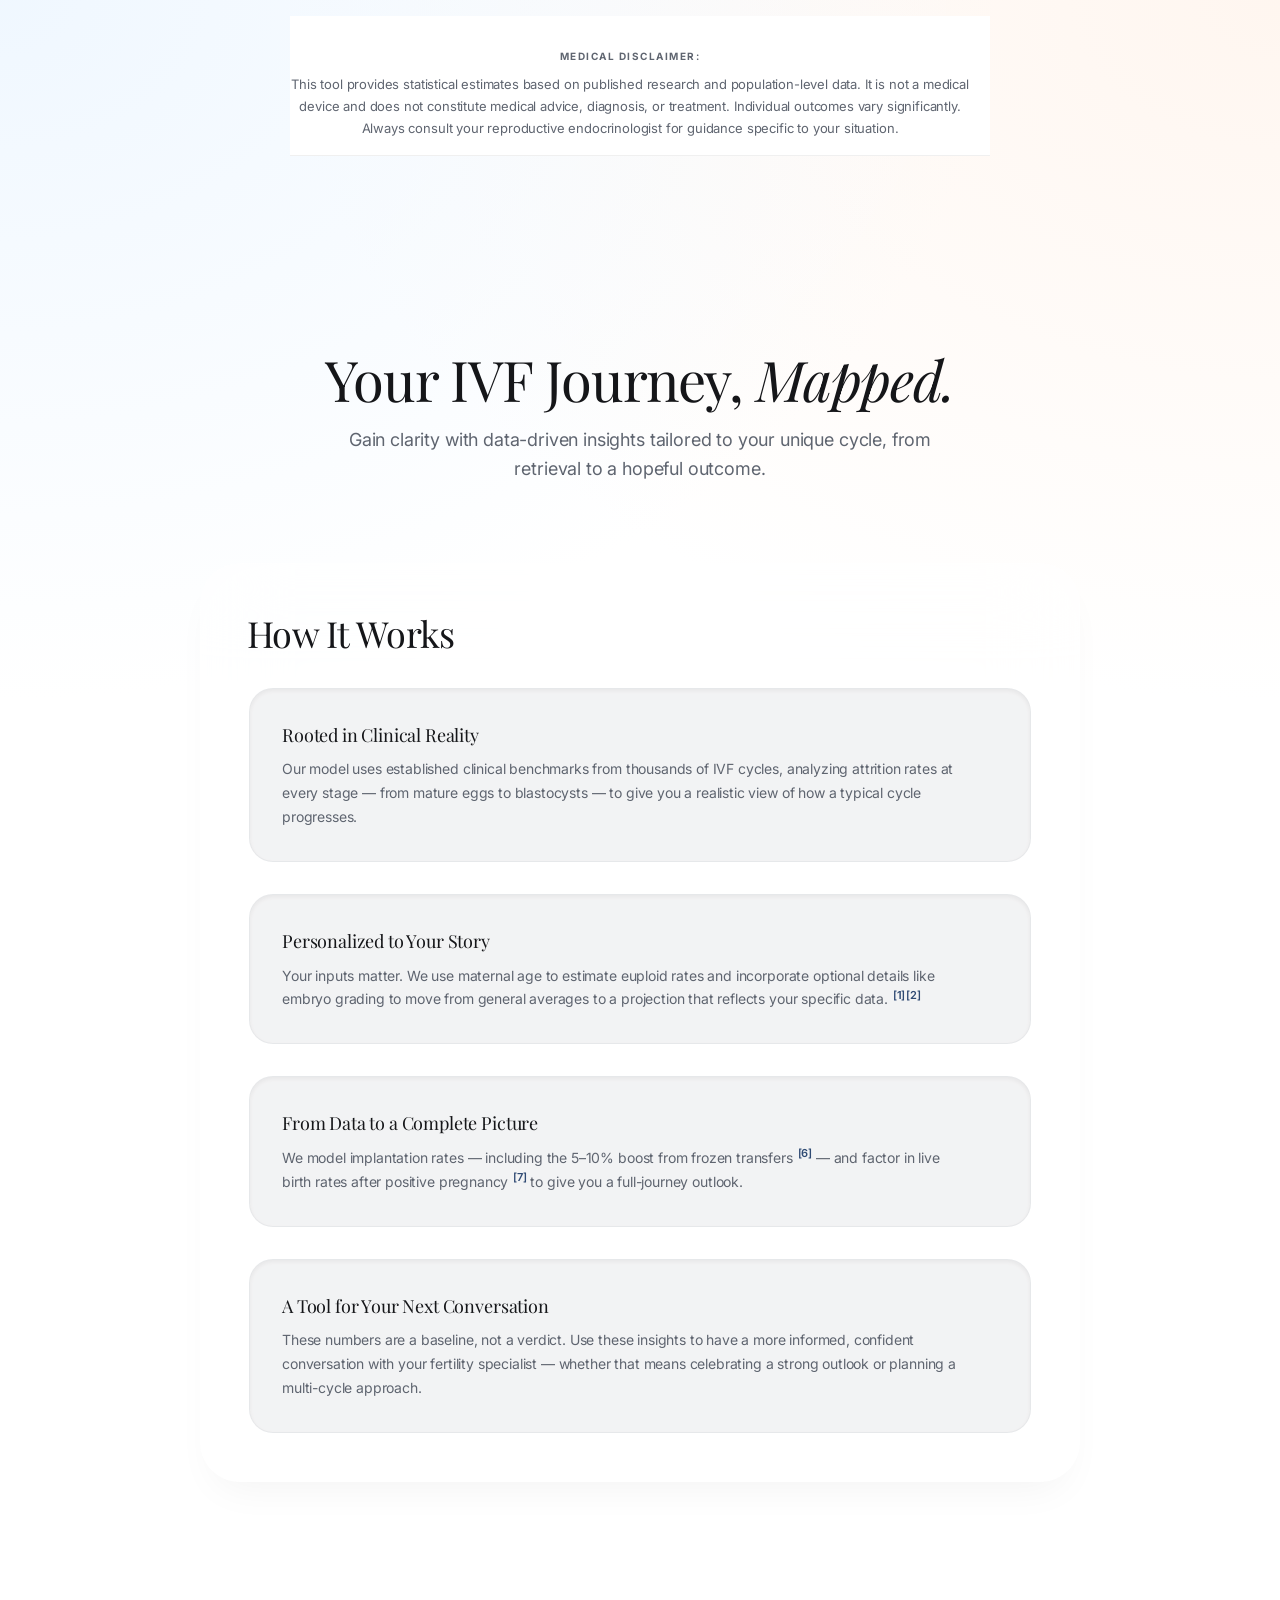
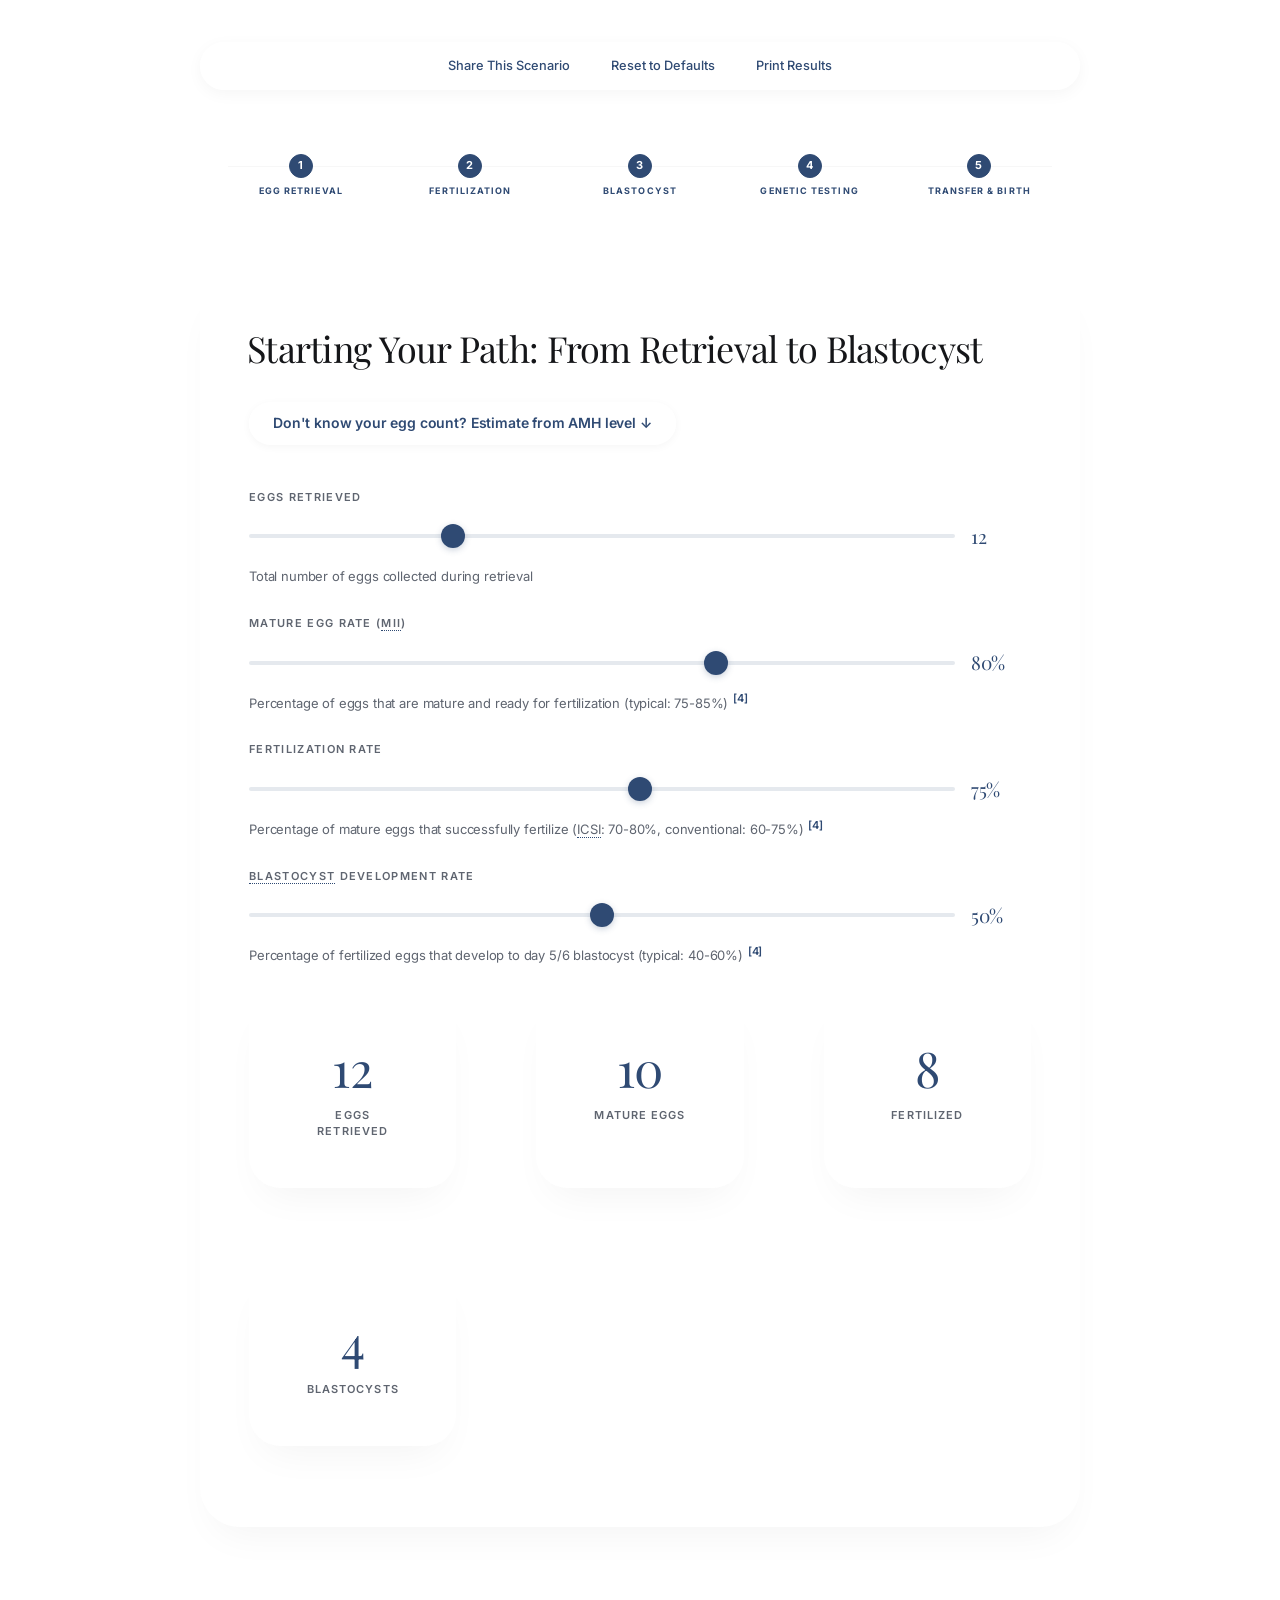
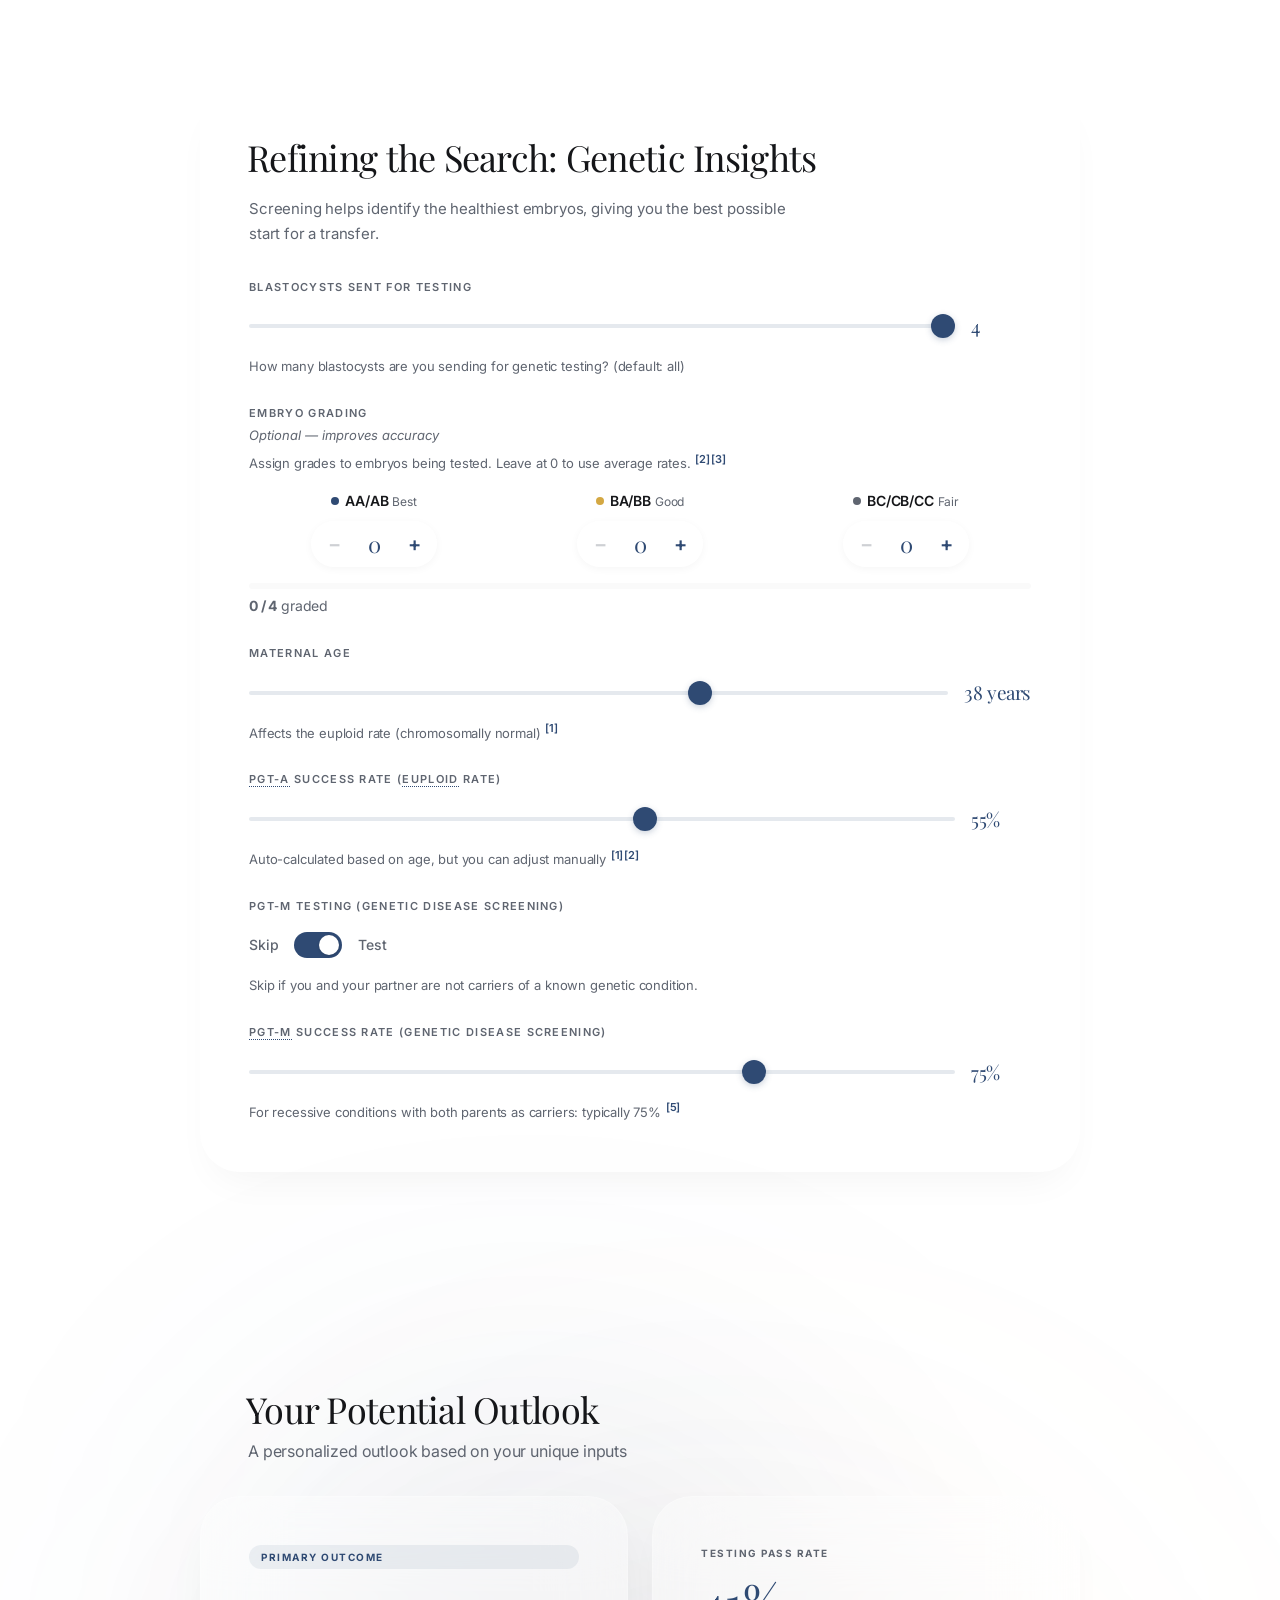
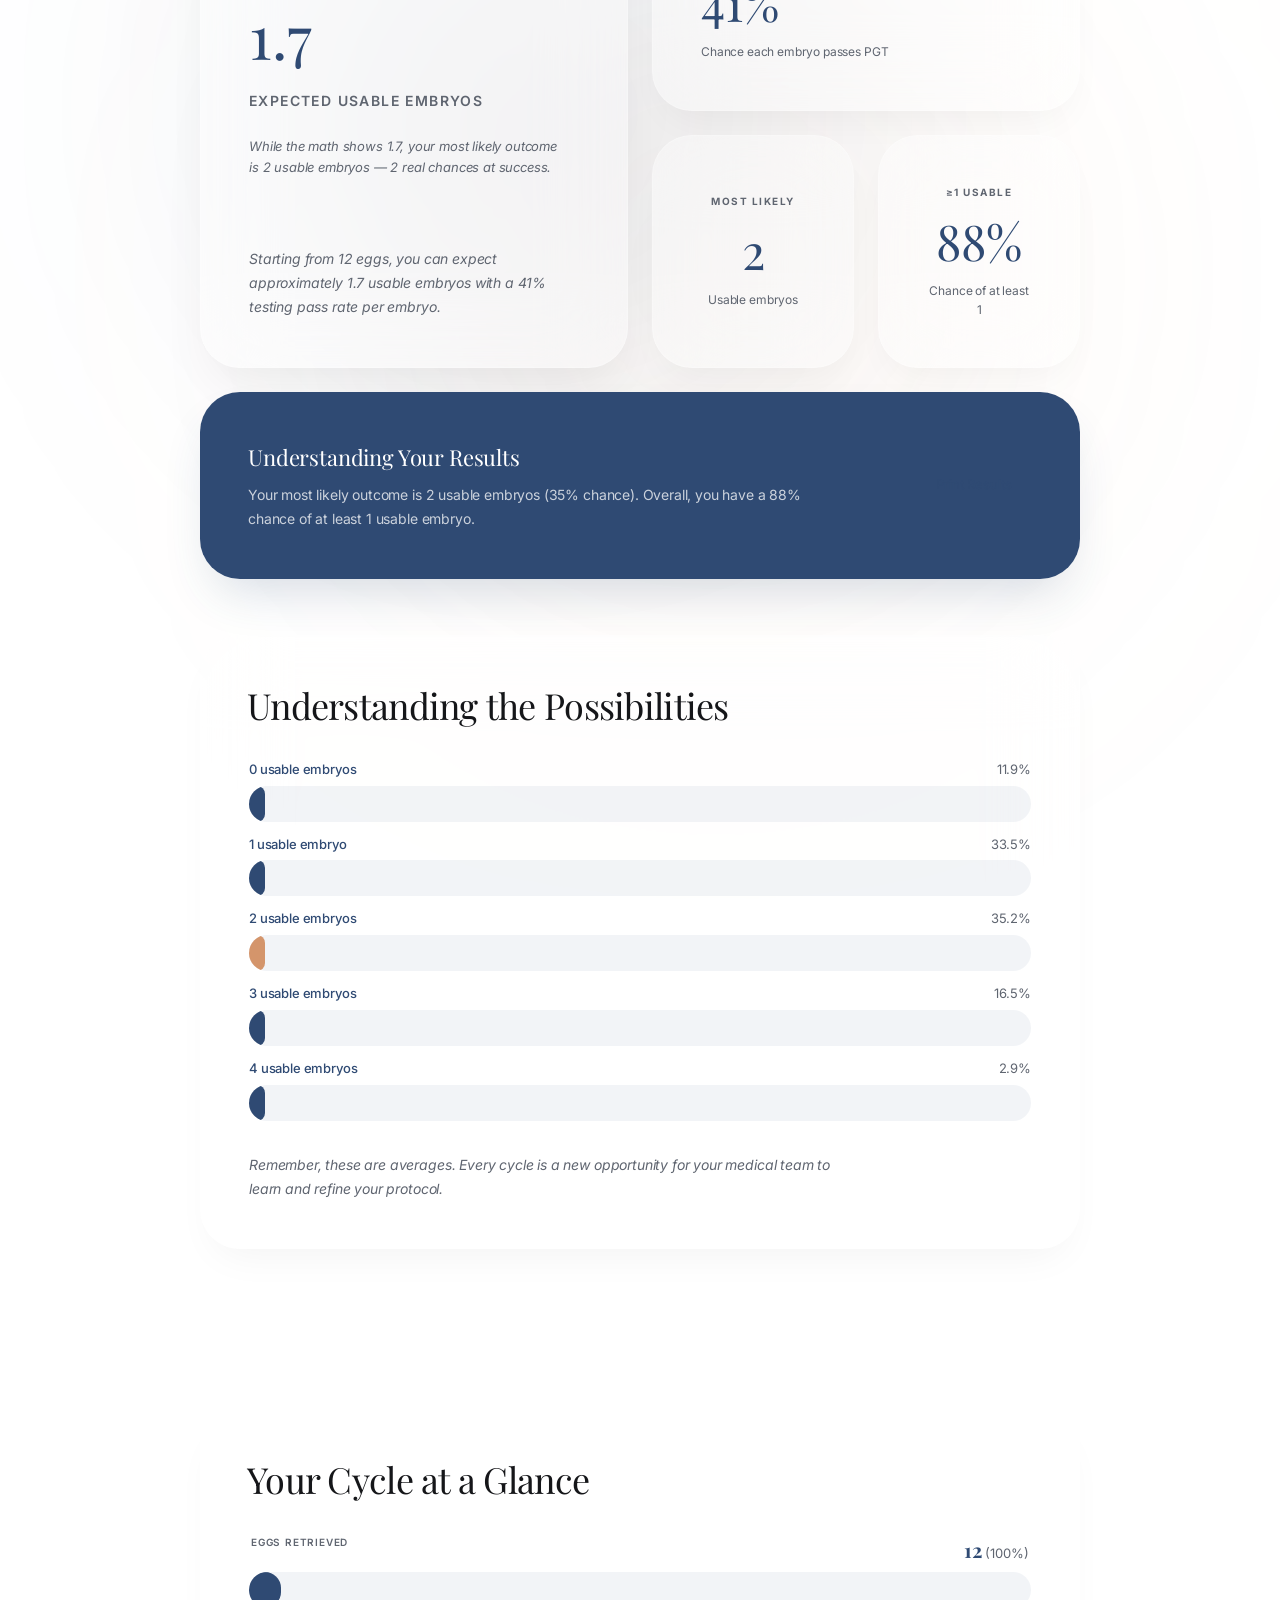
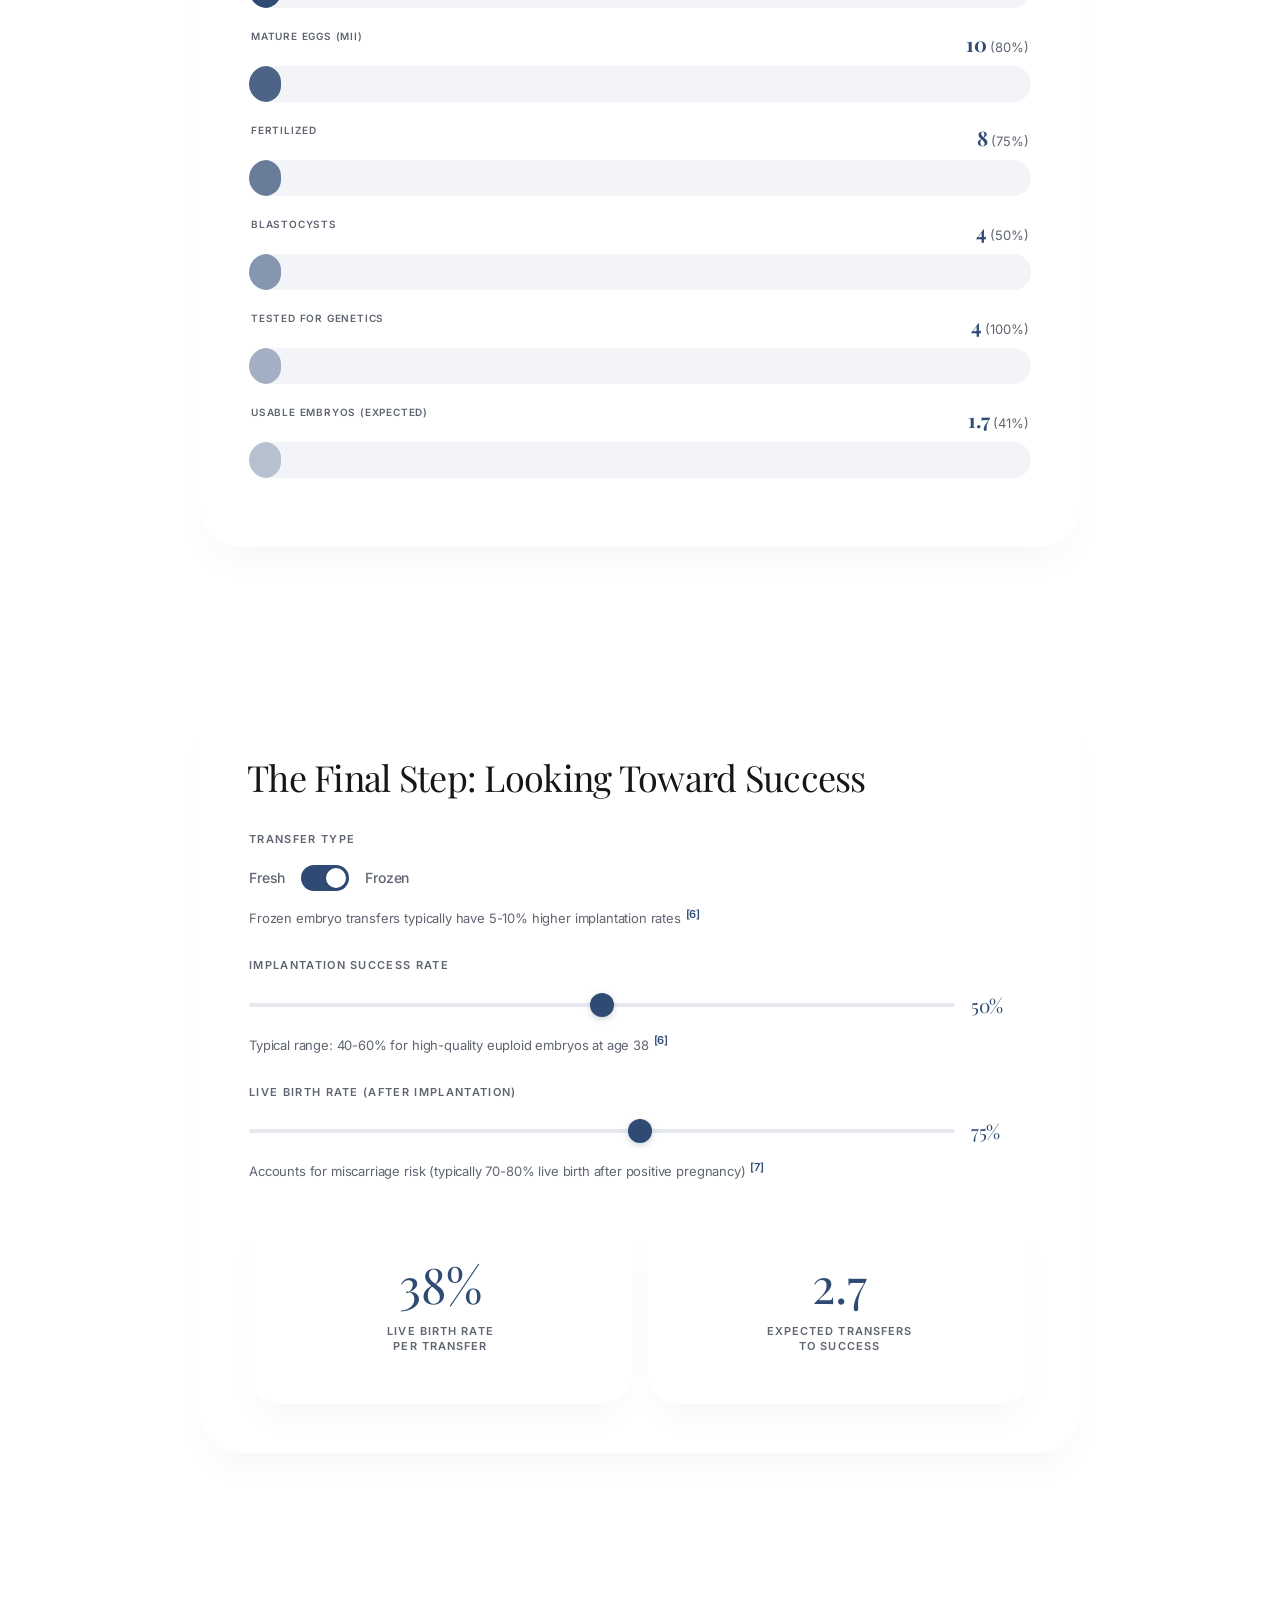
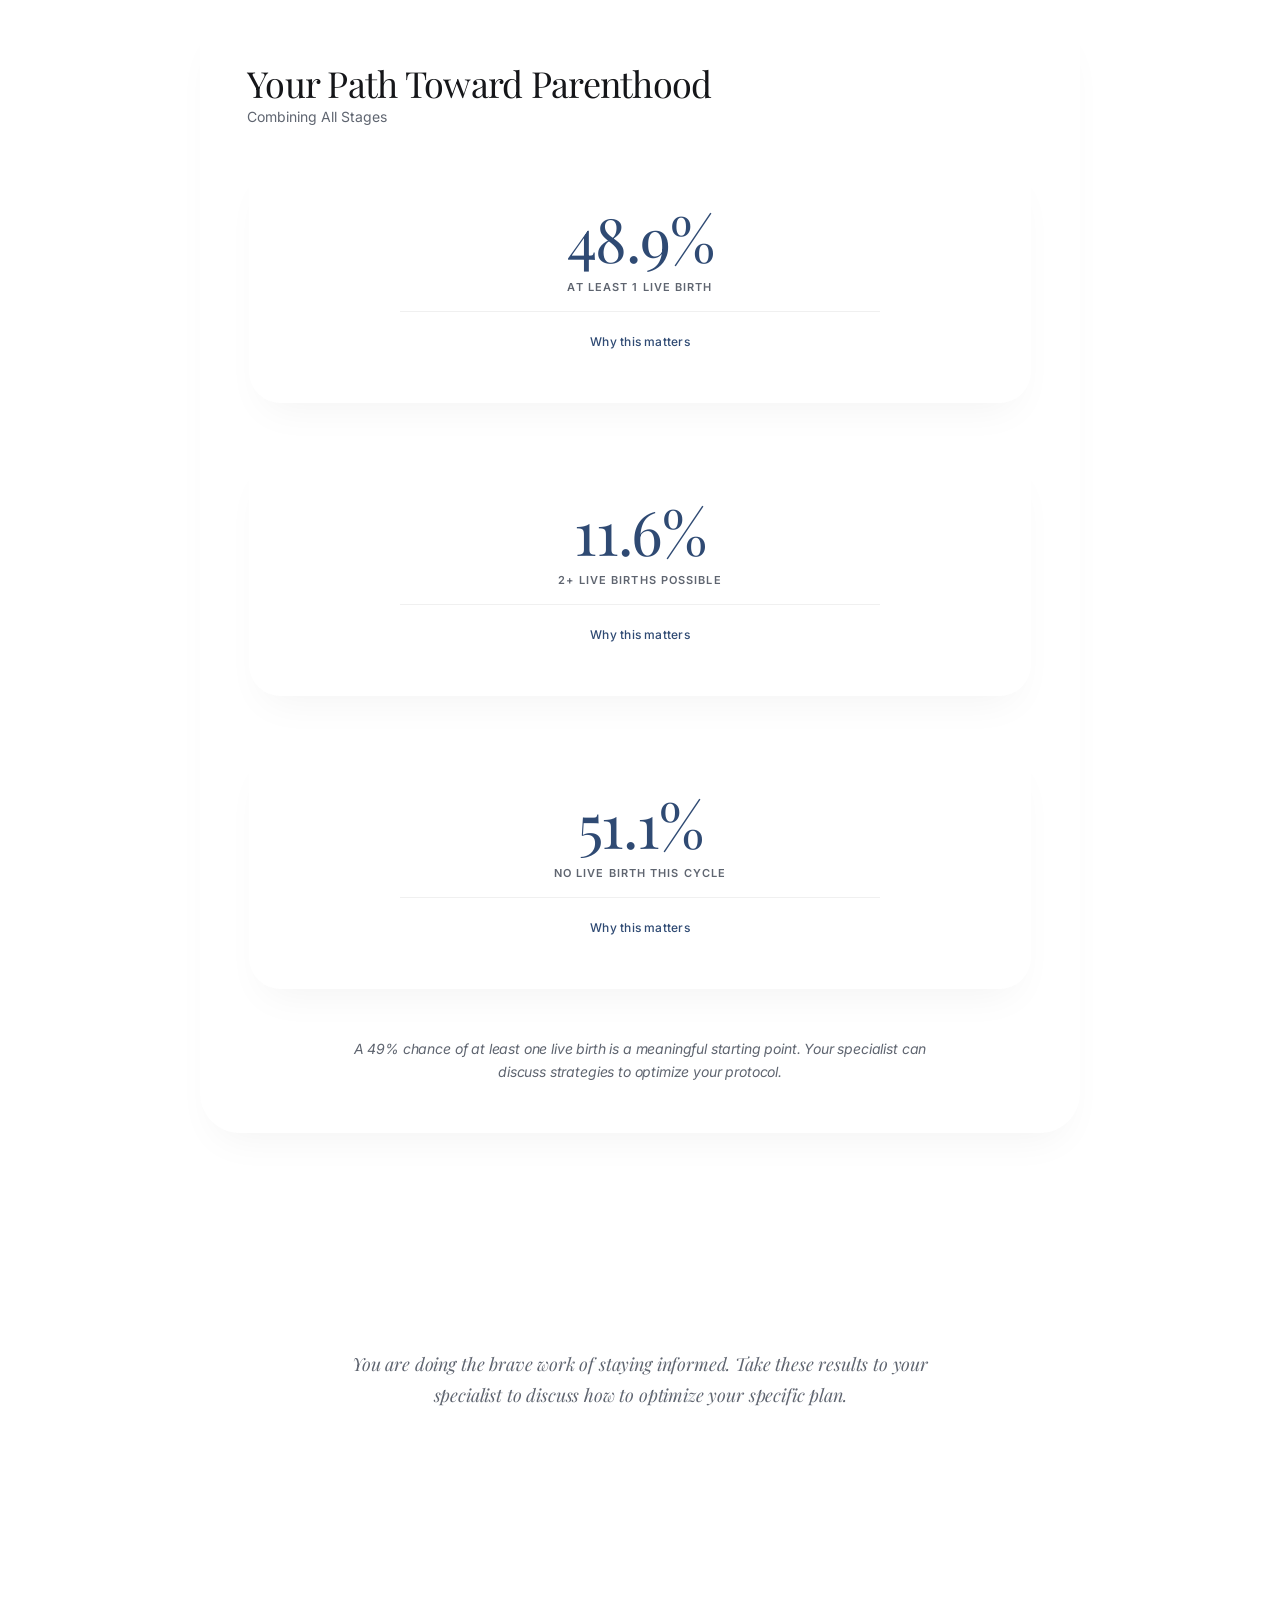
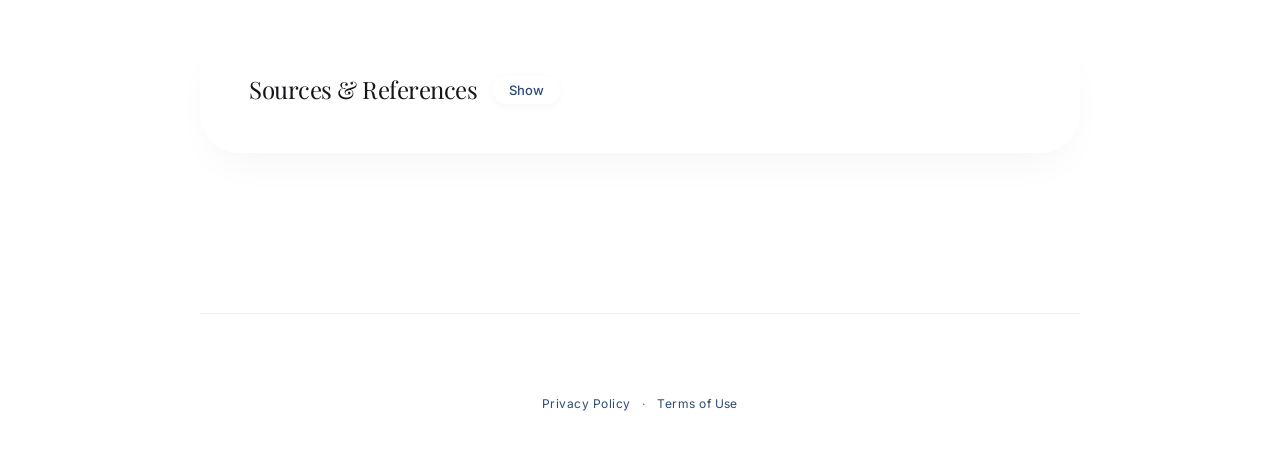
<file: index.html>
<!DOCTYPE html>
<html lang="en">
<head>
    <meta charset="UTF-8">
    <meta name="viewport" content="width=device-width, initial-scale=1.0">
    <title>IVF Outcome Calculator</title>
    <meta name="description" content="Free IVF outcome calculator with PGT-A and PGT-M genetic testing predictions. Estimate expected embryos, success rates, and live birth probability based on your specific parameters.">
    <meta name="keywords" content="IVF calculator, PGT-A, PGT-M, embryo calculator, IVF success rate, genetic testing, blastocyst, euploid rate, fertility calculator">
    <link rel="canonical" href="https://ivf-outcome-calculator.com/">
    <!-- Open Graph -->
    <meta property="og:title" content="IVF Outcome Calculator — Estimate Your Expected Results">
    <meta property="og:description" content="Calculate expected usable embryos and live birth probability with PGT-A and PGT-M genetic testing.">
    <meta property="og:url" content="https://ivf-outcome-calculator.com/">
    <meta property="og:type" content="website">
    <meta property="og:site_name" content="IVF Outcome Calculator">
    <!-- Twitter Card -->
    <meta name="twitter:card" content="summary_large_image">
    <meta name="twitter:title" content="IVF Outcome Calculator">
    <meta name="twitter:description" content="Calculate expected usable embryos and live birth probability with PGT-A and PGT-M genetic testing.">
    <!-- Schema.org -->
    <script type="application/ld+json">
    {
      "@context": "https://schema.org",
      "@type": "WebApplication",
      "name": "IVF Outcome Calculator",
      "description": "Calculate expected usable embryos based on PGT-A and PGT-M testing with probability distributions and live birth estimates.",
      "url": "https://ivf-outcome-calculator.com/",
      "applicationCategory": "HealthApplication",
      "operatingSystem": "Any",
      "offers": { "@type": "Offer", "price": "0", "priceCurrency": "USD" }
    }
    </script>

    <link rel="icon" type="image/svg+xml" href="/favicon.svg">

    <!-- Google Fonts: preconnect + load -->
    <link rel="preconnect" href="https://fonts.googleapis.com">
    <link rel="preconnect" href="https://fonts.gstatic.com" crossorigin>
    <link href="https://fonts.googleapis.com/css2?family=Inter:wght@300;400;500;600;700&family=Playfair+Display:ital,wght@0,400;0,500;0,600;1,300;1,400&display=swap" rel="stylesheet">

    <link rel="stylesheet" href="style.css?v=6.1">
</head>
<body>
    <div class="aura-bg" aria-hidden="true"></div>
    <div class="container">

        <!-- Medical Disclaimer Banner -->
        <div class="disclaimer-banner" id="disclaimerBanner" role="alert">
            <p><strong>Medical Disclaimer:</strong> This tool provides statistical estimates based on published research and population-level data. It is not a medical device and does not constitute medical advice, diagnosis, or treatment. Individual outcomes vary significantly. Always consult your reproductive endocrinologist for guidance specific to your situation.</p>
        </div>

        <!-- Header -->
        <header class="header">
            <h1>Your IVF Journey, <em>Mapped.</em></h1>
            <p>Gain clarity with data-driven insights tailored to your unique cycle, from retrieval to a hopeful outcome.</p>
        </header>

        <!-- How It Works -->
        <div class="input-section how-it-works-section" aria-label="How It Works">
            <h2>How It Works</h2>

            <div class="info-box how-it-works-card">
                <h3>Rooted in Clinical Reality</h3>
                <p>Our model uses established clinical benchmarks from thousands of IVF cycles, analyzing attrition rates at every stage — from mature eggs to blastocysts — to give you a realistic view of how a typical cycle progresses.</p>
            </div>

            <div class="info-box how-it-works-card">
                <h3>Personalized to Your Story</h3>
                <p>Your inputs matter. We use maternal age to estimate euploid rates and incorporate optional details like embryo grading to move from general averages to a projection that reflects your specific data. <sup class="cite-ref"><a href="#ref-1">[1]</a></sup><sup class="cite-ref"><a href="#ref-2">[2]</a></sup></p>
            </div>

            <div class="info-box how-it-works-card">
                <h3>From Data to a Complete Picture</h3>
                <p>We model implantation rates — including the 5–10% boost from frozen transfers <sup class="cite-ref"><a href="#ref-6">[6]</a></sup> — and factor in live birth rates after positive pregnancy <sup class="cite-ref"><a href="#ref-7">[7]</a></sup> to give you a full-journey outlook.</p>
            </div>

            <div class="info-box how-it-works-card">
                <h3>A Tool for Your Next Conversation</h3>
                <p>These numbers are a baseline, not a verdict. Use these insights to have a more informed, confident conversation with your fertility specialist — whether that means celebrating a strong outlook or planning a multi-cycle approach.</p>
            </div>
        </div>

        <!-- Toolbar -->
        <div class="toolbar">
            <button class="btn btn-secondary" id="shareBtn">Share This Scenario</button>
            <button class="btn btn-secondary" id="resetBtn">Reset to Defaults</button>
            <button class="btn btn-secondary" id="printBtn">Print Results</button>
        </div>

        <main class="content">

            <!-- Stage Timeline -->
            <div class="stage-indicator" aria-label="IVF process stages">
                <div class="stage active">
                    <div class="stage-number">1</div>
                    <div>Egg Retrieval</div>
                </div>
                <div class="stage active">
                    <div class="stage-number">2</div>
                    <div>Fertilization</div>
                </div>
                <div class="stage active">
                    <div class="stage-number">3</div>
                    <div>Blastocyst</div>
                </div>
                <div class="stage active">
                    <div class="stage-number">4</div>
                    <div>Genetic Testing</div>
                </div>
                <div class="stage active">
                    <div class="stage-number">5</div>
                    <div>Transfer &amp; Birth</div>
                </div>
            </div>

            <!-- Retrieval to Blastocyst -->
            <div class="input-section pristine" aria-label="Starting Your Path: From Retrieval to Blastocyst">
                <h2>Starting Your Path: From Retrieval to Blastocyst</h2>

                <div class="input-group">
                    <a href="#" class="amh-toggle" id="amhToggle">Don't know your egg count? Estimate from AMH level &darr;</a>
                    <div class="amh-panel" id="amhPanel" style="display:none;">
                        <div class="amh-inputs">
                            <div class="amh-input-group">
                                <label for="amhAge">Your Age</label>
                                <input type="number" id="amhAge" min="25" max="45" value="38">
                            </div>
                            <div class="amh-input-group">
                                <label for="amhLevel">AMH Level (ng/mL)</label>
                                <input type="number" id="amhLevel" min="0.1" max="15" step="0.1" placeholder="e.g. 2.5">
                            </div>
                        </div>
                        <div class="help-text" id="amhResult"></div>
                    </div>
                </div>

                <div class="input-group">
                    <label for="eggsRetrieved">Eggs Retrieved</label>
                    <div class="input-row">
                        <input type="range" id="eggsRetrieved" min="1" max="40" value="12" aria-valuemin="1" aria-valuemax="40" aria-valuenow="12">
                        <div class="value-display"><span id="eggsRetrievedValue">12</span></div>
                    </div>
                    <div class="help-text">Total number of eggs collected during retrieval</div>
                </div>

                <div class="input-group">
                    <label for="maturityRate">Mature Egg Rate (<span class="glossary-term" tabindex="0" data-tooltip="Metaphase II — a mature egg ready for fertilization">MII</span>)</label>
                    <div class="input-row">
                        <input type="range" id="maturityRate" min="50" max="95" value="80" aria-valuemin="50" aria-valuemax="95" aria-valuenow="80">
                        <div class="value-display"><span id="maturityRateValue">80</span>%</div>
                    </div>
                    <div class="help-text">Percentage of eggs that are mature and ready for fertilization (typical: 75-85%) <sup class="cite-ref"><a href="#ref-4">[4]</a></sup></div>
                </div>

                <div class="input-group">
                    <label for="fertilizationRate">Fertilization Rate</label>
                    <div class="input-row">
                        <input type="range" id="fertilizationRate" min="50" max="95" value="75" aria-valuemin="50" aria-valuemax="95" aria-valuenow="75">
                        <div class="value-display"><span id="fertilizationRateValue">75</span>%</div>
                    </div>
                    <div class="help-text">Percentage of mature eggs that successfully fertilize (<span class="glossary-term" tabindex="0" data-tooltip="Intracytoplasmic Sperm Injection — direct injection of sperm into egg">ICSI</span>: 70-80%, conventional: 60-75%) <sup class="cite-ref"><a href="#ref-4">[4]</a></sup></div>
                </div>

                <div class="input-group">
                    <label for="blastocystRate"><span class="glossary-term" tabindex="0" data-tooltip="Day 5-6 embryo with ~100+ cells, ready for transfer or biopsy">Blastocyst</span> Development Rate</label>
                    <div class="input-row">
                        <input type="range" id="blastocystRate" min="30" max="70" value="50" aria-valuemin="30" aria-valuemax="70" aria-valuenow="50">
                        <div class="value-display"><span id="blastocystRateValue">50</span>%</div>
                    </div>
                    <div class="help-text">Percentage of fertilized eggs that develop to day 5/6 blastocyst (typical: 40-60%) <sup class="cite-ref"><a href="#ref-4">[4]</a></sup></div>
                </div>

                <!-- Summary Stats -->
                <div class="stat-grid">
                    <div class="stat-card">
                        <div class="stat-value" id="eggsRetrievedStat">12</div>
                        <div class="stat-label">Eggs Retrieved</div>
                    </div>
                    <div class="stat-card">
                        <div class="stat-value" id="matureEggs">10</div>
                        <div class="stat-label">Mature Eggs</div>
                    </div>
                    <div class="stat-card">
                        <div class="stat-value" id="fertilizedEggs">7</div>
                        <div class="stat-label">Fertilized</div>
                    </div>
                    <div class="stat-card">
                        <div class="stat-value" id="blastocysts">4</div>
                        <div class="stat-label">Blastocysts</div>
                    </div>
                </div>
            </div>

            <!-- Genetic Testing -->
            <div class="input-section" aria-label="Refining the Search: Genetic Insights">
                <h2>Refining the Search: Genetic Insights</h2>
                <p class="section-intro-copy">Screening helps identify the healthiest embryos, giving you the best possible start for a transfer.</p>

                <div class="input-group">
                    <label for="embryoCount">Blastocysts Sent for Testing</label>
                    <div class="input-row">
                        <input type="range" id="embryoCount" min="1" max="20" value="4" aria-valuemin="1" aria-valuemax="20" aria-valuenow="4">
                        <div class="value-display"><span id="embryoCountValue">4</span></div>
                    </div>
                    <div class="help-text">How many blastocysts are you sending for genetic testing? (default: all)</div>
                </div>

                <div class="input-group">
                    <label id="label-grading">Embryo Grading<span class="label-hint">Optional — improves accuracy</span></label>
                    <div class="help-text">Assign grades to embryos being tested. Leave at 0 to use average rates. <sup class="cite-ref"><a href="#ref-2">[2]</a></sup><sup class="cite-ref"><a href="#ref-3">[3]</a></sup></div>
                    <div class="grade-stepper-grid">
                        <div class="grade-stepper-group">
                            <div class="grade-stepper-label">
                                <span class="grade-quality grade-quality-best"></span>
                                <span>AA/AB <span class="grade-quality-text">Best</span></span>
                            </div>
                            <div class="stepper">
                                <button type="button" class="stepper-btn stepper-dec" data-target="gradeAA" aria-label="Decrease AA/AB count">&minus;</button>
                                <span class="stepper-value" id="gradeAADisplay">0</span>
                                <button type="button" class="stepper-btn stepper-inc" data-target="gradeAA" aria-label="Increase AA/AB count">+</button>
                            </div>
                            <input type="number" id="gradeAA" min="0" max="20" value="0" hidden>
                        </div>
                        <div class="grade-stepper-group">
                            <div class="grade-stepper-label">
                                <span class="grade-quality grade-quality-good"></span>
                                <span>BA/BB <span class="grade-quality-text">Good</span></span>
                            </div>
                            <div class="stepper">
                                <button type="button" class="stepper-btn stepper-dec" data-target="gradeBA" aria-label="Decrease BA/BB count">&minus;</button>
                                <span class="stepper-value" id="gradeBADisplay">0</span>
                                <button type="button" class="stepper-btn stepper-inc" data-target="gradeBA" aria-label="Increase BA/BB count">+</button>
                            </div>
                            <input type="number" id="gradeBA" min="0" max="20" value="0" hidden>
                        </div>
                        <div class="grade-stepper-group">
                            <div class="grade-stepper-label">
                                <span class="grade-quality grade-quality-fair"></span>
                                <span>BC/CB/CC <span class="grade-quality-text">Fair</span></span>
                            </div>
                            <div class="stepper">
                                <button type="button" class="stepper-btn stepper-dec" data-target="gradeBC" aria-label="Decrease BC/CB/CC count">&minus;</button>
                                <span class="stepper-value" id="gradeBCDisplay">0</span>
                                <button type="button" class="stepper-btn stepper-inc" data-target="gradeBC" aria-label="Increase BC/CB/CC count">+</button>
                            </div>
                            <input type="number" id="gradeBC" min="0" max="20" value="0" hidden>
                        </div>
                    </div>
                    <div class="grade-progress">
                        <div class="grade-progress-bar">
                            <div class="grade-progress-fill grade-fill-aa" id="gradeFillAA"></div>
                            <div class="grade-progress-fill grade-fill-ba" id="gradeFillBA"></div>
                            <div class="grade-progress-fill grade-fill-bc" id="gradeFillBC"></div>
                        </div>
                        <div class="grade-progress-label"><strong><span id="totalEmbryos">0</span> / <span id="blastocystLimit">4</span></strong> graded</div>
                    </div>
                </div>

                <div class="input-group">
                    <label for="maternalAge">Maternal Age</label>
                    <div class="input-row">
                        <input type="range" id="maternalAge" min="25" max="45" value="38" aria-valuemin="25" aria-valuemax="45" aria-valuenow="38">
                        <div class="value-display"><span id="maternalAgeValue">38</span> years</div>
                    </div>
                    <div class="help-text">Affects the euploid rate (chromosomally normal) <sup class="cite-ref"><a href="#ref-1">[1]</a></sup></div>
                </div>

                <div class="input-group">
                    <label for="euploidRate"><span class="glossary-term" tabindex="0" data-tooltip="Preimplantation Genetic Testing for Aneuploidy — screens for chromosome number">PGT-A</span> Success Rate (<span class="glossary-term" tabindex="0" data-tooltip="Having the normal number of chromosomes (46 in humans)">Euploid</span> Rate)</label>
                    <div class="input-row">
                        <input type="range" id="euploidRate" min="10" max="90" value="55" aria-valuemin="10" aria-valuemax="90" aria-valuenow="55">
                        <div class="value-display"><span id="euploidRateValue">55</span>%</div>
                    </div>
                    <div class="help-text">Auto-calculated based on age, but you can adjust manually <sup class="cite-ref"><a href="#ref-1">[1]</a></sup><sup class="cite-ref"><a href="#ref-2">[2]</a></sup></div>
                </div>

                <div class="input-group">
                    <label>PGT-M Testing (Genetic Disease Screening)</label>
                    <div class="toggle-switch">
                        <span class="toggle-label">Skip</span>
                        <label class="switch">
                            <input type="checkbox" id="doPgtM" checked role="switch" aria-label="PGT-M genetic disease screening">
                            <span class="slider-toggle"></span>
                        </label>
                        <span class="toggle-label">Test</span>
                    </div>
                    <div class="help-text">Skip if you and your partner are not carriers of a known genetic condition.</div>
                </div>

                <div class="input-group" id="pgtmGroup">
                    <label for="pgtmRate"><span class="glossary-term" tabindex="0" data-tooltip="Preimplantation Genetic Testing for Monogenic disorders — screens for specific genetic diseases">PGT-M</span> Success Rate (Genetic Disease Screening)</label>
                    <div class="input-row">
                        <input type="range" id="pgtmRate" min="10" max="100" value="75" aria-valuemin="10" aria-valuemax="100" aria-valuenow="75">
                        <div class="value-display"><span id="pgtmRateValue">75</span>%</div>
                    </div>
                    <div class="help-text">For recessive conditions with both parents as carriers: typically 75% <sup class="cite-ref"><a href="#ref-5">[5]</a></sup></div>
                </div>
            </div>

            <!-- Expected Outcomes -->
            <div class="bento-wrapper">
                <div class="bento-blob bento-blob-1" aria-hidden="true"></div>
                <div class="bento-blob bento-blob-2" aria-hidden="true"></div>
                <div class="bento-header">
                    <h2>Your Potential Outlook</h2>
                    <p>A personalized outlook based on your unique inputs</p>
                </div>

            <div class="bento-grid" aria-label="Your Potential Outlook">
                <!-- Hero Score (2×2) -->
                <div class="bento-card bento-hero">
                    <span class="bento-badge">Primary Outcome</span>
                    <div class="stat-value" id="expectedValue" aria-live="polite">2.5</div>
                    <div class="stat-label">Expected Usable Embryos</div>
                    <p class="bento-decimal-insight" id="decimalInsight"></p>
                    <hr class="insight-separator">
                    <p class="bento-insight" id="bentoHeroInsight">Your projected outcome based on current parameters.</p>
                </div>

                <!-- Wide Stat (2×1) — Testing Pass Rate -->
                <div class="bento-card bento-wide">
                    <span class="bento-label">Testing Pass Rate</span>
                    <div class="bento-wide-content">
                        <div>
                            <div class="stat-value bento-stat-medium" id="combinedProb" aria-live="polite">41%</div>
                            <p class="bento-sublabel">Chance each embryo passes PGT</p>
                        </div>
                    </div>
                    <div id="gradeBreakdown" style="margin-top: 15px; display: none;">
                        <div class="grade-breakdown-panel">
                            <div class="grade-breakdown-title">Expected Usable by Grade:</div>
                            <div id="gradeBreakdownContent" class="grade-breakdown-content"></div>
                        </div>
                    </div>
                </div>

                <!-- Standard Stat (1×1) — Most Likely -->
                <div class="bento-card bento-standard">
                    <span class="bento-label">Most Likely</span>
                    <div class="stat-value bento-stat-compact" id="mostLikely" aria-live="polite">2-3</div>
                    <p class="bento-sublabel">Usable embryos</p>
                </div>

                <!-- At Least 1 Usable (1×1) -->
                <div class="bento-card bento-standard">
                    <span class="bento-label">≥1 Usable</span>
                    <div class="stat-value bento-stat-compact" id="bentoAtLeast1" aria-live="polite">98%</div>
                    <p class="bento-sublabel">Chance of at least 1</p>
                </div>

                <!-- Expert Insight (4×1 full-width CTA) -->
                <div class="bento-card bento-cta">
                    <div class="bento-cta-content">
                        <h3 class="bento-cta-title">Understanding Your Results</h3>
                        <p class="bento-cta-text" id="interpretation"></p>
                    </div>
                    <button class="btn btn-secondary bento-cta-btn" onclick="window.print()" aria-label="Print your results">Print Results</button>
                </div>
            </div>
            </div> <!-- /.bento-wrapper -->

            <!-- Probability Distribution -->
            <div class="chart-section" aria-label="Understanding the Possibilities">
                <h2>Understanding the Possibilities</h2>
                <div id="probabilityBars"></div>
                <p class="section-micro-copy">Remember, these are averages. Every cycle is a new opportunity for your medical team to learn and refine your protocol.</p>
            </div>

            <!-- Funnel Chart -->
            <div class="chart-section" aria-label="Your Cycle at a Glance">
                <h2>Your Cycle at a Glance</h2>
                <div id="funnelChart"></div>
            </div>

            <!-- Transfer & Pregnancy -->
            <div class="pregnancy-section" aria-label="The Final Step: Looking Toward Success">
                <h2>The Final Step: Looking Toward Success</h2>

                <div class="input-group">
                    <label>Transfer Type</label>
                    <div class="toggle-switch">
                        <span class="toggle-label">Fresh</span>
                        <label class="switch">
                            <input type="checkbox" id="frozenTransfer" checked role="switch" aria-label="Transfer type: fresh or frozen">
                            <span class="slider-toggle"></span>
                        </label>
                        <span class="toggle-label">Frozen</span>
                    </div>
                    <div class="help-text">Frozen embryo transfers typically have 5-10% higher implantation rates <sup class="cite-ref"><a href="#ref-6">[6]</a></sup></div>
                </div>

                <div class="input-group">
                    <label for="implantationRate">Implantation Success Rate</label>
                    <div class="input-row">
                        <input type="range" id="implantationRate" min="20" max="80" value="50" aria-valuemin="20" aria-valuemax="80" aria-valuenow="50">
                        <div class="value-display"><span id="implantationRateValue">50</span>%</div>
                    </div>
                    <div class="help-text">
                        Typical range: 40-60% for high-quality euploid embryos at age 38 <sup class="cite-ref"><a href="#ref-6">[6]</a></sup>
                    </div>
                </div>

                <div class="input-group">
                    <label for="liveBirthRate">Live Birth Rate (After Implantation)</label>
                    <div class="input-row">
                        <input type="range" id="liveBirthRate" min="50" max="95" value="75" aria-valuemin="50" aria-valuemax="95" aria-valuenow="75">
                        <div class="value-display"><span id="liveBirthRateValue">75</span>%</div>
                    </div>
                    <div class="help-text">
                        Accounts for miscarriage risk (typically 70-80% live birth after positive pregnancy) <sup class="cite-ref"><a href="#ref-7">[7]</a></sup>
                    </div>
                </div>

                <div class="pregnancy-stats">
                    <div class="stat-card">
                        <div class="stat-value" id="perTransferSuccess" aria-live="polite">38%</div>
                        <div class="stat-label">Live Birth Rate<br>Per Transfer</div>
                    </div>
                    <div class="stat-card">
                        <div class="stat-value" id="expectedTransfers" aria-live="polite">2.6</div>
                        <div class="stat-label">Expected Transfers<br>to Success</div>
                    </div>
                </div>
            </div>

            <!-- Overall Pregnancy Outcomes -->
            <div class="pregnancy-outcomes" aria-label="Your Path Toward Parenthood">
                <h2>Your Path Toward Parenthood <span class="heading-subtitle">Combining All Stages</span></h2>

                <div class="outcome-grid">
                    <div class="outcome-card">
                        <div class="outcome-prob" id="atLeast1Birth" aria-live="polite">--</div>
                        <div class="outcome-label">At Least 1 Live Birth</div>
                        <hr class="insight-separator">
                        <button class="outcome-toggle" aria-label="Why this matters — at least 1 live birth probability">Why this matters</button>
                        <div class="outcome-description" id="atLeast1Description"></div>
                    </div>

                    <div class="outcome-card">
                        <div class="outcome-prob" id="atLeast2Births" aria-live="polite">--</div>
                        <div class="outcome-label">2+ Live Births Possible</div>
                        <hr class="insight-separator">
                        <button class="outcome-toggle" aria-label="Why this matters — 2+ live births probability">Why this matters</button>
                        <div class="outcome-description" id="atLeast2Description"></div>
                    </div>

                    <div class="outcome-card">
                        <div class="outcome-prob" id="noSuccess" aria-live="polite">--</div>
                        <div class="outcome-label">No Live Birth This Cycle</div>
                        <hr class="insight-separator">
                        <button class="outcome-toggle" aria-label="Why this matters — no live birth this cycle">Why this matters</button>
                        <div class="outcome-description" id="noSuccessDescription">The chance that none of this cycle's embryos result in a live birth. Many families succeed on a subsequent cycle with refined protocols.</div>
                    </div>
                </div>
                <p class="section-micro-copy cumulative-context" id="cumulativeContext"></p>

            </div>

            <!-- Results Sign-Off -->
            <div class="results-signoff" aria-label="Closing encouragement">
                <p>You are doing the brave work of staying informed. Take these results to your specialist to discuss how to optimize your specific plan.</p>
            </div>

            <!-- Sources & References -->
            <div class="references-section" id="referencesSection" aria-label="Sources and References">
                <h2>Sources &amp; References <button class="toggle-references" id="toggleReferences">Show</button></h2>
                <div id="referencesList"></div>
            </div>

        </main>

        <footer class="site-footer">
            <a href="privacy.html">Privacy Policy</a>
            <span class="footer-separator">&middot;</span>
            <a href="terms.html">Terms of Use</a>
        </footer>
    </div>

    <script src="script.js?v=3.0"></script>
</body>
</html>
</file>
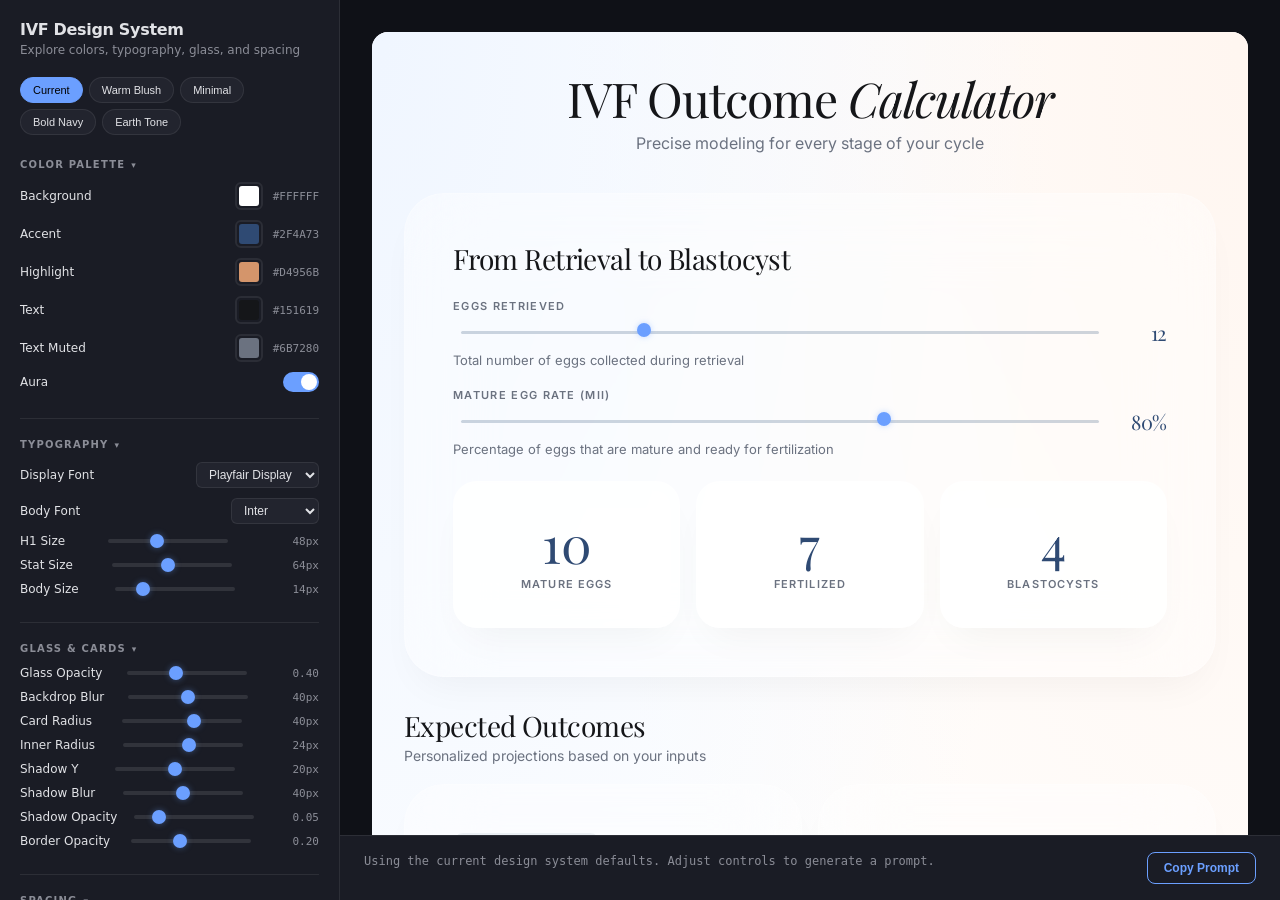
<file: design-playground.html>
<!DOCTYPE html>
<html lang="en">
<head>
<meta charset="UTF-8">
<meta name="viewport" content="width=device-width, initial-scale=1.0">
<title>IVF Calculator — Design System Playground</title>
<style>
  /* === Dark theme shell === */
  *, *::before, *::after { margin: 0; padding: 0; box-sizing: border-box; }

  :root {
    --shell-bg: #0f1117;
    --shell-surface: #1a1c25;
    --shell-border: rgba(255,255,255,0.08);
    --shell-text: #e1e2e6;
    --shell-muted: #8b8d97;
    --shell-accent: #6b9fff;
    --ctrl-bg: #22242e;
    --ctrl-hover: #2a2d38;
  }

  html, body { height: 100%; overflow: hidden; }

  body {
    font-family: -apple-system, BlinkMacSystemFont, 'Segoe UI', system-ui, sans-serif;
    background: var(--shell-bg);
    color: var(--shell-text);
    display: grid;
    grid-template-columns: 340px 1fr;
    grid-template-rows: 1fr auto;
    height: 100vh;
  }

  /* === Controls Panel === */
  .controls {
    grid-row: 1 / 3;
    overflow-y: auto;
    border-right: 1px solid var(--shell-border);
    padding: 20px;
    background: var(--shell-surface);
  }

  .controls::-webkit-scrollbar { width: 6px; }
  .controls::-webkit-scrollbar-track { background: transparent; }
  .controls::-webkit-scrollbar-thumb { background: rgba(255,255,255,0.1); border-radius: 3px; }

  .controls h1 {
    font-size: 16px;
    font-weight: 600;
    margin-bottom: 4px;
    letter-spacing: -0.02em;
  }

  .controls .subtitle {
    font-size: 12px;
    color: var(--shell-muted);
    margin-bottom: 20px;
  }

  /* Presets */
  .presets {
    display: flex;
    gap: 6px;
    flex-wrap: wrap;
    margin-bottom: 24px;
  }

  .preset-btn {
    font-size: 11px;
    font-weight: 500;
    padding: 6px 12px;
    border-radius: 999px;
    border: 1px solid var(--shell-border);
    background: var(--ctrl-bg);
    color: var(--shell-text);
    cursor: pointer;
    transition: all 0.15s;
  }

  .preset-btn:hover { background: var(--ctrl-hover); border-color: var(--shell-accent); }
  .preset-btn.active { background: var(--shell-accent); color: #000; border-color: var(--shell-accent); }

  /* Control Groups */
  .ctrl-group {
    margin-bottom: 20px;
    border-bottom: 1px solid var(--shell-border);
    padding-bottom: 16px;
  }

  .ctrl-group:last-child { border-bottom: none; }

  .ctrl-group-title {
    font-size: 10px;
    font-weight: 700;
    text-transform: uppercase;
    letter-spacing: 0.12em;
    color: var(--shell-muted);
    margin-bottom: 12px;
    cursor: pointer;
    display: flex;
    align-items: center;
    gap: 6px;
    user-select: none;
  }

  .ctrl-group-title::after {
    content: '▾';
    font-size: 9px;
    transition: transform 0.2s;
  }

  .ctrl-group.collapsed .ctrl-group-title::after { transform: rotate(-90deg); }
  .ctrl-group.collapsed .ctrl-group-body { display: none; }

  .ctrl-row {
    display: flex;
    align-items: center;
    justify-content: space-between;
    margin-bottom: 10px;
  }

  .ctrl-label {
    font-size: 12px;
    color: var(--shell-text);
    flex-shrink: 0;
  }

  .ctrl-value {
    font-size: 11px;
    font-family: 'SF Mono', 'Fira Code', monospace;
    color: var(--shell-muted);
    min-width: 48px;
    text-align: right;
  }

  /* Sliders */
  input[type="range"] {
    -webkit-appearance: none;
    width: 120px;
    height: 4px;
    background: rgba(255,255,255,0.1);
    border-radius: 2px;
    outline: none;
    margin: 0 8px;
  }

  input[type="range"]::-webkit-slider-thumb {
    -webkit-appearance: none;
    width: 14px;
    height: 14px;
    border-radius: 50%;
    background: var(--shell-accent);
    cursor: pointer;
    box-shadow: 0 0 6px rgba(107,159,255,0.4);
  }

  /* Color Pickers */
  .color-ctrl {
    display: flex;
    align-items: center;
    gap: 8px;
  }

  .color-ctrl input[type="color"] {
    -webkit-appearance: none;
    width: 28px;
    height: 28px;
    border: 2px solid var(--shell-border);
    border-radius: 6px;
    cursor: pointer;
    background: transparent;
    padding: 0;
  }

  .color-ctrl input[type="color"]::-webkit-color-swatch-wrapper { padding: 2px; }
  .color-ctrl input[type="color"]::-webkit-color-swatch { border-radius: 3px; border: none; }

  /* Select */
  select {
    font-size: 12px;
    padding: 4px 8px;
    border-radius: 6px;
    border: 1px solid var(--shell-border);
    background: var(--ctrl-bg);
    color: var(--shell-text);
    cursor: pointer;
    outline: none;
  }

  select:focus { border-color: var(--shell-accent); }

  /* Toggles */
  .toggle-ctrl {
    position: relative;
    width: 36px;
    height: 20px;
    cursor: pointer;
  }

  .toggle-ctrl input { display: none; }

  .toggle-track {
    position: absolute;
    inset: 0;
    background: rgba(255,255,255,0.1);
    border-radius: 10px;
    transition: background 0.2s;
  }

  .toggle-ctrl input:checked + .toggle-track { background: var(--shell-accent); }

  .toggle-track::after {
    content: '';
    position: absolute;
    width: 16px;
    height: 16px;
    background: white;
    border-radius: 50%;
    top: 2px;
    left: 2px;
    transition: transform 0.2s;
  }

  .toggle-ctrl input:checked + .toggle-track::after { transform: translateX(16px); }

  /* === Preview Area === */
  .preview-area {
    overflow-y: auto;
    padding: 32px;
    display: flex;
    justify-content: center;
    align-items: flex-start;
  }

  .preview-frame {
    width: 100%;
    max-width: 880px;
    min-height: 100%;
  }

  /* === Prompt Area === */
  .prompt-area {
    border-top: 1px solid var(--shell-border);
    padding: 16px 24px;
    background: var(--shell-surface);
    display: flex;
    align-items: flex-start;
    gap: 12px;
  }

  .prompt-text {
    flex: 1;
    font-family: 'SF Mono', 'Fira Code', monospace;
    font-size: 12px;
    line-height: 1.6;
    color: var(--shell-muted);
    max-height: 80px;
    overflow-y: auto;
    white-space: pre-wrap;
    word-break: break-word;
  }

  .copy-btn {
    font-size: 12px;
    font-weight: 600;
    padding: 8px 16px;
    border-radius: 8px;
    border: 1px solid var(--shell-accent);
    background: transparent;
    color: var(--shell-accent);
    cursor: pointer;
    white-space: nowrap;
    transition: all 0.15s;
    flex-shrink: 0;
  }

  .copy-btn:hover { background: var(--shell-accent); color: #000; }
  .copy-btn.copied { background: #22c55e; border-color: #22c55e; color: #000; }

  /* === Preview Component Styles (injected via CSS vars) === */
  .preview-frame {
    --p-bg: #FFFFFF;
    --p-bg-alt: #FAFAFA;
    --p-text: #151619;
    --p-text-muted: #6B7280;
    --p-accent: #2F4A73;
    --p-accent-light: #4A6FA5;
    --p-accent-bg: rgba(47, 74, 115, 0.08);
    --p-highlight: #D4956B;
    --p-border: rgba(0, 0, 0, 0.03);
    --p-radius-sm: 8px;
    --p-radius-md: 24px;
    --p-radius-lg: 32px;
    --p-radius-card: 40px;
    --p-space-xs: 8px;
    --p-space-sm: 16px;
    --p-space-md: 32px;
    --p-space-lg: 56px;
    --p-space-card: 48px;
    --p-blur: 40px;
    --p-glass-opacity: 0.4;
    --p-glass-border-opacity: 0.2;
    --p-shadow-y: 20px;
    --p-shadow-blur: 40px;
    --p-shadow-opacity: 0.05;
    --p-font-display: 'Playfair Display', Georgia, serif;
    --p-font-body: 'Inter', -apple-system, sans-serif;
  }

  /* === Preview Internals === */
  .pv-page {
    font-family: var(--p-font-body);
    color: var(--p-text);
    padding: 40px 32px;
    border-radius: 16px;
    position: relative;
    overflow: hidden;
    min-height: 600px;
  }

  .pv-aura {
    position: absolute;
    inset: 0;
    pointer-events: none;
    z-index: 0;
  }

  .pv-page > *:not(.pv-aura) { position: relative; z-index: 1; }

  /* Header */
  .pv-header {
    text-align: center;
    margin-bottom: 40px;
  }

  .pv-header h1 {
    font-family: var(--p-font-display);
    font-weight: 400;
    line-height: 1.1;
    letter-spacing: -0.02em;
    color: var(--p-text);
    margin-bottom: 8px;
  }

  .pv-header h1 em { font-style: italic; }

  .pv-header p {
    color: var(--p-text-muted);
    font-weight: 400;
  }

  /* Glass Card */
  .pv-glass-card {
    border-radius: var(--p-radius-card);
    padding: var(--p-space-card);
    margin-bottom: 24px;
    transition: all 0.3s ease;
  }

  .pv-glass-card:hover {
    border-color: rgba(47, 74, 115, 0.15) !important;
  }

  .pv-glass-card h2 {
    font-family: var(--p-font-display);
    font-size: 28px;
    font-weight: 400;
    line-height: 1.2;
    letter-spacing: -0.02em;
    color: var(--p-text);
    margin-bottom: 24px;
  }

  /* Slider Preview */
  .pv-input-group {
    margin-bottom: 20px;
  }

  .pv-input-label {
    display: block;
    font-weight: 600;
    font-size: 11px;
    text-transform: uppercase;
    letter-spacing: 0.12em;
    color: var(--p-text-muted);
    margin-bottom: 6px;
  }

  .pv-input-row {
    display: flex;
    align-items: center;
    gap: 12px;
  }

  .pv-slider {
    flex: 1;
    -webkit-appearance: none;
    height: 3px;
    border-radius: 2px;
    outline: none;
  }

  .pv-slider::-webkit-slider-thumb {
    -webkit-appearance: none;
    width: 20px;
    height: 20px;
    border-radius: 50%;
    background: var(--p-accent);
    cursor: pointer;
    box-shadow: 0 2px 6px rgba(47, 74, 115, 0.25);
  }

  .pv-value-display {
    font-family: var(--p-font-display);
    /* font-size set dynamically by renderPreview() */
    color: var(--p-accent);
    letter-spacing: -0.02em;
    min-width: 48px;
    text-align: right;
  }

  .pv-help-text {
    font-size: 13px;
    color: var(--p-text-muted);
    margin-top: 6px;
  }

  /* Stat Cards */
  .pv-stat-grid {
    display: grid;
    grid-template-columns: repeat(3, 1fr);
    gap: 16px;
    margin-top: 24px;
  }

  .pv-stat-card {
    border-radius: var(--p-radius-lg);
    padding: var(--p-space-card);
    text-align: center;
    transition: all 0.2s ease;
  }

  .pv-stat-card:hover {
    border-color: rgba(47, 74, 115, 0.3) !important;
  }

  .pv-stat-value {
    font-family: var(--p-font-display);
    font-weight: 400;
    color: var(--p-accent);
    line-height: 1.0;
    margin-bottom: 8px;
  }

  .pv-stat-label {
    font-size: 11px;
    font-weight: 600;
    text-transform: uppercase;
    letter-spacing: 0.1em;
    color: var(--p-text-muted);
  }

  /* Badge */
  .pv-badge {
    display: inline-block;
    font-size: 10px;
    font-weight: 700;
    text-transform: uppercase;
    letter-spacing: 0.15em;
    color: var(--p-accent);
    padding: 4px 12px;
    border-radius: 999px;
    margin-bottom: 12px;
  }

  /* Button */
  .pv-btn {
    font-family: var(--p-font-body);
    font-size: 13px;
    font-weight: 500;
    padding: 10px 20px;
    border-radius: 999px;
    cursor: pointer;
    transition: all 0.2s;
    border: none;
  }

  /* Bento Hero */
  .pv-bento-section { margin-top: 32px; }

  .pv-bento-header h2 {
    font-family: var(--p-font-display);
    font-size: 28px;
    font-weight: 400;
    line-height: 1.2;
    letter-spacing: -0.02em;
    color: var(--p-text);
    margin-bottom: 4px;
  }

  .pv-bento-header p {
    font-size: 14px;
    color: var(--p-text-muted);
    margin-bottom: 20px;
  }

  .pv-bento-grid {
    display: grid;
    grid-template-columns: repeat(4, 1fr);
    gap: 16px;
  }

  .pv-bento-hero {
    grid-column: span 2;
    grid-row: span 2;
    display: flex;
    flex-direction: column;
    justify-content: space-between;
    padding: var(--p-space-card);
  }

  /* font-size set dynamically by renderPreview() */

  .pv-bento-wide {
    grid-column: span 2;
    padding: var(--p-space-card);
  }

  .pv-bento-std {
    padding: var(--p-space-card);
    text-align: center;
    display: flex;
    flex-direction: column;
    align-items: center;
    justify-content: center;
  }

  /* .pv-bento-std .pv-stat-value font-size set dynamically */

  .pv-bento-cta {
    grid-column: span 4;
    display: flex;
    align-items: center;
    justify-content: space-between;
    gap: 24px;
    padding: var(--p-space-card);
    color: white;
  }

  .pv-bento-cta h3 {
    font-family: var(--p-font-display);
    font-size: 20px;
    font-weight: 400;
    margin-bottom: 4px;
  }

  .pv-bento-cta p {
    font-size: 13px;
    opacity: 0.75;
  }

  .pv-bento-cta .pv-btn {
    border: 1px solid white;
    background: transparent;
    color: white;
    white-space: nowrap;
  }

  .pv-bento-cta .pv-btn:hover {
    background: white;
  }

  /* Inset card */
  .pv-bento-inset {
    padding: var(--p-space-card);
  }

  .pv-profile-row {
    display: flex;
    justify-content: space-between;
    align-items: center;
    font-size: 13px;
    margin-bottom: 6px;
  }

  .pv-profile-key { color: var(--p-text-muted); }
  .pv-profile-val {
    font-weight: 700;
    font-family: var(--p-font-display);
    /* font-size set dynamically by renderPreview() */
    color: var(--p-text);
  }

  /* Funnel bars */
  .pv-funnel { margin-top: 24px; }

  .pv-funnel-stage { margin-bottom: 16px; }

  .pv-funnel-label {
    display: flex;
    justify-content: space-between;
    font-size: 10px;
    font-weight: 600;
    text-transform: uppercase;
    letter-spacing: 0.08em;
    color: var(--p-text-muted);
    margin-bottom: 4px;
  }

  .pv-funnel-count {
    font-weight: 700;
    /* font-size set dynamically by renderPreview() */
    color: var(--p-accent);
    font-family: var(--p-font-display);
    text-transform: none;
  }

  .pv-funnel-bar-bg {
    height: 40px;
    border-radius: 12px;
    overflow: hidden;
  }

  .pv-funnel-bar {
    height: 100%;
    border-radius: 12px;
    display: flex;
    align-items: center;
    padding: 0 12px;
    color: white;
    font-weight: 600;
    font-size: 13px;
    transition: width 0.5s ease;
  }

  /* Stepper */
  .pv-stepper {
    display: inline-flex;
    align-items: center;
    border-radius: 999px;
    overflow: hidden;
  }

  .pv-stepper-btn {
    width: 36px;
    height: 36px;
    display: flex;
    align-items: center;
    justify-content: center;
    border: none;
    background: transparent;
    color: var(--p-accent);
    font-size: 18px;
    cursor: pointer;
    font-family: var(--p-font-body);
  }

  .pv-stepper-val {
    min-width: 28px;
    text-align: center;
    font-family: var(--p-font-display);
    font-size: 20px;
    color: var(--p-accent);
    padding: 0 4px;
    line-height: 36px;
  }

  /* Separator */
  .pv-sep {
    border: none;
    border-top: 1px solid rgba(0,0,0,0.06);
    margin: 12px auto;
    max-width: 360px;
  }

  .pv-insight {
    font-size: 13px;
    color: var(--p-text-muted);
    font-style: italic;
    line-height: 1.6;
  }

  @media (max-width: 900px) {
    body { grid-template-columns: 1fr; grid-template-rows: auto 1fr auto; }
    .controls { grid-row: auto; max-height: 40vh; border-right: none; border-bottom: 1px solid var(--shell-border); }
    .pv-bento-grid { grid-template-columns: 1fr; }
    .pv-bento-hero, .pv-bento-wide, .pv-bento-cta { grid-column: span 1; }
    .pv-bento-hero { grid-row: span 1; }
    .pv-stat-grid { grid-template-columns: 1fr; }
  }
</style>
<!-- Google Fonts for preview -->
<link rel="preconnect" href="https://fonts.googleapis.com">
<link rel="preconnect" href="https://fonts.gstatic.com" crossorigin>
<link href="https://fonts.googleapis.com/css2?family=Inter:wght@300;400;500;600;700&family=Playfair+Display:ital,wght@0,400;0,500;0,600;1,300;1,400&family=Instrument+Serif&family=DM+Sans:wght@400;500;600;700&family=Crimson+Pro:ital,wght@0,400;0,500;1,400&family=Source+Serif+4:ital,wght@0,400;0,500;1,400&display=swap" rel="stylesheet">
</head>
<body>

<!-- Controls -->
<div class="controls">
  <h1>IVF Design System</h1>
  <p class="subtitle">Explore colors, typography, glass, and spacing</p>

  <!-- Presets -->
  <div class="presets">
    <button class="preset-btn active" data-preset="current">Current</button>
    <button class="preset-btn" data-preset="warm">Warm Blush</button>
    <button class="preset-btn" data-preset="minimal">Minimal</button>
    <button class="preset-btn" data-preset="bold">Bold Navy</button>
    <button class="preset-btn" data-preset="earth">Earth Tone</button>
  </div>

  <!-- Color -->
  <div class="ctrl-group" id="grpColor">
    <div class="ctrl-group-title">Color Palette</div>
    <div class="ctrl-group-body">
      <div class="ctrl-row">
        <span class="ctrl-label">Background</span>
        <div class="color-ctrl">
          <input type="color" id="colorBg" value="#FFFFFF">
          <span class="ctrl-value" id="colorBgVal">#FFFFFF</span>
        </div>
      </div>
      <div class="ctrl-row">
        <span class="ctrl-label">Accent</span>
        <div class="color-ctrl">
          <input type="color" id="colorAccent" value="#2F4A73">
          <span class="ctrl-value" id="colorAccentVal">#2F4A73</span>
        </div>
      </div>
      <div class="ctrl-row">
        <span class="ctrl-label">Highlight</span>
        <div class="color-ctrl">
          <input type="color" id="colorHighlight" value="#D4956B">
          <span class="ctrl-value" id="colorHighlightVal">#D4956B</span>
        </div>
      </div>
      <div class="ctrl-row">
        <span class="ctrl-label">Text</span>
        <div class="color-ctrl">
          <input type="color" id="colorText" value="#151619">
          <span class="ctrl-value" id="colorTextVal">#151619</span>
        </div>
      </div>
      <div class="ctrl-row">
        <span class="ctrl-label">Text Muted</span>
        <div class="color-ctrl">
          <input type="color" id="colorTextMuted" value="#6B7280">
          <span class="ctrl-value" id="colorTextMutedVal">#6B7280</span>
        </div>
      </div>
      <div class="ctrl-row">
        <span class="ctrl-label">Aura</span>
        <label class="toggle-ctrl">
          <input type="checkbox" id="showAura" checked>
          <span class="toggle-track"></span>
        </label>
      </div>
    </div>
  </div>

  <!-- Typography -->
  <div class="ctrl-group" id="grpTypo">
    <div class="ctrl-group-title">Typography</div>
    <div class="ctrl-group-body">
      <div class="ctrl-row">
        <span class="ctrl-label">Display Font</span>
        <select id="fontDisplay">
          <option value="'Playfair Display', Georgia, serif" selected>Playfair Display</option>
          <option value="'Instrument Serif', Georgia, serif">Instrument Serif</option>
          <option value="'Crimson Pro', Georgia, serif">Crimson Pro</option>
          <option value="'Source Serif 4', Georgia, serif">Source Serif 4</option>
          <option value="Georgia, serif">Georgia</option>
        </select>
      </div>
      <div class="ctrl-row">
        <span class="ctrl-label">Body Font</span>
        <select id="fontBody">
          <option value="'Inter', -apple-system, sans-serif" selected>Inter</option>
          <option value="'DM Sans', -apple-system, sans-serif">DM Sans</option>
          <option value="-apple-system, BlinkMacSystemFont, sans-serif">System</option>
        </select>
      </div>
      <div class="ctrl-row">
        <span class="ctrl-label">H1 Size</span>
        <input type="range" id="h1Size" min="32" max="72" value="48">
        <span class="ctrl-value" id="h1SizeVal">48px</span>
      </div>
      <div class="ctrl-row">
        <span class="ctrl-label">Stat Size</span>
        <input type="range" id="statSize" min="36" max="96" value="64">
        <span class="ctrl-value" id="statSizeVal">64px</span>
      </div>
      <div class="ctrl-row">
        <span class="ctrl-label">Body Size</span>
        <input type="range" id="bodySize" min="13" max="18" value="14">
        <span class="ctrl-value" id="bodySizeVal">14px</span>
      </div>
    </div>
  </div>

  <!-- Glass & Cards -->
  <div class="ctrl-group" id="grpGlass">
    <div class="ctrl-group-title">Glass & Cards</div>
    <div class="ctrl-group-body">
      <div class="ctrl-row">
        <span class="ctrl-label">Glass Opacity</span>
        <input type="range" id="glassOpacity" min="0" max="100" value="40">
        <span class="ctrl-value" id="glassOpacityVal">0.40</span>
      </div>
      <div class="ctrl-row">
        <span class="ctrl-label">Backdrop Blur</span>
        <input type="range" id="backdropBlur" min="0" max="80" value="40">
        <span class="ctrl-value" id="backdropBlurVal">40px</span>
      </div>
      <div class="ctrl-row">
        <span class="ctrl-label">Card Radius</span>
        <input type="range" id="cardRadius" min="8" max="60" value="40">
        <span class="ctrl-value" id="cardRadiusVal">40px</span>
      </div>
      <div class="ctrl-row">
        <span class="ctrl-label">Inner Radius</span>
        <input type="range" id="innerRadius" min="4" max="40" value="24">
        <span class="ctrl-value" id="innerRadiusVal">24px</span>
      </div>
      <div class="ctrl-row">
        <span class="ctrl-label">Shadow Y</span>
        <input type="range" id="shadowY" min="0" max="40" value="20">
        <span class="ctrl-value" id="shadowYVal">20px</span>
      </div>
      <div class="ctrl-row">
        <span class="ctrl-label">Shadow Blur</span>
        <input type="range" id="shadowBlur" min="0" max="80" value="40">
        <span class="ctrl-value" id="shadowBlurVal">40px</span>
      </div>
      <div class="ctrl-row">
        <span class="ctrl-label">Shadow Opacity</span>
        <input type="range" id="shadowOpacity" min="0" max="30" value="5">
        <span class="ctrl-value" id="shadowOpacityVal">0.05</span>
      </div>
      <div class="ctrl-row">
        <span class="ctrl-label">Border Opacity</span>
        <input type="range" id="borderOpacity" min="0" max="50" value="20">
        <span class="ctrl-value" id="borderOpacityVal">0.20</span>
      </div>
    </div>
  </div>

  <!-- Spacing -->
  <div class="ctrl-group" id="grpSpacing">
    <div class="ctrl-group-title">Spacing</div>
    <div class="ctrl-group-body">
      <div class="ctrl-row">
        <span class="ctrl-label">Card Padding</span>
        <input type="range" id="cardPadding" min="16" max="64" value="48">
        <span class="ctrl-value" id="cardPaddingVal">48px</span>
      </div>
      <div class="ctrl-row">
        <span class="ctrl-label">Bento Gap</span>
        <input type="range" id="bentoGap" min="8" max="32" value="16">
        <span class="ctrl-value" id="bentoGapVal">16px</span>
      </div>
      <div class="ctrl-row">
        <span class="ctrl-label">Stat Grid Gap</span>
        <input type="range" id="statGap" min="8" max="48" value="16">
        <span class="ctrl-value" id="statGapVal">16px</span>
      </div>
    </div>
  </div>

  <!-- Components -->
  <div class="ctrl-group" id="grpComp">
    <div class="ctrl-group-title">Components</div>
    <div class="ctrl-group-body">
      <div class="ctrl-row">
        <span class="ctrl-label">Slider Track</span>
        <input type="range" id="sliderTrackH" min="2" max="8" value="3">
        <span class="ctrl-value" id="sliderTrackHVal">3px</span>
      </div>
      <div class="ctrl-row">
        <span class="ctrl-label">Slider Thumb</span>
        <input type="range" id="sliderThumb" min="14" max="28" value="20">
        <span class="ctrl-value" id="sliderThumbVal">20px</span>
      </div>
      <div class="ctrl-row">
        <span class="ctrl-label">Bar Height</span>
        <input type="range" id="barHeight" min="24" max="64" value="40">
        <span class="ctrl-value" id="barHeightVal">40px</span>
      </div>
      <div class="ctrl-row">
        <span class="ctrl-label">Bar Radius</span>
        <input type="range" id="barRadius" min="4" max="24" value="12">
        <span class="ctrl-value" id="barRadiusVal">12px</span>
      </div>
    </div>
  </div>
</div>

<!-- Preview -->
<div class="preview-area" id="previewArea">
  <div class="preview-frame" id="previewFrame">
    <div class="pv-page" id="pvPage">
      <div class="pv-aura" id="pvAura"></div>

      <!-- Header -->
      <div class="pv-header">
        <h1 id="pvH1">IVF Outcome <em>Calculator</em></h1>
        <p id="pvSubtitle">Precise modeling for every stage of your cycle</p>
      </div>

      <!-- Input Card -->
      <div class="pv-glass-card" id="pvInputCard">
        <h2>From Retrieval to Blastocyst</h2>

        <div class="pv-input-group">
          <span class="pv-input-label">Eggs Retrieved</span>
          <div class="pv-input-row">
            <input type="range" class="pv-slider" id="pvSlider1" min="1" max="40" value="12">
            <div class="pv-value-display">12</div>
          </div>
          <div class="pv-help-text">Total number of eggs collected during retrieval</div>
        </div>

        <div class="pv-input-group">
          <span class="pv-input-label">Mature Egg Rate (MII)</span>
          <div class="pv-input-row">
            <input type="range" class="pv-slider" id="pvSlider2" min="50" max="95" value="80">
            <div class="pv-value-display">80%</div>
          </div>
          <div class="pv-help-text">Percentage of eggs that are mature and ready for fertilization</div>
        </div>

        <!-- Stat Cards -->
        <div class="pv-stat-grid" id="pvStatGrid">
          <div class="pv-stat-card" id="pvStatCard1">
            <div class="pv-stat-value" id="pvStatVal1">10</div>
            <div class="pv-stat-label">Mature Eggs</div>
          </div>
          <div class="pv-stat-card" id="pvStatCard2">
            <div class="pv-stat-value" id="pvStatVal2">7</div>
            <div class="pv-stat-label">Fertilized</div>
          </div>
          <div class="pv-stat-card" id="pvStatCard3">
            <div class="pv-stat-value" id="pvStatVal3">4</div>
            <div class="pv-stat-label">Blastocysts</div>
          </div>
        </div>
      </div>

      <!-- Bento Outcomes Section -->
      <div class="pv-bento-section">
        <div class="pv-bento-header">
          <h2>Expected Outcomes</h2>
          <p>Personalized projections based on your inputs</p>
        </div>

        <div class="pv-bento-grid" id="pvBentoGrid">
          <!-- Hero 2x2 -->
          <div class="pv-glass-card pv-bento-hero" id="pvBentoHero">
            <div>
              <span class="pv-badge" id="pvBadge">Primary Outcome</span>
              <div class="pv-stat-value">2.5</div>
              <div class="pv-stat-label">Expected Usable Embryos</div>
            </div>
            <div>
              <hr class="pv-sep">
              <p class="pv-insight">Your projected outcome based on current parameters.</p>
            </div>
          </div>

          <!-- Wide 2x1 -->
          <div class="pv-glass-card pv-bento-wide" id="pvBentoWide">
            <span class="pv-input-label">Per Embryo Success</span>
            <div class="pv-stat-value" id="pvBentoWideStat" style="margin-top:8px;">41%</div>
            <div class="pv-stat-label" style="margin-top:4px;">Combined pass rate</div>
          </div>

          <!-- Standard 1x1 -->
          <div class="pv-glass-card pv-bento-std" id="pvBentoStd">
            <span class="pv-input-label">Most Likely</span>
            <div class="pv-stat-value">2–3</div>
            <p class="pv-stat-label">Usable embryos</p>
          </div>

          <!-- Inset Profile 1x1 -->
          <div class="pv-glass-card pv-bento-inset" id="pvBentoInset">
            <span class="pv-input-label">Your Profile</span>
            <div style="margin-top:12px;">
              <div class="pv-profile-row"><span class="pv-profile-key">Age</span><span class="pv-profile-val">38</span></div>
              <div class="pv-profile-row"><span class="pv-profile-key">Eggs</span><span class="pv-profile-val">12</span></div>
              <div class="pv-profile-row"><span class="pv-profile-key">Blastocysts</span><span class="pv-profile-val">4</span></div>
            </div>
          </div>

          <!-- CTA 4x1 -->
          <div class="pv-glass-card pv-bento-cta" id="pvBentoCta">
            <div>
              <h3>Understanding Your Results</h3>
              <p>A strong outcome — most patients with similar parameters achieve their goals.</p>
            </div>
            <button class="pv-btn">Print Results</button>
          </div>
        </div>
      </div>

      <!-- Funnel Chart Preview -->
      <div class="pv-glass-card" id="pvFunnelCard" style="margin-top:24px;">
        <h2>IVF Journey Funnel</h2>
        <div class="pv-funnel">
          <div class="pv-funnel-stage">
            <div class="pv-funnel-label"><span>Eggs Retrieved</span><span class="pv-funnel-count">12</span></div>
            <div class="pv-funnel-bar-bg" id="pvFunnelBg1"><div class="pv-funnel-bar" id="pvFunnelBar1" style="width:100%;">12</div></div>
          </div>
          <div class="pv-funnel-stage">
            <div class="pv-funnel-label"><span>Mature (MII)</span><span class="pv-funnel-count">10</span></div>
            <div class="pv-funnel-bar-bg" id="pvFunnelBg2"><div class="pv-funnel-bar" id="pvFunnelBar2" style="width:83%;">10</div></div>
          </div>
          <div class="pv-funnel-stage">
            <div class="pv-funnel-label"><span>Fertilized</span><span class="pv-funnel-count">7</span></div>
            <div class="pv-funnel-bar-bg" id="pvFunnelBg3"><div class="pv-funnel-bar" id="pvFunnelBar3" style="width:58%;">7</div></div>
          </div>
          <div class="pv-funnel-stage">
            <div class="pv-funnel-label"><span>Blastocysts</span><span class="pv-funnel-count">4</span></div>
            <div class="pv-funnel-bar-bg" id="pvFunnelBg4"><div class="pv-funnel-bar" id="pvFunnelBar4" style="width:33%;">4</div></div>
          </div>
        </div>
      </div>
    </div>
  </div>
</div>

<!-- Prompt -->
<div class="prompt-area">
  <div class="prompt-text" id="promptOutput">Adjust the controls to generate a design prompt.</div>
  <button class="copy-btn" id="copyBtn">Copy Prompt</button>
</div>

<script>
// === DEFAULTS ===
const DEFAULTS = {
  colorBg: '#FFFFFF', colorAccent: '#2F4A73', colorHighlight: '#D4956B',
  colorText: '#151619', colorTextMuted: '#6B7280', showAura: true,
  fontDisplay: "'Playfair Display', Georgia, serif",
  fontBody: "'Inter', -apple-system, sans-serif",
  h1Size: 48, statSize: 64, bodySize: 14,
  glassOpacity: 40, backdropBlur: 40, cardRadius: 40, innerRadius: 24,
  shadowY: 20, shadowBlur: 40, shadowOpacity: 5, borderOpacity: 20,
  cardPadding: 48, bentoGap: 16, statGap: 16,
  sliderTrackH: 3, sliderThumb: 20, barHeight: 40, barRadius: 12,
};

const PRESETS = {
  current: { ...DEFAULTS },
  warm: {
    colorBg: '#FAF8F5', colorAccent: '#2B5E49', colorHighlight: '#C4553A',
    colorText: '#333334', colorTextMuted: '#6B6B6C', showAura: true,
    fontDisplay: "'Instrument Serif', Georgia, serif",
    fontBody: "'DM Sans', -apple-system, sans-serif",
    h1Size: 52, statSize: 72, bodySize: 14,
    glassOpacity: 35, backdropBlur: 40, cardRadius: 40, innerRadius: 24,
    shadowY: 20, shadowBlur: 40, shadowOpacity: 5, borderOpacity: 20,
    cardPadding: 48, bentoGap: 20, statGap: 20,
    sliderTrackH: 3, sliderThumb: 20, barHeight: 48, barRadius: 12,
  },
  minimal: {
    colorBg: '#FFFFFF', colorAccent: '#111827', colorHighlight: '#6B7280',
    colorText: '#111827', colorTextMuted: '#9CA3AF', showAura: false,
    fontDisplay: "'Source Serif 4', Georgia, serif",
    fontBody: "'Inter', -apple-system, sans-serif",
    h1Size: 44, statSize: 56, bodySize: 15,
    glassOpacity: 0, backdropBlur: 0, cardRadius: 16, innerRadius: 12,
    shadowY: 4, shadowBlur: 12, shadowOpacity: 8, borderOpacity: 8,
    cardPadding: 40, bentoGap: 12, statGap: 12,
    sliderTrackH: 2, sliderThumb: 16, barHeight: 32, barRadius: 8,
  },
  bold: {
    colorBg: '#F0F4FF', colorAccent: '#1E3A5F', colorHighlight: '#E87461',
    colorText: '#0F172A', colorTextMuted: '#64748B', showAura: true,
    fontDisplay: "'Playfair Display', Georgia, serif",
    fontBody: "'Inter', -apple-system, sans-serif",
    h1Size: 56, statSize: 80, bodySize: 14,
    glassOpacity: 50, backdropBlur: 50, cardRadius: 32, innerRadius: 20,
    shadowY: 25, shadowBlur: 50, shadowOpacity: 8, borderOpacity: 25,
    cardPadding: 48, bentoGap: 20, statGap: 24,
    sliderTrackH: 4, sliderThumb: 22, barHeight: 48, barRadius: 16,
  },
  earth: {
    colorBg: '#F5F0E8', colorAccent: '#5C4033', colorHighlight: '#B8860B',
    colorText: '#2D2D2D', colorTextMuted: '#7A7A7A', showAura: true,
    fontDisplay: "'Crimson Pro', Georgia, serif",
    fontBody: "'DM Sans', -apple-system, sans-serif",
    h1Size: 50, statSize: 68, bodySize: 15,
    glassOpacity: 45, backdropBlur: 35, cardRadius: 28, innerRadius: 16,
    shadowY: 16, shadowBlur: 36, shadowOpacity: 6, borderOpacity: 15,
    cardPadding: 44, bentoGap: 18, statGap: 18,
    sliderTrackH: 3, sliderThumb: 18, barHeight: 44, barRadius: 14,
  },
};

const state = { ...DEFAULTS };

// === CONTROL BINDINGS ===
function $(id) { return document.getElementById(id); }

const controls = {
  colorBg: { el: $('colorBg'), val: $('colorBgVal'), type: 'color' },
  colorAccent: { el: $('colorAccent'), val: $('colorAccentVal'), type: 'color' },
  colorHighlight: { el: $('colorHighlight'), val: $('colorHighlightVal'), type: 'color' },
  colorText: { el: $('colorText'), val: $('colorTextVal'), type: 'color' },
  colorTextMuted: { el: $('colorTextMuted'), val: $('colorTextMutedVal'), type: 'color' },
  showAura: { el: $('showAura'), type: 'toggle' },
  fontDisplay: { el: $('fontDisplay'), type: 'select' },
  fontBody: { el: $('fontBody'), type: 'select' },
  h1Size: { el: $('h1Size'), val: $('h1SizeVal'), type: 'range', unit: 'px' },
  statSize: { el: $('statSize'), val: $('statSizeVal'), type: 'range', unit: 'px' },
  bodySize: { el: $('bodySize'), val: $('bodySizeVal'), type: 'range', unit: 'px' },
  glassOpacity: { el: $('glassOpacity'), val: $('glassOpacityVal'), type: 'range', fmt: v => (v/100).toFixed(2) },
  backdropBlur: { el: $('backdropBlur'), val: $('backdropBlurVal'), type: 'range', unit: 'px' },
  cardRadius: { el: $('cardRadius'), val: $('cardRadiusVal'), type: 'range', unit: 'px' },
  innerRadius: { el: $('innerRadius'), val: $('innerRadiusVal'), type: 'range', unit: 'px' },
  shadowY: { el: $('shadowY'), val: $('shadowYVal'), type: 'range', unit: 'px' },
  shadowBlur: { el: $('shadowBlur'), val: $('shadowBlurVal'), type: 'range', unit: 'px' },
  shadowOpacity: { el: $('shadowOpacity'), val: $('shadowOpacityVal'), type: 'range', fmt: v => (v/100).toFixed(2) },
  borderOpacity: { el: $('borderOpacity'), val: $('borderOpacityVal'), type: 'range', fmt: v => (v/100).toFixed(2) },
  cardPadding: { el: $('cardPadding'), val: $('cardPaddingVal'), type: 'range', unit: 'px' },
  bentoGap: { el: $('bentoGap'), val: $('bentoGapVal'), type: 'range', unit: 'px' },
  statGap: { el: $('statGap'), val: $('statGapVal'), type: 'range', unit: 'px' },
  sliderTrackH: { el: $('sliderTrackH'), val: $('sliderTrackHVal'), type: 'range', unit: 'px' },
  sliderThumb: { el: $('sliderThumb'), val: $('sliderThumbVal'), type: 'range', unit: 'px' },
  barHeight: { el: $('barHeight'), val: $('barHeightVal'), type: 'range', unit: 'px' },
  barRadius: { el: $('barRadius'), val: $('barRadiusVal'), type: 'range', unit: 'px' },
};

// Bind events
Object.keys(controls).forEach(key => {
  const c = controls[key];
  const event = c.type === 'color' ? 'input' : c.type === 'select' ? 'change' : c.type === 'toggle' ? 'change' : 'input';
  c.el.addEventListener(event, () => {
    if (c.type === 'toggle') state[key] = c.el.checked;
    else if (c.type === 'range') state[key] = parseInt(c.el.value);
    else state[key] = c.el.value;
    clearActivePreset();
    updateAll();
  });
});

// Collapsible groups
document.querySelectorAll('.ctrl-group-title').forEach(title => {
  title.addEventListener('click', () => {
    title.parentElement.classList.toggle('collapsed');
  });
});

// Presets
document.querySelectorAll('.preset-btn').forEach(btn => {
  btn.addEventListener('click', () => {
    const preset = PRESETS[btn.dataset.preset];
    if (!preset) return;
    Object.assign(state, preset);
    syncControls();
    document.querySelectorAll('.preset-btn').forEach(b => b.classList.remove('active'));
    btn.classList.add('active');
    updateAll();
  });
});

function clearActivePreset() {
  document.querySelectorAll('.preset-btn').forEach(b => b.classList.remove('active'));
}

function syncControls() {
  Object.keys(controls).forEach(key => {
    const c = controls[key];
    if (c.type === 'toggle') c.el.checked = state[key];
    else c.el.value = state[key];
  });
}

// === HELPER: hex to hsl components ===
function hexToHSL(hex) {
  let r = parseInt(hex.slice(1,3),16)/255;
  let g = parseInt(hex.slice(3,5),16)/255;
  let b = parseInt(hex.slice(5,7),16)/255;
  const max = Math.max(r,g,b), min = Math.min(r,g,b);
  let h, s, l = (max+min)/2;
  if (max === min) { h = s = 0; }
  else {
    const d = max - min;
    s = l > 0.5 ? d/(2-max-min) : d/(max+min);
    switch(max) {
      case r: h = ((g-b)/d + (g<b?6:0))/6; break;
      case g: h = ((b-r)/d + 2)/6; break;
      case b: h = ((r-g)/d + 4)/6; break;
    }
  }
  return [Math.round(h*360), Math.round(s*100), Math.round(l*100)];
}

// === RENDER ===
function updateAll() {
  renderPreview();
  updateControlValues();
  updatePrompt();
}

function updateControlValues() {
  Object.keys(controls).forEach(key => {
    const c = controls[key];
    if (!c.val) return;
    if (c.fmt) c.val.textContent = c.fmt(state[key]);
    else if (c.unit) c.val.textContent = state[key] + c.unit;
    else if (c.type === 'color') c.val.textContent = state[key].toUpperCase();
  });
}

function renderPreview() {
  const f = $('previewFrame');
  const page = $('pvPage');
  const aura = $('pvAura');

  // Page background
  page.style.background = state.colorBg;
  page.style.fontFamily = state.fontBody;
  page.style.fontSize = state.bodySize + 'px';
  page.style.color = state.colorText;

  // Aura gradient
  if (state.showAura) {
    const [ah] = hexToHSL(state.colorAccent);
    const [hh] = hexToHSL(state.colorHighlight);
    aura.style.background = `
      radial-gradient(at 0% 0%, hsla(${ah}, 100%, 97%, 1) 0%, transparent 55%),
      radial-gradient(at 100% 0%, hsla(${hh}, 100%, 97%, 1) 0%, transparent 55%)
    `;
    aura.style.display = 'block';
  } else {
    aura.style.display = 'none';
  }

  // Header
  const pvH1 = $('pvH1');
  pvH1.style.fontFamily = state.fontDisplay;
  pvH1.style.fontSize = state.h1Size + 'px';
  pvH1.style.color = state.colorText;

  $('pvSubtitle').style.color = state.colorTextMuted;
  $('pvSubtitle').style.fontSize = (state.bodySize + 2) + 'px';

  // CSS vars on frame
  f.style.setProperty('--p-accent', state.colorAccent);
  f.style.setProperty('--p-highlight', state.colorHighlight);
  f.style.setProperty('--p-text', state.colorText);
  f.style.setProperty('--p-text-muted', state.colorTextMuted);
  f.style.setProperty('--p-font-display', state.fontDisplay);
  f.style.setProperty('--p-font-body', state.fontBody);

  const shadow = `0 ${state.shadowY}px ${state.shadowBlur}px -${Math.round(state.shadowY*0.75)}px rgba(0,0,0,${state.shadowOpacity/100})`;
  const glassBg = `rgba(255,255,255,${state.glassOpacity/100})`;
  const glassBorder = `1px solid rgba(255,255,255,${state.borderOpacity/100})`;
  const blur = `blur(${state.backdropBlur}px)`;

  // Glass cards
  const glassCards = [
    $('pvInputCard'), $('pvBentoHero'), $('pvBentoWide'),
    $('pvBentoStd'), $('pvFunnelCard')
  ];
  glassCards.forEach(card => {
    card.style.background = glassBg;
    card.style.border = glassBorder;
    card.style.borderRadius = state.cardRadius + 'px';
    card.style.backdropFilter = blur;
    card.style.webkitBackdropFilter = blur;
    card.style.boxShadow = shadow;
    card.style.padding = state.cardPadding + 'px';
  });

  // Inset card
  const inset = $('pvBentoInset');
  inset.style.background = 'rgba(15, 23, 42, 0.04)';
  inset.style.border = '1px solid rgba(15, 23, 42, 0.04)';
  inset.style.borderRadius = state.cardRadius + 'px';
  inset.style.boxShadow = 'inset 0 2px 4px rgba(0,0,0,0.04)';
  inset.style.padding = state.cardPadding + 'px';

  // CTA card
  const cta = $('pvBentoCta');
  cta.style.background = state.colorAccent;
  cta.style.border = 'none';
  cta.style.borderRadius = state.cardRadius + 'px';
  cta.style.boxShadow = `0 25px 50px -15px ${state.colorAccent}33`;
  cta.style.padding = state.cardPadding + 'px';
  cta.querySelector('.pv-btn').style.borderRadius = '999px';
  cta.querySelector('.pv-btn').addEventListener('mouseenter', function() {
    this.style.color = state.colorAccent;
  });

  // Bento grid gap
  $('pvBentoGrid').style.gap = state.bentoGap + 'px';

  // Stat cards
  const statCards = [$('pvStatCard1'), $('pvStatCard2'), $('pvStatCard3')];
  statCards.forEach(card => {
    card.style.background = `rgba(255,255,255,0.7)`;
    card.style.backdropFilter = 'blur(12px)';
    card.style.webkitBackdropFilter = 'blur(12px)';
    card.style.border = `1px solid rgba(255,255,255,${state.borderOpacity/100})`;
    card.style.borderRadius = state.innerRadius + 'px';
    card.style.boxShadow = shadow;
    card.style.padding = (state.cardPadding * 0.75) + 'px';
  });

  $('pvStatGrid').style.gap = state.statGap + 'px';

  // === Unified stat number hierarchy (all derive from state.statSize) ===
  // Apply shared font/color to ALL stat-like numbers
  document.querySelectorAll('.pv-stat-value, .pv-funnel-count, .pv-value-display, .pv-profile-val').forEach(el => {
    el.style.fontFamily = state.fontDisplay;
    el.style.color = state.colorAccent;
  });
  // Profile vals use text color, not accent
  document.querySelectorAll('.pv-profile-val').forEach(el => {
    el.style.color = state.colorText;
  });

  const ss = state.statSize;

  // Tier 1: Hero stat (100%)
  $('pvBentoHero').querySelectorAll('.pv-stat-value').forEach(el => {
    el.style.fontSize = ss + 'px';
  });

  // Tier 2: Stat cards (80%)
  [$('pvStatVal1'), $('pvStatVal2'), $('pvStatVal3')].forEach(el => {
    el.style.fontSize = Math.round(ss * 0.8) + 'px';
  });

  // Tier 3: Bento Wide & Bento Std (75% / 62.5%)
  $('pvBentoWideStat').style.fontSize = Math.round(ss * 0.625) + 'px';
  $('pvBentoStd').querySelectorAll('.pv-stat-value').forEach(el => {
    el.style.fontSize = Math.round(ss * 0.75) + 'px';
  });

  // Tier 4: Slider value displays (31%)
  document.querySelectorAll('.pv-value-display').forEach(el => {
    el.style.fontSize = Math.round(ss * 0.31) + 'px';
  });

  // Tier 5: Funnel counts (28%)
  document.querySelectorAll('.pv-funnel-count').forEach(el => {
    el.style.fontSize = Math.round(ss * 0.28) + 'px';
  });

  // Tier 6: Profile values (25%)
  document.querySelectorAll('.pv-profile-val').forEach(el => {
    el.style.fontSize = Math.round(ss * 0.25) + 'px';
  });

  // Badge
  $('pvBadge').style.background = state.colorAccent + '14';
  $('pvBadge').style.color = state.colorAccent;

  // Labels
  document.querySelectorAll('.pv-input-label, .pv-stat-label').forEach(el => {
    el.style.color = state.colorTextMuted;
  });

  document.querySelectorAll('.pv-help-text, .pv-insight').forEach(el => {
    el.style.color = state.colorTextMuted;
    el.style.fontSize = (state.bodySize - 1) + 'px';
  });

  // Section headings
  document.querySelectorAll('.pv-glass-card h2, .pv-bento-header h2').forEach(el => {
    el.style.fontFamily = state.fontDisplay;
    el.style.color = state.colorText;
  });

  // Sliders
  document.querySelectorAll('.pv-slider').forEach(sl => {
    sl.style.height = state.sliderTrackH + 'px';
    sl.style.background = `rgba(${hexToRGB(state.colorAccent)}, 0.12)`;
  });

  // Funnel bars
  const barColors = [1.0, 0.8, 0.6, 0.4];
  [1,2,3,4].forEach((n, i) => {
    const bg = $('pvFunnelBg' + n);
    const bar = $('pvFunnelBar' + n);
    bg.style.height = state.barHeight + 'px';
    bg.style.borderRadius = state.barRadius + 'px';
    bg.style.background = `rgba(${hexToRGB(state.colorAccent)}, 0.06)`;
    bar.style.borderRadius = state.barRadius + 'px';
    bar.style.background = state.colorAccent;
    bar.style.opacity = barColors[i];
  });

  // Profile keys
  document.querySelectorAll('.pv-profile-key').forEach(el => {
    el.style.color = state.colorTextMuted;
  });

  // Thumb styling via stylesheet
  updateThumbStyle();
}

function hexToRGB(hex) {
  return `${parseInt(hex.slice(1,3),16)}, ${parseInt(hex.slice(3,5),16)}, ${parseInt(hex.slice(5,7),16)}`;
}

// Dynamic thumb styling
let thumbStyle = null;
function updateThumbStyle() {
  if (!thumbStyle) {
    thumbStyle = document.createElement('style');
    document.head.appendChild(thumbStyle);
  }
  thumbStyle.textContent = `
    .pv-slider::-webkit-slider-thumb {
      -webkit-appearance: none;
      width: ${state.sliderThumb}px;
      height: ${state.sliderThumb}px;
      margin-top: -${(state.sliderThumb - state.sliderTrackH) / 2}px;
      border-radius: 50%;
      background: ${state.colorAccent};
      cursor: pointer;
      box-shadow: 0 2px 6px ${state.colorAccent}40;
    }
    .pv-slider::-webkit-slider-runnable-track {
      height: ${state.sliderTrackH}px;
      border-radius: ${state.sliderTrackH / 2}px;
      background: rgba(${hexToRGB(state.colorAccent)}, 0.12);
    }
  `;
}

// === PROMPT ===
function updatePrompt() {
  const parts = [];
  const d = DEFAULTS;

  // Describe font change
  const displayName = getFontName(state.fontDisplay);
  const bodyName = getFontName(state.fontBody);
  const defaultDisplayName = getFontName(d.fontDisplay);
  const defaultBodyName = getFontName(d.fontBody);
  if (displayName !== defaultDisplayName || bodyName !== defaultBodyName) {
    parts.push(`Use ${displayName} for display headings and ${bodyName} for body text`);
  }

  // Colors
  const colorChanges = [];
  if (state.colorBg !== d.colorBg) colorChanges.push(`background ${state.colorBg}`);
  if (state.colorAccent !== d.colorAccent) colorChanges.push(`accent ${state.colorAccent}`);
  if (state.colorHighlight !== d.colorHighlight) colorChanges.push(`highlight ${state.colorHighlight}`);
  if (state.colorText !== d.colorText) colorChanges.push(`text ${state.colorText}`);
  if (state.colorTextMuted !== d.colorTextMuted) colorChanges.push(`muted text ${state.colorTextMuted}`);
  if (colorChanges.length) parts.push(`Set colors to: ${colorChanges.join(', ')}`);

  if (!state.showAura && d.showAura) parts.push('Remove the aura gradient background');

  // Typography sizes
  const typoChanges = [];
  if (state.h1Size !== d.h1Size) typoChanges.push(`h1 to ${state.h1Size}px`);
  if (state.statSize !== d.statSize) {
    const ss = state.statSize;
    typoChanges.push(`stat number hierarchy: hero ${ss}px, cards ${Math.round(ss*0.8)}px, secondary ${Math.round(ss*0.75)}px, compact ${Math.round(ss*0.625)}px, inline ${Math.round(ss*0.31)}px`);
  }
  if (state.bodySize !== d.bodySize) typoChanges.push(`body text to ${state.bodySize}px`);
  if (typoChanges.length) parts.push(`Adjust type scale: ${typoChanges.join(', ')}`);

  // Glass
  const glassChanges = [];
  if (state.glassOpacity !== d.glassOpacity) glassChanges.push(`${(state.glassOpacity/100).toFixed(0)*100}% glass opacity`);
  if (state.backdropBlur !== d.backdropBlur) glassChanges.push(`${state.backdropBlur}px backdrop blur`);
  if (state.cardRadius !== d.cardRadius) glassChanges.push(`${state.cardRadius}px card radius`);
  if (state.borderOpacity !== d.borderOpacity) glassChanges.push(`${(state.borderOpacity/100).toFixed(2)} border opacity`);
  if (glassChanges.length) parts.push(`Glass cards: ${glassChanges.join(', ')}`);

  // Shadow
  const shadowChanges = [];
  if (state.shadowY !== d.shadowY || state.shadowBlur !== d.shadowBlur || state.shadowOpacity !== d.shadowOpacity) {
    shadowChanges.push(`box-shadow: 0 ${state.shadowY}px ${state.shadowBlur}px rgba(0,0,0,${(state.shadowOpacity/100).toFixed(2)})`);
  }
  if (shadowChanges.length) parts.push(`Card shadow: ${shadowChanges.join(', ')}`);

  // Spacing
  const spaceChanges = [];
  if (state.cardPadding !== d.cardPadding) spaceChanges.push(`${state.cardPadding}px card padding`);
  if (state.bentoGap !== d.bentoGap) spaceChanges.push(`${state.bentoGap}px bento gap`);
  if (state.statGap !== d.statGap) spaceChanges.push(`${state.statGap}px stat grid gap`);
  if (spaceChanges.length) parts.push(`Spacing: ${spaceChanges.join(', ')}`);

  // Components
  const compChanges = [];
  if (state.sliderTrackH !== d.sliderTrackH) compChanges.push(`${state.sliderTrackH}px slider track`);
  if (state.sliderThumb !== d.sliderThumb) compChanges.push(`${state.sliderThumb}px thumb`);
  if (state.barHeight !== d.barHeight) compChanges.push(`${state.barHeight}px funnel bar height`);
  if (state.barRadius !== d.barRadius) compChanges.push(`${state.barRadius}px bar radius`);
  if (compChanges.length) parts.push(`Components: ${compChanges.join(', ')}`);

  if (parts.length === 0) {
    $('promptOutput').textContent = 'Using the current design system defaults. Adjust controls to generate a prompt.';
  } else {
    $('promptOutput').textContent = `Update the IVF Calculator design system with these changes:\n\n${parts.map((p, i) => `${i+1}. ${p}`).join('\n')}`;
  }
}

function getFontName(fontStack) {
  const match = fontStack.match(/'([^']+)'/);
  return match ? match[1] : fontStack.split(',')[0].trim();
}

// === COPY ===
$('copyBtn').addEventListener('click', () => {
  const text = $('promptOutput').textContent;
  navigator.clipboard.writeText(text).then(() => {
    const btn = $('copyBtn');
    btn.textContent = 'Copied!';
    btn.classList.add('copied');
    setTimeout(() => {
      btn.textContent = 'Copy Prompt';
      btn.classList.remove('copied');
    }, 1500);
  });
});

// === INIT ===
syncControls();
updateAll();
</script>
</body>
</html>
</file>
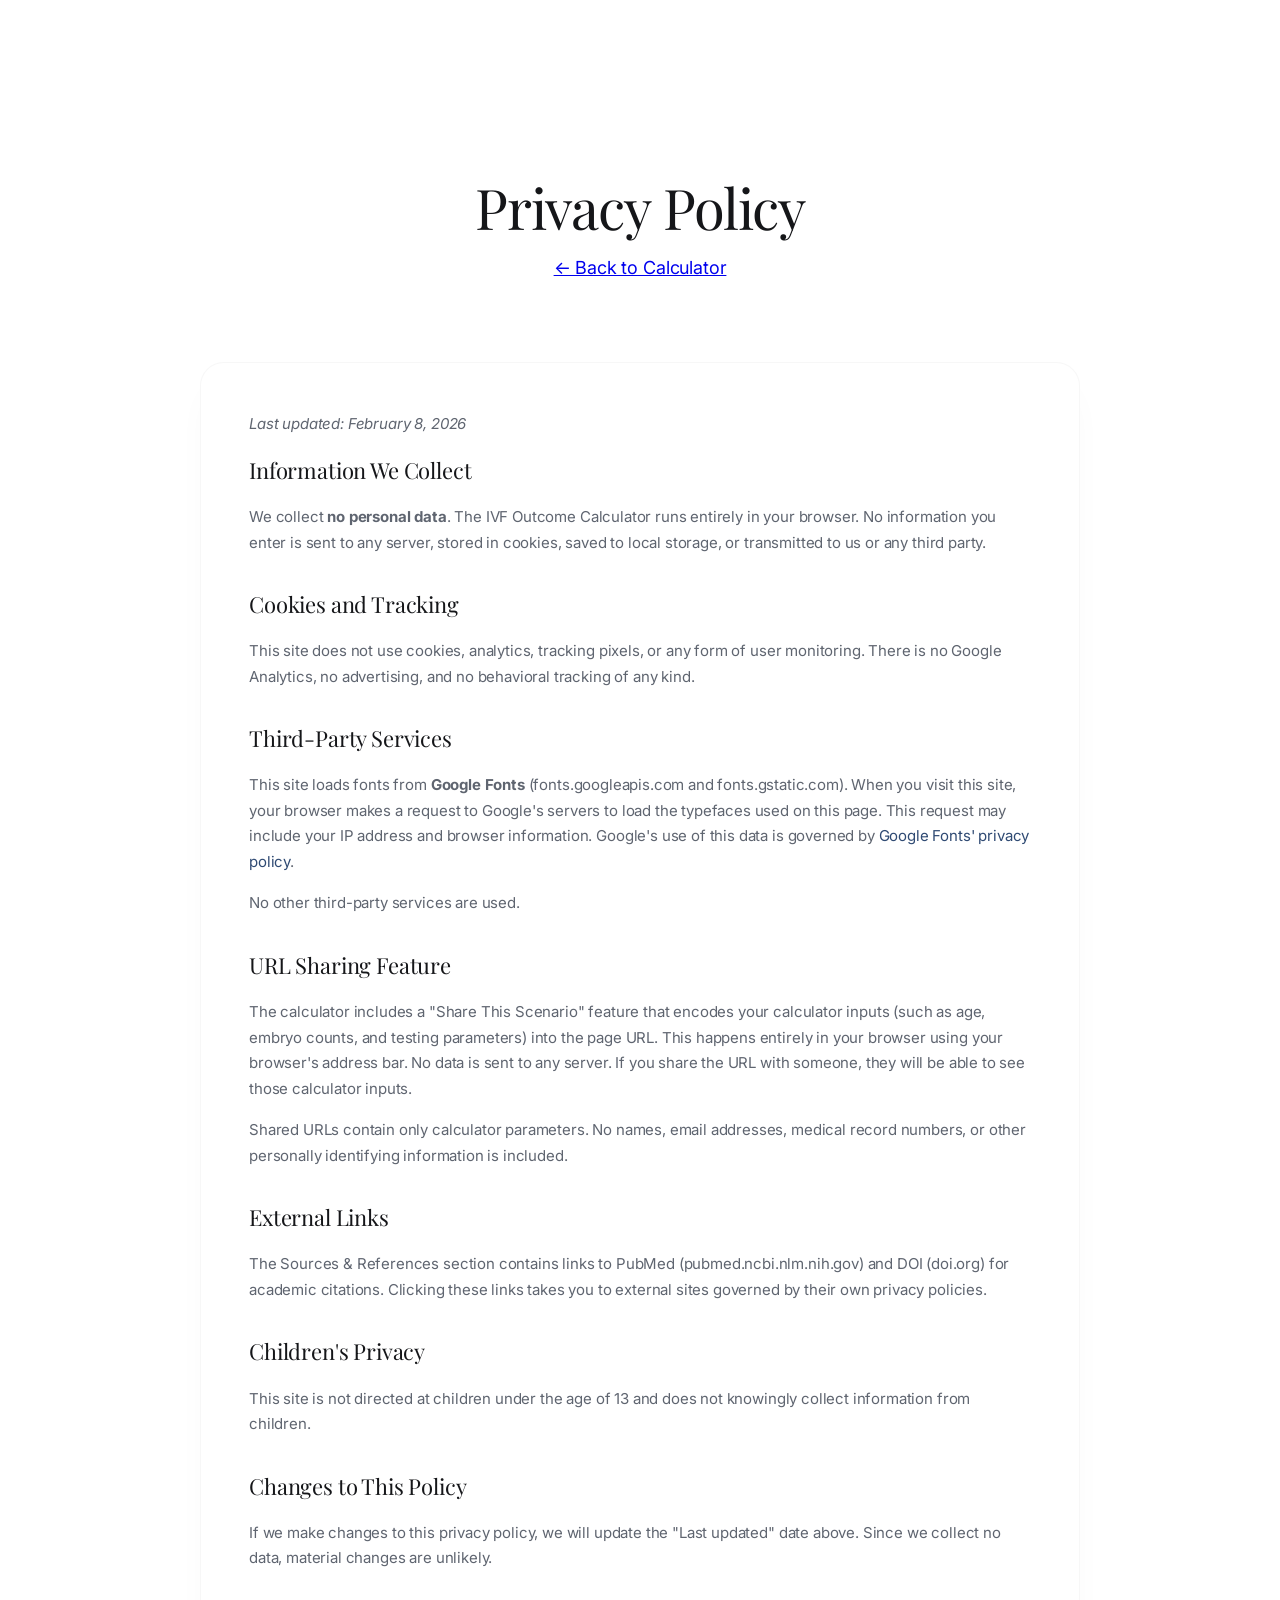
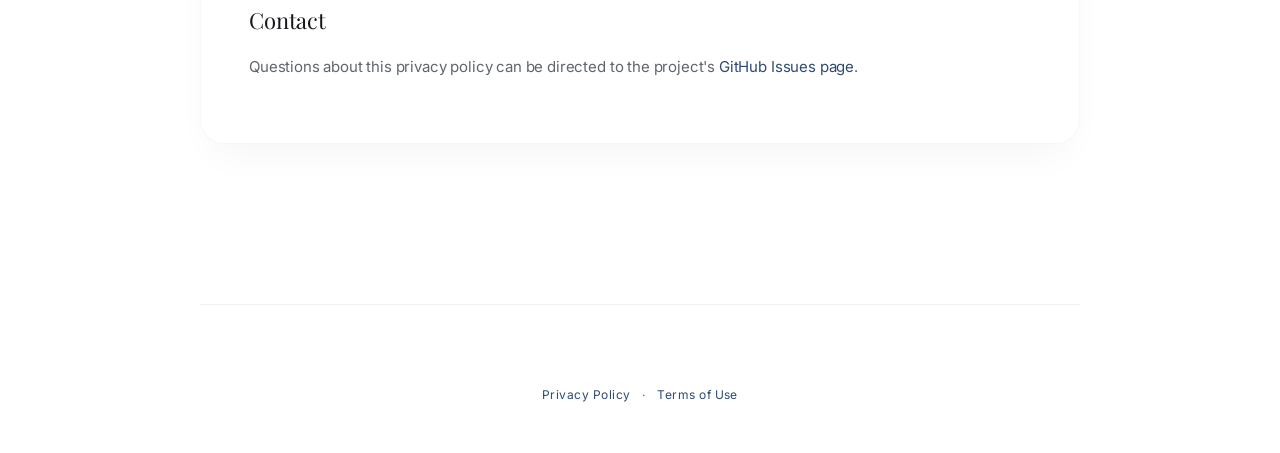
<file: privacy.html>
<!DOCTYPE html>
<html lang="en">
<head>
    <meta charset="UTF-8">
    <meta name="viewport" content="width=device-width, initial-scale=1.0">
    <title>Privacy Policy — IVF Outcome Calculator</title>
    <meta name="description" content="Privacy policy for IVF Outcome Calculator. We collect no personal data.">
    <link rel="canonical" href="https://ivf-outcome-calculator.com/privacy.html">
    <meta property="og:title" content="Privacy Policy — IVF Outcome Calculator">
    <meta property="og:description" content="Privacy policy for IVF Outcome Calculator. We collect no personal data.">
    <meta property="og:url" content="https://ivf-outcome-calculator.com/privacy.html">
    <meta property="og:type" content="website">
    <meta property="og:site_name" content="IVF Outcome Calculator">
    <meta name="twitter:card" content="summary">
    <meta name="twitter:title" content="Privacy Policy — IVF Outcome Calculator">
    <meta name="twitter:description" content="Privacy policy for IVF Outcome Calculator. We collect no personal data.">
    <link rel="icon" type="image/svg+xml" href="/favicon.svg">
    <link rel="preconnect" href="https://fonts.googleapis.com">
    <link rel="preconnect" href="https://fonts.gstatic.com" crossorigin>
    <link href="https://fonts.googleapis.com/css2?family=Inter:wght@300;400;500;600;700&family=Playfair+Display:ital,wght@0,400;0,500;0,600;1,300;1,400&display=swap" rel="stylesheet">
    <link rel="stylesheet" href="style.css?v=4.0">
</head>
<body>
    <div class="container">
        <header class="header">
            <h1>Privacy Policy</h1>
            <p><a href="index.html">&larr; Back to Calculator</a></p>
        </header>

        <main class="content">
            <div class="legal-section">
                <p class="legal-updated">Last updated: February 8, 2026</p>

                <h2>Information We Collect</h2>
                <p>We collect <strong>no personal data</strong>. The IVF Outcome Calculator runs entirely in your browser. No information you enter is sent to any server, stored in cookies, saved to local storage, or transmitted to us or any third party.</p>

                <h2>Cookies and Tracking</h2>
                <p>This site does not use cookies, analytics, tracking pixels, or any form of user monitoring. There is no Google Analytics, no advertising, and no behavioral tracking of any kind.</p>

                <h2>Third-Party Services</h2>
                <p>This site loads fonts from <strong>Google Fonts</strong> (fonts.googleapis.com and fonts.gstatic.com). When you visit this site, your browser makes a request to Google's servers to load the typefaces used on this page. This request may include your IP address and browser information. Google's use of this data is governed by <a href="https://developers.google.com/fonts/faq/privacy" target="_blank" rel="noopener">Google Fonts' privacy policy</a>.</p>
                <p>No other third-party services are used.</p>

                <h2>URL Sharing Feature</h2>
                <p>The calculator includes a "Share This Scenario" feature that encodes your calculator inputs (such as age, embryo counts, and testing parameters) into the page URL. This happens entirely in your browser using your browser's address bar. No data is sent to any server. If you share the URL with someone, they will be able to see those calculator inputs.</p>
                <p>Shared URLs contain only calculator parameters. No names, email addresses, medical record numbers, or other personally identifying information is included.</p>

                <h2>External Links</h2>
                <p>The Sources &amp; References section contains links to PubMed (pubmed.ncbi.nlm.nih.gov) and DOI (doi.org) for academic citations. Clicking these links takes you to external sites governed by their own privacy policies.</p>

                <h2>Children's Privacy</h2>
                <p>This site is not directed at children under the age of 13 and does not knowingly collect information from children.</p>

                <h2>Changes to This Policy</h2>
                <p>If we make changes to this privacy policy, we will update the "Last updated" date above. Since we collect no data, material changes are unlikely.</p>

                <h2>Contact</h2>
                <p>Questions about this privacy policy can be directed to the project's <a href="https://github.com/jwatx-web/IVF-Outcome-Calculator/issues" target="_blank" rel="noopener">GitHub Issues page</a>.</p>
            </div>
        </main>

        <footer class="site-footer">
            <a href="privacy.html">Privacy Policy</a>
            <span class="footer-separator">&middot;</span>
            <a href="terms.html">Terms of Use</a>
        </footer>
    </div>
</body>
</html>
</file>
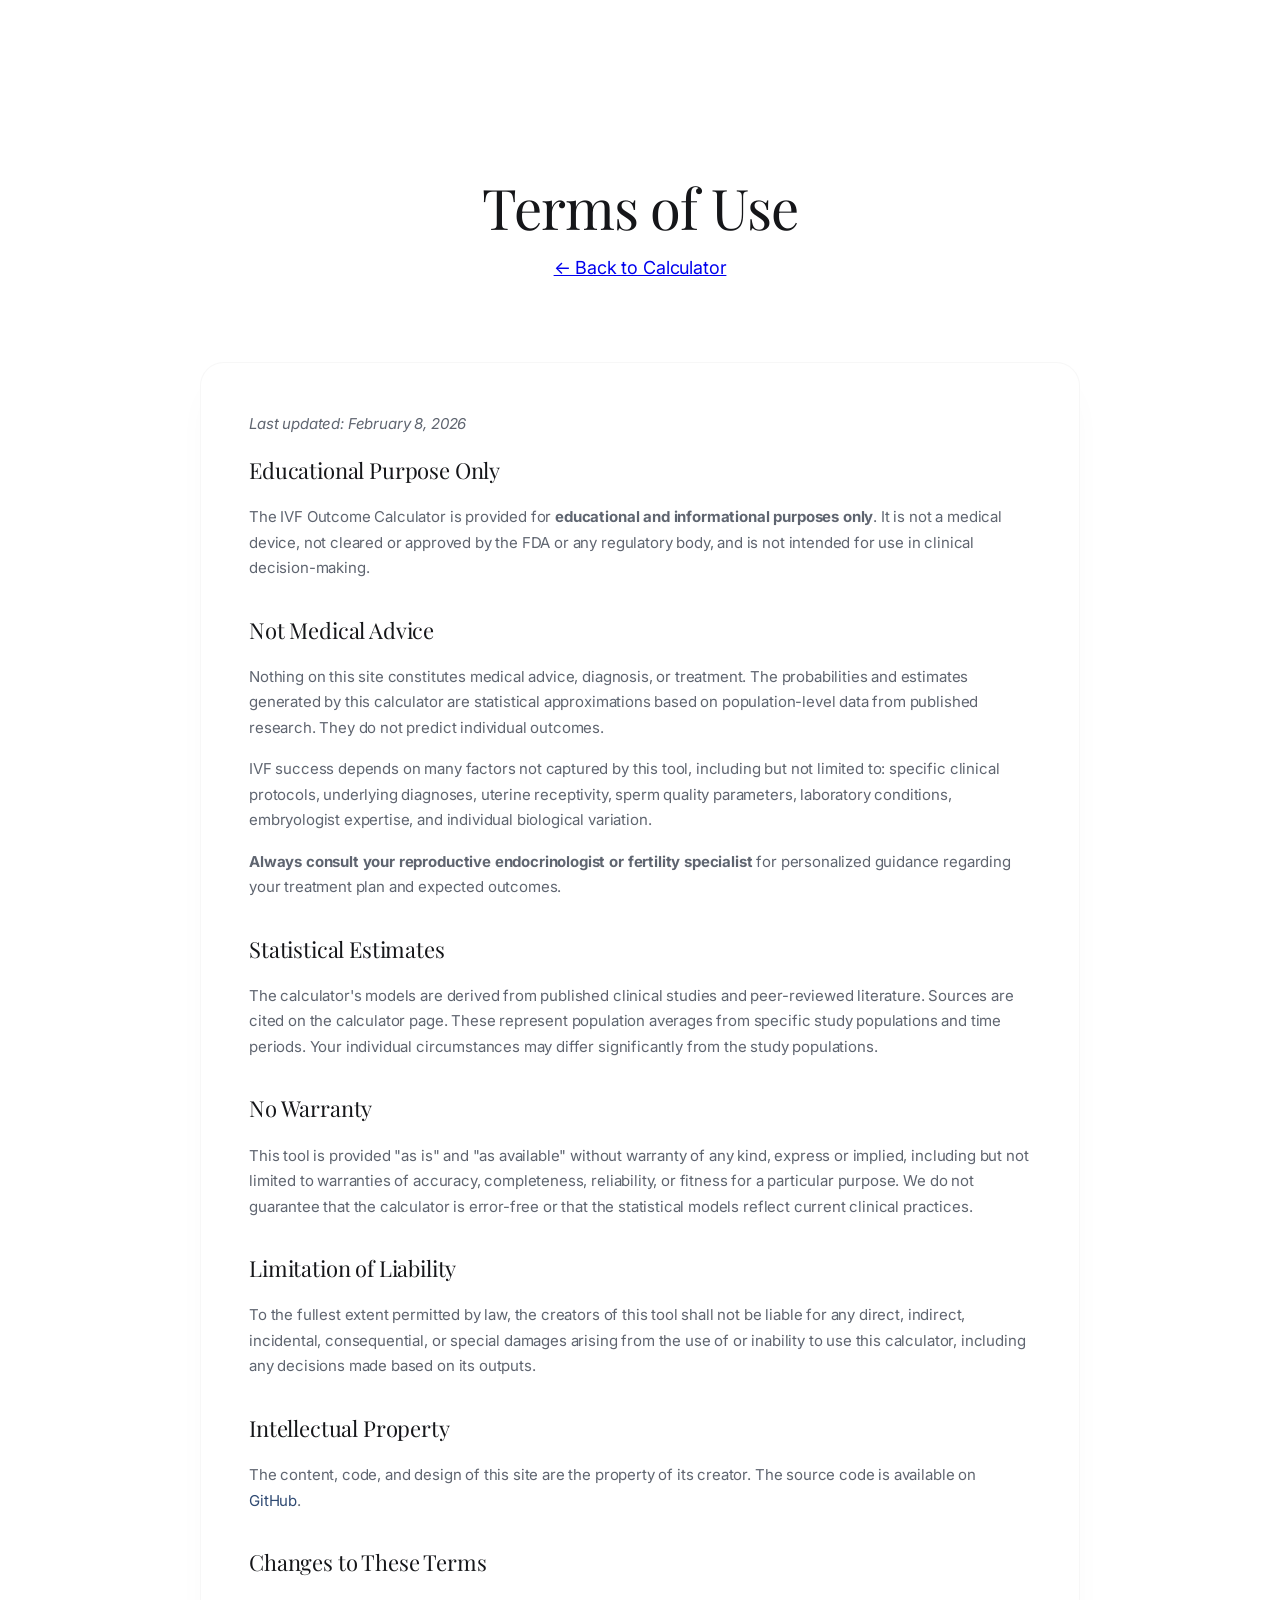
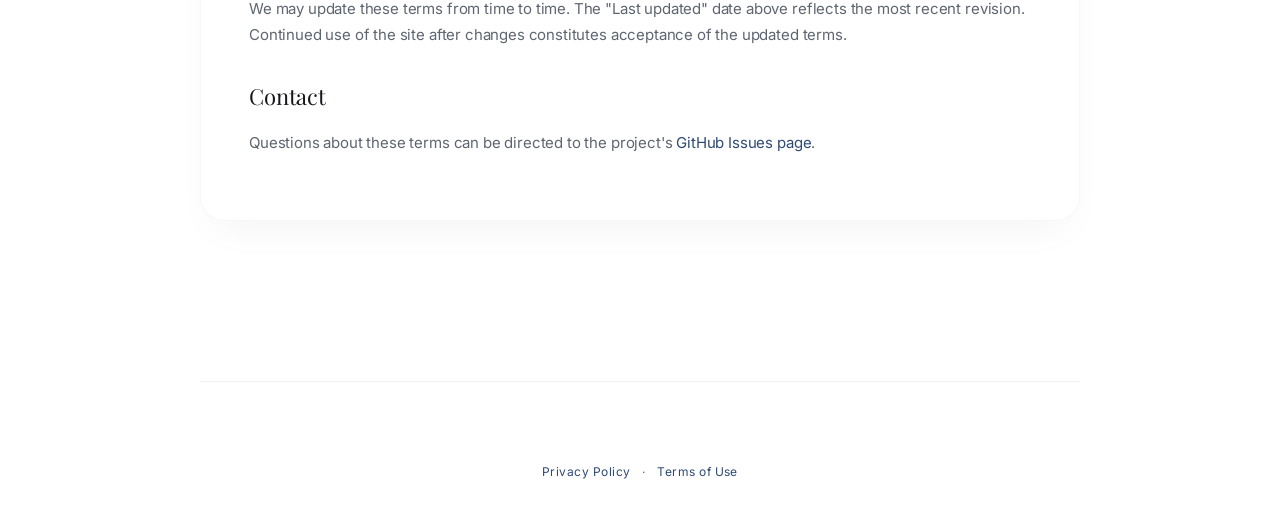
<file: terms.html>
<!DOCTYPE html>
<html lang="en">
<head>
    <meta charset="UTF-8">
    <meta name="viewport" content="width=device-width, initial-scale=1.0">
    <title>Terms of Use — IVF Outcome Calculator</title>
    <meta name="description" content="Terms of use for IVF Outcome Calculator. This tool is for educational purposes only.">
    <link rel="canonical" href="https://ivf-outcome-calculator.com/terms.html">
    <meta property="og:title" content="Terms of Use — IVF Outcome Calculator">
    <meta property="og:description" content="Terms of use for IVF Outcome Calculator. This tool is for educational purposes only.">
    <meta property="og:url" content="https://ivf-outcome-calculator.com/terms.html">
    <meta property="og:type" content="website">
    <meta property="og:site_name" content="IVF Outcome Calculator">
    <meta name="twitter:card" content="summary">
    <meta name="twitter:title" content="Terms of Use — IVF Outcome Calculator">
    <meta name="twitter:description" content="Terms of use for IVF Outcome Calculator. This tool is for educational purposes only.">
    <link rel="icon" type="image/svg+xml" href="/favicon.svg">
    <link rel="preconnect" href="https://fonts.googleapis.com">
    <link rel="preconnect" href="https://fonts.gstatic.com" crossorigin>
    <link href="https://fonts.googleapis.com/css2?family=Inter:wght@300;400;500;600;700&family=Playfair+Display:ital,wght@0,400;0,500;0,600;1,300;1,400&display=swap" rel="stylesheet">
    <link rel="stylesheet" href="style.css?v=4.0">
</head>
<body>
    <div class="container">
        <header class="header">
            <h1>Terms of Use</h1>
            <p><a href="index.html">&larr; Back to Calculator</a></p>
        </header>

        <main class="content">
            <div class="legal-section">
                <p class="legal-updated">Last updated: February 8, 2026</p>

                <h2>Educational Purpose Only</h2>
                <p>The IVF Outcome Calculator is provided for <strong>educational and informational purposes only</strong>. It is not a medical device, not cleared or approved by the FDA or any regulatory body, and is not intended for use in clinical decision-making.</p>

                <h2>Not Medical Advice</h2>
                <p>Nothing on this site constitutes medical advice, diagnosis, or treatment. The probabilities and estimates generated by this calculator are statistical approximations based on population-level data from published research. They do not predict individual outcomes.</p>
                <p>IVF success depends on many factors not captured by this tool, including but not limited to: specific clinical protocols, underlying diagnoses, uterine receptivity, sperm quality parameters, laboratory conditions, embryologist expertise, and individual biological variation.</p>
                <p><strong>Always consult your reproductive endocrinologist or fertility specialist</strong> for personalized guidance regarding your treatment plan and expected outcomes.</p>

                <h2>Statistical Estimates</h2>
                <p>The calculator's models are derived from published clinical studies and peer-reviewed literature. Sources are cited on the calculator page. These represent population averages from specific study populations and time periods. Your individual circumstances may differ significantly from the study populations.</p>

                <h2>No Warranty</h2>
                <p>This tool is provided "as is" and "as available" without warranty of any kind, express or implied, including but not limited to warranties of accuracy, completeness, reliability, or fitness for a particular purpose. We do not guarantee that the calculator is error-free or that the statistical models reflect current clinical practices.</p>

                <h2>Limitation of Liability</h2>
                <p>To the fullest extent permitted by law, the creators of this tool shall not be liable for any direct, indirect, incidental, consequential, or special damages arising from the use of or inability to use this calculator, including any decisions made based on its outputs.</p>

                <h2>Intellectual Property</h2>
                <p>The content, code, and design of this site are the property of its creator. The source code is available on <a href="https://github.com/jwatx-web/IVF-Outcome-Calculator" target="_blank" rel="noopener">GitHub</a>.</p>

                <h2>Changes to These Terms</h2>
                <p>We may update these terms from time to time. The "Last updated" date above reflects the most recent revision. Continued use of the site after changes constitutes acceptance of the updated terms.</p>

                <h2>Contact</h2>
                <p>Questions about these terms can be directed to the project's <a href="https://github.com/jwatx-web/IVF-Outcome-Calculator/issues" target="_blank" rel="noopener">GitHub Issues page</a>.</p>
            </div>
        </main>

        <footer class="site-footer">
            <a href="privacy.html">Privacy Policy</a>
            <span class="footer-separator">&middot;</span>
            <a href="terms.html">Terms of Use</a>
        </footer>
    </div>
</body>
</html>
</file>
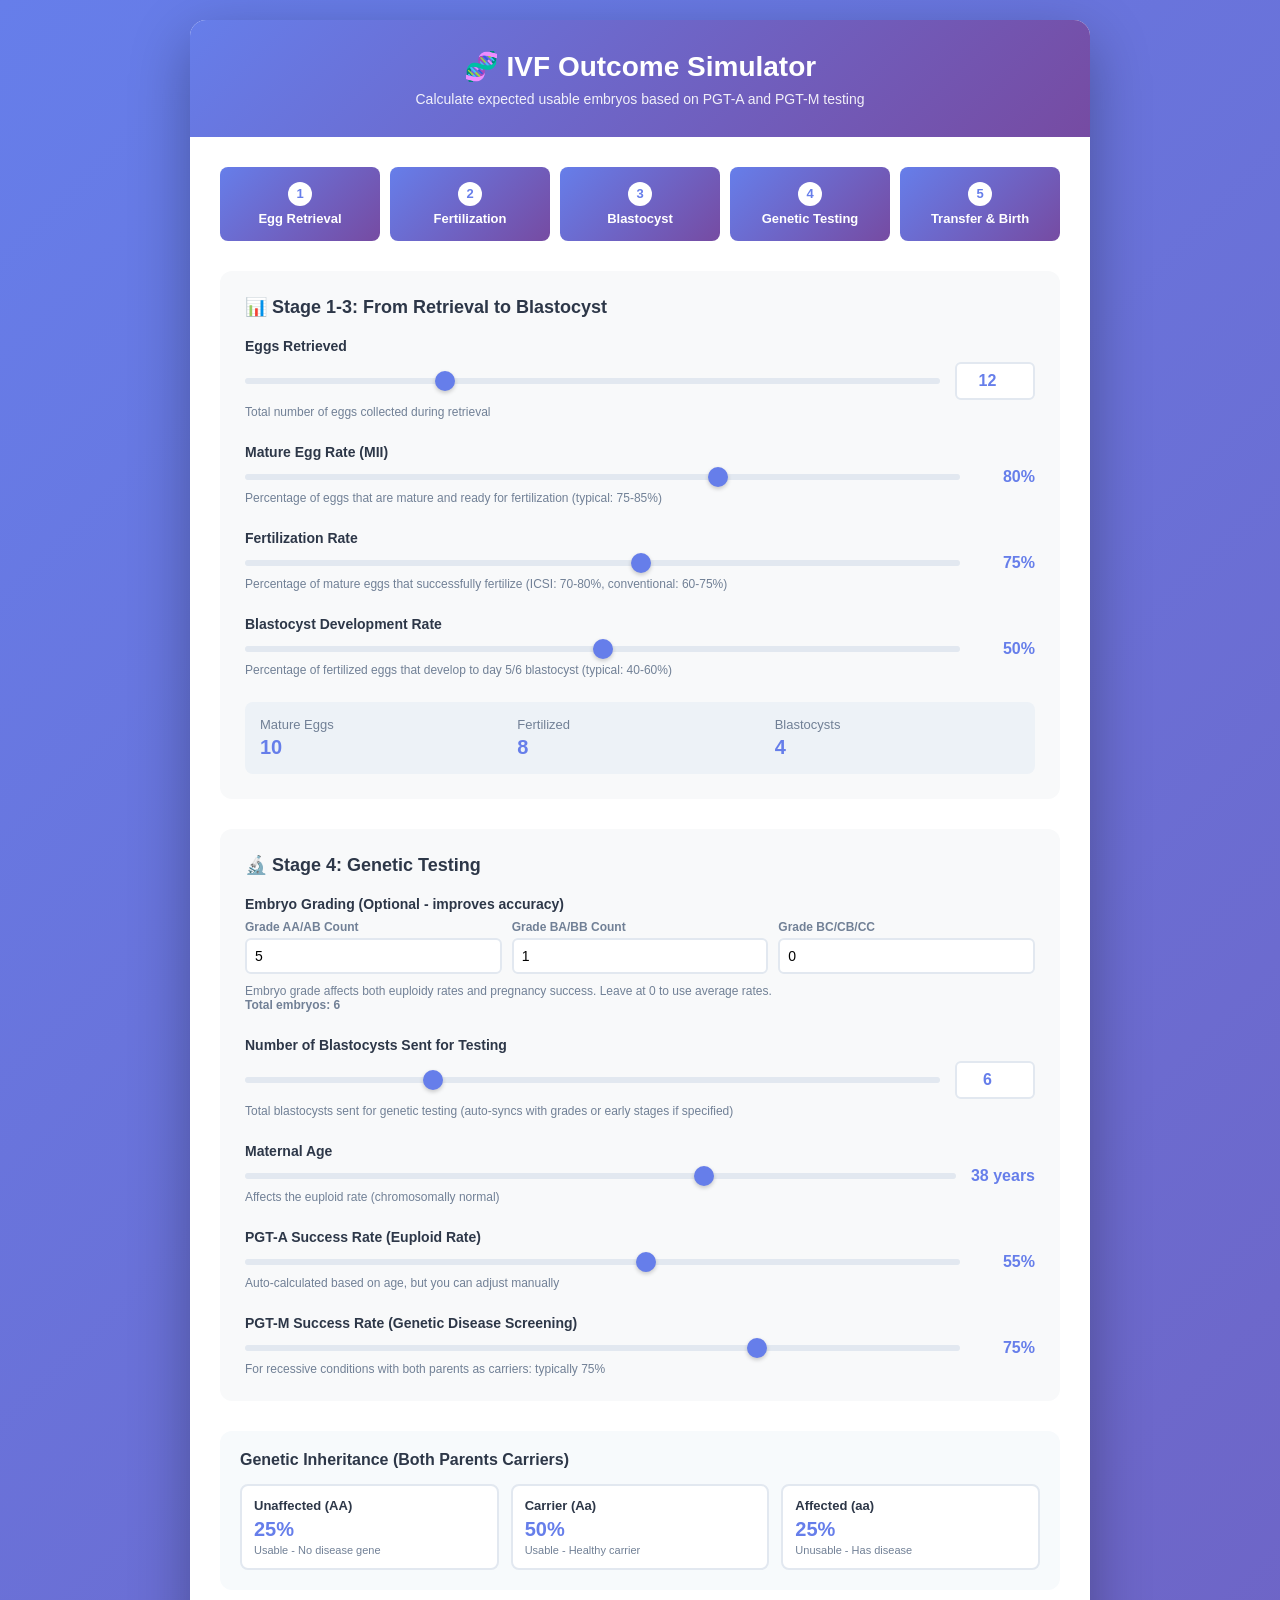
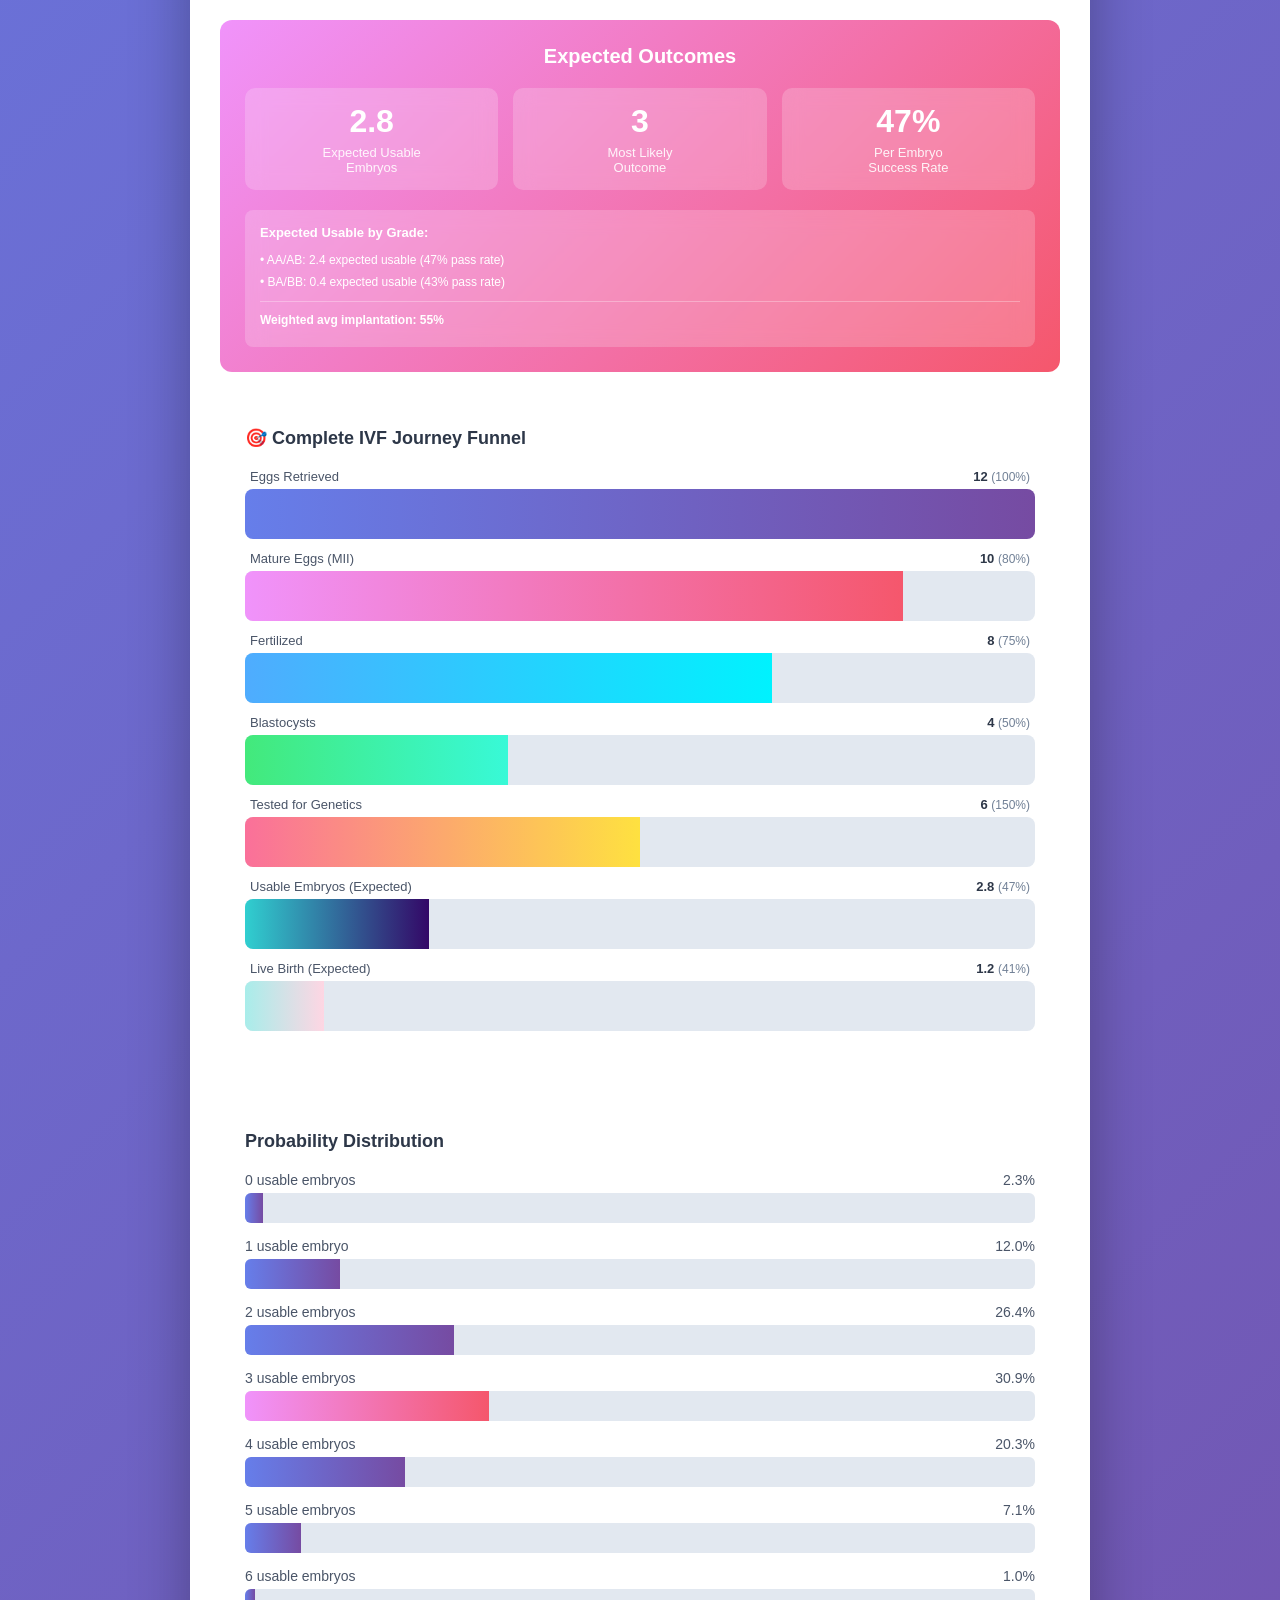
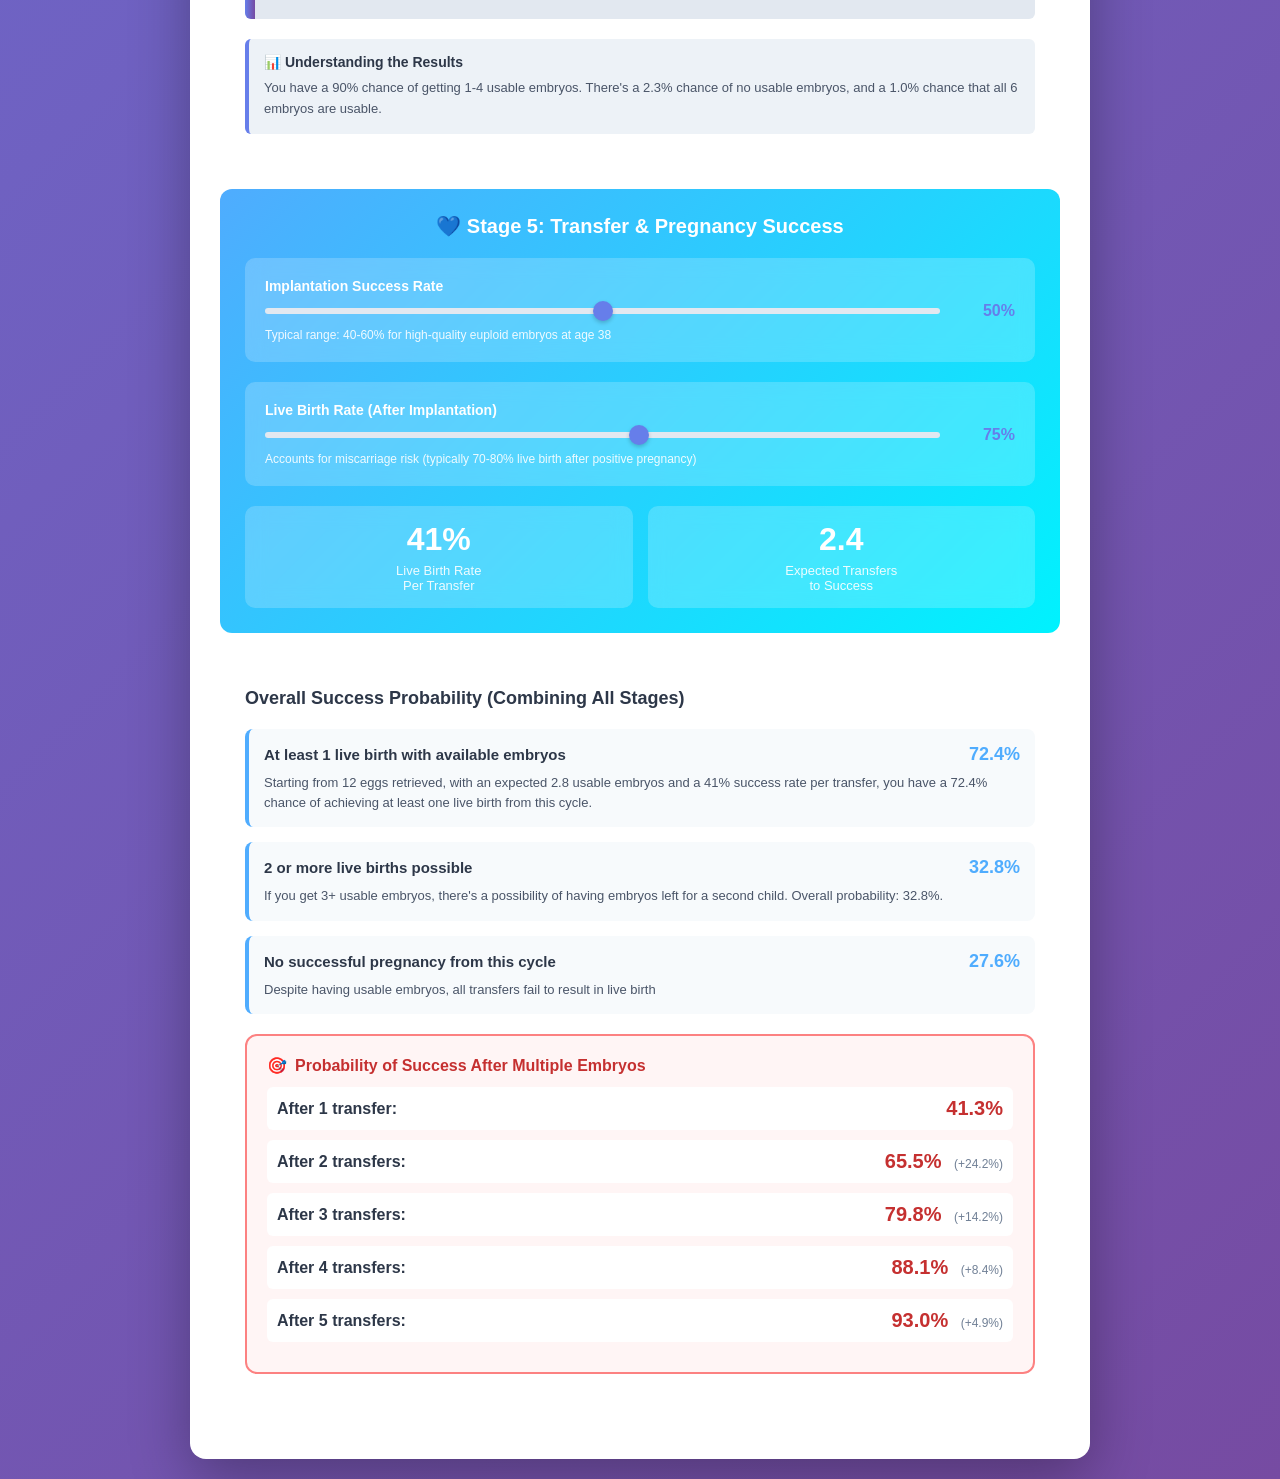
<file: archive/ivf_simulator.html>
<!DOCTYPE html>
<html lang="en">
<head>
    <meta charset="UTF-8">
    <meta name="viewport" content="width=device-width, initial-scale=1.0">
    <title>IVF Outcome Simulator</title>
    <style>
        * {
            margin: 0;
            padding: 0;
            box-sizing: border-box;
        }
        
        body {
            font-family: -apple-system, BlinkMacSystemFont, 'Segoe UI', Roboto, Oxygen, Ubuntu, Cantarell, sans-serif;
            background: linear-gradient(135deg, #667eea 0%, #764ba2 100%);
            min-height: 100vh;
            padding: 20px;
        }
        
        .container {
            max-width: 900px;
            margin: 0 auto;
            background: white;
            border-radius: 16px;
            box-shadow: 0 20px 60px rgba(0,0,0,0.3);
            overflow: hidden;
        }
        
        .header {
            background: linear-gradient(135deg, #667eea 0%, #764ba2 100%);
            color: white;
            padding: 30px;
            text-align: center;
        }
        
        .header h1 {
            font-size: 28px;
            margin-bottom: 8px;
        }
        
        .header p {
            opacity: 0.9;
            font-size: 14px;
        }
        
        .content {
            padding: 30px;
        }
        
        .input-section {
            background: #f8f9fa;
            border-radius: 12px;
            padding: 25px;
            margin-bottom: 30px;
        }
        
        .input-group {
            margin-bottom: 25px;
        }
        
        .input-group:last-child {
            margin-bottom: 0;
        }
        
        .input-group label {
            display: block;
            font-weight: 600;
            margin-bottom: 8px;
            color: #2d3748;
            font-size: 14px;
        }
        
        .input-row {
            display: flex;
            align-items: center;
            gap: 15px;
        }
        
        .input-row input[type="range"] {
            flex: 1;
            height: 6px;
            border-radius: 3px;
            background: #e2e8f0;
            outline: none;
            -webkit-appearance: none;
        }
        
        .input-row input[type="range"]::-webkit-slider-thumb {
            -webkit-appearance: none;
            appearance: none;
            width: 20px;
            height: 20px;
            border-radius: 50%;
            background: #667eea;
            cursor: pointer;
            box-shadow: 0 2px 4px rgba(0,0,0,0.2);
        }
        
        .input-row input[type="range"]::-moz-range-thumb {
            width: 20px;
            height: 20px;
            border-radius: 50%;
            background: #667eea;
            cursor: pointer;
            border: none;
            box-shadow: 0 2px 4px rgba(0,0,0,0.2);
        }
        
        .input-row input[type="number"] {
            width: 80px;
            padding: 8px 12px;
            border: 2px solid #e2e8f0;
            border-radius: 6px;
            font-size: 16px;
            font-weight: 600;
            text-align: center;
            color: #667eea;
        }
        
        .value-display {
            min-width: 60px;
            text-align: right;
            font-weight: 700;
            font-size: 16px;
            color: #667eea;
        }
        
        .help-text {
            font-size: 12px;
            color: #718096;
            margin-top: 5px;
        }
        
        .results-section {
            background: linear-gradient(135deg, #f093fb 0%, #f5576c 100%);
            border-radius: 12px;
            padding: 25px;
            color: white;
            margin-bottom: 30px;
        }
        
        .results-section h2 {
            font-size: 20px;
            margin-bottom: 20px;
            text-align: center;
        }
        
        .stat-grid {
            display: grid;
            grid-template-columns: repeat(auto-fit, minmax(140px, 1fr));
            gap: 15px;
            margin-bottom: 20px;
        }
        
        .stat-card {
            background: rgba(255,255,255,0.2);
            backdrop-filter: blur(10px);
            border-radius: 10px;
            padding: 15px;
            text-align: center;
        }
        
        .stat-value {
            font-size: 32px;
            font-weight: 700;
            margin-bottom: 5px;
        }
        
        .stat-label {
            font-size: 13px;
            opacity: 0.9;
        }
        
        .chart-section {
            background: white;
            border-radius: 12px;
            padding: 25px;
            margin-bottom: 30px;
        }
        
        .chart-section h3 {
            font-size: 18px;
            margin-bottom: 20px;
            color: #2d3748;
        }
        
        .probability-bar {
            margin-bottom: 15px;
        }
        
        .bar-label {
            display: flex;
            justify-content: space-between;
            margin-bottom: 5px;
            font-size: 14px;
            color: #4a5568;
        }
        
        .bar-container {
            height: 30px;
            background: #e2e8f0;
            border-radius: 6px;
            overflow: hidden;
            position: relative;
        }
        
        .bar-fill {
            height: 100%;
            background: linear-gradient(90deg, #667eea 0%, #764ba2 100%);
            transition: width 0.4s ease;
            display: flex;
            align-items: center;
            justify-content: flex-end;
            padding-right: 10px;
            color: white;
            font-weight: 600;
            font-size: 13px;
        }
        
        .bar-fill.highlight {
            background: linear-gradient(90deg, #f093fb 0%, #f5576c 100%);
        }
        
        .info-box {
            background: #edf2f7;
            border-left: 4px solid #667eea;
            border-radius: 6px;
            padding: 15px;
            margin-top: 20px;
        }
        
        .info-box h4 {
            font-size: 14px;
            margin-bottom: 8px;
            color: #2d3748;
        }
        
        .info-box p {
            font-size: 13px;
            color: #4a5568;
            line-height: 1.6;
        }
        
        .genetics-section {
            background: #f7fafc;
            border-radius: 12px;
            padding: 20px;
            margin-bottom: 30px;
        }
        
        .genetics-section h3 {
            font-size: 16px;
            margin-bottom: 15px;
            color: #2d3748;
        }
        
        .genetics-grid {
            display: grid;
            grid-template-columns: repeat(auto-fit, minmax(200px, 1fr));
            gap: 12px;
        }
        
        .genetics-card {
            background: white;
            border: 2px solid #e2e8f0;
            border-radius: 8px;
            padding: 12px;
        }
        
        .genetics-title {
            font-size: 13px;
            font-weight: 600;
            margin-bottom: 5px;
            color: #2d3748;
        }
        
        .genetics-prob {
            font-size: 20px;
            font-weight: 700;
            color: #667eea;
        }
        
        .genetics-desc {
            font-size: 11px;
            color: #718096;
            margin-top: 3px;
        }
        
        .pregnancy-section {
            background: linear-gradient(135deg, #4facfe 0%, #00f2fe 100%);
            border-radius: 12px;
            padding: 25px;
            color: white;
            margin-bottom: 30px;
        }
        
        .pregnancy-section h2 {
            font-size: 20px;
            margin-bottom: 20px;
            text-align: center;
        }
        
        .transfer-input {
            background: rgba(255,255,255,0.2);
            backdrop-filter: blur(10px);
            border-radius: 10px;
            padding: 20px;
            margin-bottom: 20px;
        }
        
        .transfer-input label {
            display: block;
            font-size: 14px;
            margin-bottom: 8px;
            font-weight: 600;
        }
        
        .pregnancy-stats {
            display: grid;
            grid-template-columns: repeat(auto-fit, minmax(160px, 1fr));
            gap: 15px;
        }
        
        .pregnancy-outcomes {
            background: white;
            border-radius: 12px;
            padding: 25px;
            margin-bottom: 30px;
        }
        
        .pregnancy-outcomes h3 {
            font-size: 18px;
            margin-bottom: 20px;
            color: #2d3748;
        }
        
        .outcome-card {
            background: #f7fafc;
            border-left: 4px solid #4facfe;
            border-radius: 8px;
            padding: 15px;
            margin-bottom: 15px;
        }
        
        .outcome-card h4 {
            font-size: 15px;
            color: #2d3748;
            margin-bottom: 8px;
            display: flex;
            justify-content: space-between;
            align-items: center;
        }
        
        .outcome-prob {
            font-size: 18px;
            font-weight: 700;
            color: #4facfe;
        }
        
        .outcome-description {
            font-size: 13px;
            color: #4a5568;
            line-height: 1.5;
        }
        
        .stage-indicator {
            display: flex;
            justify-content: center;
            margin-bottom: 30px;
            gap: 10px;
        }
        
        .stage {
            flex: 1;
            max-width: 200px;
            text-align: center;
            padding: 15px;
            background: #e2e8f0;
            border-radius: 8px;
            position: relative;
            font-size: 13px;
            font-weight: 600;
            color: #718096;
        }
        
        .stage.active {
            background: linear-gradient(135deg, #667eea 0%, #764ba2 100%);
            color: white;
        }
        
        .stage-number {
            display: inline-block;
            width: 24px;
            height: 24px;
            background: white;
            color: #667eea;
            border-radius: 50%;
            line-height: 24px;
            margin-bottom: 5px;
            font-weight: 700;
        }
        
        .cumulative-section {
            background: #fff5f5;
            border: 2px solid #fc8181;
            border-radius: 12px;
            padding: 20px;
            margin-top: 20px;
        }
        
        .cumulative-section h4 {
            font-size: 16px;
            color: #c53030;
            margin-bottom: 12px;
            display: flex;
            align-items: center;
            gap: 8px;
        }
        
        .cumulative-prob {
            font-size: 28px;
            font-weight: 700;
            color: #c53030;
            margin-bottom: 8px;
        }
        
        .cumulative-desc {
            font-size: 14px;
            color: #742a2a;
            line-height: 1.6;
        }
        
        .funnel-stage {
            margin-bottom: 12px;
        }
        
        .funnel-bar-container {
            background: #e2e8f0;
            border-radius: 8px;
            overflow: hidden;
            position: relative;
            height: 50px;
            margin-bottom: 5px;
        }
        
        .funnel-bar {
            height: 100%;
            background: linear-gradient(90deg, #667eea 0%, #764ba2 100%);
            display: flex;
            align-items: center;
            padding: 0 15px;
            color: white;
            font-weight: 600;
            font-size: 15px;
            transition: width 0.5s ease;
            justify-content: space-between;
        }
        
        .funnel-label {
            display: flex;
            justify-content: space-between;
            font-size: 13px;
            color: #4a5568;
            margin-bottom: 5px;
            padding: 0 5px;
        }
        
        .funnel-count {
            font-weight: 700;
            color: #2d3748;
        }
        
        .funnel-rate {
            color: #718096;
            font-size: 12px;
        }
    </style>
</head>
<body>
    <div class="container">
        <div class="header">
            <h1>🧬 IVF Outcome Simulator</h1>
            <p>Calculate expected usable embryos based on PGT-A and PGT-M testing</p>
        </div>
        
        <div class="content">
            <div class="stage-indicator">
                <div class="stage active">
                    <div class="stage-number">1</div>
                    <div>Egg Retrieval</div>
                </div>
                <div class="stage active">
                    <div class="stage-number">2</div>
                    <div>Fertilization</div>
                </div>
                <div class="stage active">
                    <div class="stage-number">3</div>
                    <div>Blastocyst</div>
                </div>
                <div class="stage active">
                    <div class="stage-number">4</div>
                    <div>Genetic Testing</div>
                </div>
                <div class="stage active">
                    <div class="stage-number">5</div>
                    <div>Transfer & Birth</div>
                </div>
            </div>
            
            <div class="input-section">
                <h3 style="margin-bottom: 20px; color: #2d3748; font-size: 18px;">📊 Stage 1-3: From Retrieval to Blastocyst</h3>
                
                <div class="input-group">
                    <label>Eggs Retrieved</label>
                    <div class="input-row">
                        <input type="range" id="eggsRetrieved" min="1" max="40" value="12">
                        <input type="number" id="eggsRetrievedNum" min="1" max="40" value="12">
                    </div>
                    <div class="help-text">Total number of eggs collected during retrieval</div>
                </div>
                
                <div class="input-group">
                    <label>Mature Egg Rate (MII)</label>
                    <div class="input-row">
                        <input type="range" id="maturityRate" min="50" max="95" value="80">
                        <div class="value-display"><span id="maturityRateValue">80</span>%</div>
                    </div>
                    <div class="help-text">Percentage of eggs that are mature and ready for fertilization (typical: 75-85%)</div>
                </div>
                
                <div class="input-group">
                    <label>Fertilization Rate</label>
                    <div class="input-row">
                        <input type="range" id="fertilizationRate" min="50" max="95" value="75">
                        <div class="value-display"><span id="fertilizationRateValue">75</span>%</div>
                    </div>
                    <div class="help-text">Percentage of mature eggs that successfully fertilize (ICSI: 70-80%, conventional: 60-75%)</div>
                </div>
                
                <div class="input-group">
                    <label>Blastocyst Development Rate</label>
                    <div class="input-row">
                        <input type="range" id="blastocystRate" min="30" max="70" value="50">
                        <div class="value-display"><span id="blastocystRateValue">50</span>%</div>
                    </div>
                    <div class="help-text">Percentage of fertilized eggs that develop to day 5/6 blastocyst (typical: 40-60%)</div>
                </div>
                
                <div style="background: #edf2f7; border-radius: 8px; padding: 15px; margin-top: 15px;">
                    <div style="display: grid; grid-template-columns: repeat(auto-fit, minmax(140px, 1fr)); gap: 12px; font-size: 13px;">
                        <div>
                            <div style="color: #718096; margin-bottom: 4px;">Mature Eggs</div>
                            <div style="font-size: 20px; font-weight: 700; color: #667eea;" id="matureEggs">10</div>
                        </div>
                        <div>
                            <div style="color: #718096; margin-bottom: 4px;">Fertilized</div>
                            <div style="font-size: 20px; font-weight: 700; color: #667eea;" id="fertilizedEggs">7</div>
                        </div>
                        <div>
                            <div style="color: #718096; margin-bottom: 4px;">Blastocysts</div>
                            <div style="font-size: 20px; font-weight: 700; color: #667eea;" id="blastocysts">4</div>
                        </div>
                    </div>
                </div>
            </div>
            
            <div class="input-section">
                <h3 style="margin-bottom: 20px; color: #2d3748; font-size: 18px;">🔬 Stage 4: Genetic Testing</h3>
                <div class="input-group">
                    <label>Embryo Grading (Optional - improves accuracy)</label>
                    <div style="display: grid; grid-template-columns: repeat(3, 1fr); gap: 10px; margin-bottom: 10px;">
                        <div>
                            <label style="font-size: 12px; color: #718096; margin-bottom: 4px;">Grade AA/AB Count</label>
                            <input type="number" id="gradeAA" min="0" max="20" value="5" style="width: 100%; padding: 8px; border: 2px solid #e2e8f0; border-radius: 6px; font-size: 14px;">
                        </div>
                        <div>
                            <label style="font-size: 12px; color: #718096; margin-bottom: 4px;">Grade BA/BB Count</label>
                            <input type="number" id="gradeBA" min="0" max="20" value="1" style="width: 100%; padding: 8px; border: 2px solid #e2e8f0; border-radius: 6px; font-size: 14px;">
                        </div>
                        <div>
                            <label style="font-size: 12px; color: #718096; margin-bottom: 4px;">Grade BC/CB/CC</label>
                            <input type="number" id="gradeBC" min="0" max="20" value="0" style="width: 100%; padding: 8px; border: 2px solid #e2e8f0; border-radius: 6px; font-size: 14px;">
                        </div>
                    </div>
                    <div class="help-text">
                        Embryo grade affects both euploidy rates and pregnancy success. Leave at 0 to use average rates.
                        <br><strong>Total embryos: <span id="totalEmbryos">6</span></strong>
                    </div>
                </div>
                
                <div class="input-group">
                    <label>Number of Blastocysts Sent for Testing</label>
                    <div class="input-row">
                        <input type="range" id="embryoCount" min="1" max="20" value="6">
                        <input type="number" id="embryoCountNum" min="1" max="20" value="6">
                    </div>
                    <div class="help-text">Total blastocysts sent for genetic testing (auto-syncs with grades or early stages if specified)</div>
                </div>
                
                <div class="input-group">
                    <label>Maternal Age</label>
                    <div class="input-row">
                        <input type="range" id="maternalAge" min="25" max="45" value="38">
                        <div class="value-display"><span id="maternalAgeValue">38</span> years</div>
                    </div>
                    <div class="help-text">Affects the euploid rate (chromosomally normal)</div>
                </div>
                
                <div class="input-group">
                    <label>PGT-A Success Rate (Euploid Rate)</label>
                    <div class="input-row">
                        <input type="range" id="euploidRate" min="10" max="90" value="55">
                        <div class="value-display"><span id="euploidRateValue">55</span>%</div>
                    </div>
                    <div class="help-text">Auto-calculated based on age, but you can adjust manually</div>
                </div>
                
                <div class="input-group">
                    <label>PGT-M Success Rate (Genetic Disease Screening)</label>
                    <div class="input-row">
                        <input type="range" id="pgtmRate" min="10" max="100" value="75">
                        <div class="value-display"><span id="pgtmRateValue">75</span>%</div>
                    </div>
                    <div class="help-text">For recessive conditions with both parents as carriers: typically 75%</div>
                </div>
            </div>
            
            <div class="genetics-section">
                <h3>Genetic Inheritance (Both Parents Carriers)</h3>
                <div class="genetics-grid">
                    <div class="genetics-card">
                        <div class="genetics-title">Unaffected (AA)</div>
                        <div class="genetics-prob">25%</div>
                        <div class="genetics-desc">Usable - No disease gene</div>
                    </div>
                    <div class="genetics-card">
                        <div class="genetics-title">Carrier (Aa)</div>
                        <div class="genetics-prob">50%</div>
                        <div class="genetics-desc">Usable - Healthy carrier</div>
                    </div>
                    <div class="genetics-card">
                        <div class="genetics-title">Affected (aa)</div>
                        <div class="genetics-prob">25%</div>
                        <div class="genetics-desc">Unusable - Has disease</div>
                    </div>
                </div>
            </div>
            
            <div class="results-section">
                <h2>Expected Outcomes</h2>
                <div class="stat-grid">
                    <div class="stat-card">
                        <div class="stat-value" id="expectedValue">2.5</div>
                        <div class="stat-label">Expected Usable<br>Embryos</div>
                    </div>
                    <div class="stat-card">
                        <div class="stat-value" id="mostLikely">2-3</div>
                        <div class="stat-label">Most Likely<br>Outcome</div>
                    </div>
                    <div class="stat-card">
                        <div class="stat-value" id="combinedProb">41%</div>
                        <div class="stat-label">Per Embryo<br>Success Rate</div>
                    </div>
                </div>
                <div id="gradeBreakdown" style="margin-top: 15px; display: none;">
                    <div style="background: rgba(255,255,255,0.2); backdrop-filter: blur(10px); border-radius: 8px; padding: 15px;">
                        <div style="font-size: 13px; font-weight: 600; margin-bottom: 10px;">Expected Usable by Grade:</div>
                        <div id="gradeBreakdownContent" style="font-size: 12px; line-height: 1.8;"></div>
                    </div>
                </div>
            </div>
            
            <div class="chart-section">
                <h3>🎯 Complete IVF Journey Funnel</h3>
                <div id="funnelChart" style="margin-bottom: 20px;"></div>
            </div>
            
            <div class="chart-section">
                <h3>Probability Distribution</h3>
                <div id="probabilityBars"></div>
                
                <div class="info-box">
                    <h4>📊 Understanding the Results</h4>
                    <p id="interpretation"></p>
                </div>
            </div>
            
            <div class="pregnancy-section">
                <h2>💙 Stage 5: Transfer & Pregnancy Success</h2>
                
                <div class="transfer-input">
                    <label>Implantation Success Rate</label>
                    <div class="input-row">
                        <input type="range" id="implantationRate" min="20" max="80" value="50">
                        <div class="value-display"><span id="implantationRateValue">50</span>%</div>
                    </div>
                    <div class="help-text" style="color: rgba(255,255,255,0.9); margin-top: 8px;">
                        Typical range: 40-60% for high-quality euploid embryos at age 38
                    </div>
                </div>
                
                <div class="transfer-input">
                    <label>Live Birth Rate (After Implantation)</label>
                    <div class="input-row">
                        <input type="range" id="liveBirthRate" min="50" max="95" value="75">
                        <div class="value-display"><span id="liveBirthRateValue">75</span>%</div>
                    </div>
                    <div class="help-text" style="color: rgba(255,255,255,0.9); margin-top: 8px;">
                        Accounts for miscarriage risk (typically 70-80% live birth after positive pregnancy)
                    </div>
                </div>
                
                <div class="pregnancy-stats">
                    <div class="stat-card">
                        <div class="stat-value" id="perTransferSuccess">38%</div>
                        <div class="stat-label">Live Birth Rate<br>Per Transfer</div>
                    </div>
                    <div class="stat-card">
                        <div class="stat-value" id="expectedTransfers">2.6</div>
                        <div class="stat-label">Expected Transfers<br>to Success</div>
                    </div>
                </div>
            </div>
            
            <div class="pregnancy-outcomes">
                <h3>Overall Success Probability (Combining All Stages)</h3>
                
                <div class="outcome-card">
                    <h4>
                        <span>At least 1 live birth with available embryos</span>
                        <span class="outcome-prob" id="atLeast1Birth">--</span>
                    </h4>
                    <div class="outcome-description" id="atLeast1Description"></div>
                </div>
                
                <div class="outcome-card">
                    <h4>
                        <span>2 or more live births possible</span>
                        <span class="outcome-prob" id="atLeast2Births">--</span>
                    </h4>
                    <div class="outcome-description" id="atLeast2Description"></div>
                </div>
                
                <div class="outcome-card">
                    <h4>
                        <span>No successful pregnancy from this cycle</span>
                        <span class="outcome-prob" id="noSuccess">--</span>
                    </h4>
                    <div class="outcome-description">Despite having usable embryos, all transfers fail to result in live birth</div>
                </div>
                
                <div class="cumulative-section">
                    <h4>
                        <span>🎯</span>
                        <span>Probability of Success After Multiple Embryos</span>
                    </h4>
                    <div id="cumulativeResults"></div>
                </div>
            </div>
        </div>
    </div>
    
    <script>
        // Calculate euploid rate based on maternal age and grade
        function calculateEuploidRate(age, grade = null) {
            let baseRate;
            if (age <= 30) baseRate = 75;
            else if (age <= 33) baseRate = 70;
            else if (age <= 35) baseRate = 65;
            else if (age <= 37) baseRate = 60;
            else if (age <= 38) baseRate = 55;
            else if (age <= 40) baseRate = 45;
            else if (age <= 42) baseRate = 35;
            else baseRate = 25;
            
            // Grade adjustments to euploidy rate
            if (grade === 'AA') return Math.min(90, baseRate * 1.15); // AA embryos ~15% higher euploidy
            if (grade === 'BA') return Math.min(85, baseRate * 1.05); // BA/BB embryos ~5% higher
            if (grade === 'BC') return baseRate * 0.85; // Lower grades ~15% lower euploidy
            
            return baseRate;
        }
        
        // Calculate pregnancy success rate based on grade
        function getImplantationRateForGrade(grade, baseRate) {
            if (grade === 'AA') return Math.min(0.70, baseRate * 1.12); // AA: ~12% higher implantation
            if (grade === 'BA') return baseRate; // BA/BB: baseline
            if (grade === 'BC') return baseRate * 0.85; // BC/CC: ~15% lower
            return baseRate;
        }
        
        // Binomial probability
        function binomialProbability(n, k, p) {
            function factorial(num) {
                if (num <= 1) return 1;
                return num * factorial(num - 1);
            }
            
            function choose(n, k) {
                return factorial(n) / (factorial(k) * factorial(n - k));
            }
            
            return choose(n, k) * Math.pow(p, k) * Math.pow(1 - p, n - k);
        }
        
        function updateSimulation() {
            // Early stage inputs
            const eggsRetrieved = parseInt(document.getElementById('eggsRetrieved').value);
            const maturityRate = parseFloat(document.getElementById('maturityRate').value) / 100;
            const fertilizationRate = parseFloat(document.getElementById('fertilizationRate').value) / 100;
            const blastocystRate = parseFloat(document.getElementById('blastocystRate').value) / 100;
            
            // Calculate early stage outcomes
            const matureEggs = Math.round(eggsRetrieved * maturityRate);
            const fertilizedEggs = Math.round(matureEggs * fertilizationRate);
            const blastocysts = Math.round(fertilizedEggs * blastocystRate);
            
            // Update early stage displays
            document.getElementById('matureEggs').textContent = matureEggs;
            document.getElementById('fertilizedEggs').textContent = fertilizedEggs;
            document.getElementById('blastocysts').textContent = blastocysts;
            
            // Genetic testing stage
            const embryoCount = parseInt(document.getElementById('embryoCount').value);
            const euploidRate = parseFloat(document.getElementById('euploidRate').value) / 100;
            const pgtmRate = parseFloat(document.getElementById('pgtmRate').value) / 100;
            const implantationRate = parseFloat(document.getElementById('implantationRate').value) / 100;
            const liveBirthRate = parseFloat(document.getElementById('liveBirthRate').value) / 100;
            
            // Get grade counts
            const gradeAA = parseInt(document.getElementById('gradeAA').value) || 0;
            const gradeBA = parseInt(document.getElementById('gradeBA').value) || 0;
            const gradeBC = parseInt(document.getElementById('gradeBC').value) || 0;
            const totalGraded = gradeAA + gradeBA + gradeBC;
            
            // Sync total embryos with blastocysts if no grades specified
            if (totalGraded === 0) {
                document.getElementById('embryoCount').value = blastocysts;
                document.getElementById('embryoCountNum').value = blastocysts;
            }
            
            // Sync total embryos display
            document.getElementById('totalEmbryos').textContent = totalGraded > 0 ? totalGraded : embryoCount;
            
            // Use grade-specific calculations if grades are provided
            let expectedUsableByGrade = {};
            let weightedImplantationRate = implantationRate;
            let expectedValue;
            let combinedProb;
            
            if (totalGraded > 0 && totalGraded === embryoCount) {
                // Calculate for each grade
                const maternalAge = parseInt(document.getElementById('maternalAge').value);
                
                const gradeAAEuploid = calculateEuploidRate(maternalAge, 'AA') / 100;
                const gradeBAEuploid = calculateEuploidRate(maternalAge, 'BA') / 100;
                const gradeBCEuploid = calculateEuploidRate(maternalAge, 'BC') / 100;
                
                expectedUsableByGrade.AA = gradeAA * gradeAAEuploid * pgtmRate;
                expectedUsableByGrade.BA = gradeBA * gradeBAEuploid * pgtmRate;
                expectedUsableByGrade.BC = gradeBC * gradeBCEuploid * pgtmRate;
                
                expectedValue = expectedUsableByGrade.AA + expectedUsableByGrade.BA + expectedUsableByGrade.BC;
                
                // Calculate weighted average implantation rate
                if (expectedValue > 0) {
                    const aaImplant = getImplantationRateForGrade('AA', implantationRate);
                    const baImplant = getImplantationRateForGrade('BA', implantationRate);
                    const bcImplant = getImplantationRateForGrade('BC', implantationRate);
                    
                    weightedImplantationRate = (
                        expectedUsableByGrade.AA * aaImplant +
                        expectedUsableByGrade.BA * baImplant +
                        expectedUsableByGrade.BC * bcImplant
                    ) / expectedValue;
                }
                
                // Show grade breakdown
                document.getElementById('gradeBreakdown').style.display = 'block';
                document.getElementById('gradeBreakdownContent').innerHTML = `
                    ${gradeAA > 0 ? `<div>• AA/AB: ${expectedUsableByGrade.AA.toFixed(1)} expected usable (${(gradeAAEuploid * pgtmRate * 100).toFixed(0)}% pass rate)</div>` : ''}
                    ${gradeBA > 0 ? `<div>• BA/BB: ${expectedUsableByGrade.BA.toFixed(1)} expected usable (${(gradeBAEuploid * pgtmRate * 100).toFixed(0)}% pass rate)</div>` : ''}
                    ${gradeBC > 0 ? `<div>• BC/CC: ${expectedUsableByGrade.BC.toFixed(1)} expected usable (${(gradeBCEuploid * pgtmRate * 100).toFixed(0)}% pass rate)</div>` : ''}
                    <div style="margin-top: 8px; padding-top: 8px; border-top: 1px solid rgba(255,255,255,0.3);">
                        <strong>Weighted avg implantation: ${(weightedImplantationRate * 100).toFixed(0)}%</strong>
                    </div>
                `;
                
                combinedProb = expectedValue / embryoCount;
            } else {
                // Use simple average calculation
                combinedProb = euploidRate * pgtmRate;
                expectedValue = embryoCount * combinedProb;
                document.getElementById('gradeBreakdown').style.display = 'none';
            }
            
            const perTransferSuccess = weightedImplantationRate * liveBirthRate;
            
            // Calculate probabilities for each outcome
            const probabilities = [];
            let maxProb = 0;
            let maxProbIndices = [];
            
            for (let k = 0; k <= embryoCount; k++) {
                const prob = binomialProbability(embryoCount, k, combinedProb);
                probabilities.push({ count: k, probability: prob });
                
                if (prob > maxProb) {
                    maxProb = prob;
                    maxProbIndices = [k];
                } else if (Math.abs(prob - maxProb) < 0.001) {
                    maxProbIndices.push(k);
                }
            }
            
            // Calculate pregnancy outcomes
            let probAtLeast1Birth = 0;
            let probAtLeast2Births = 0;
            let probNoSuccess = 0;
            
            for (let k = 0; k <= embryoCount; k++) {
                const probKEmbryos = probabilities[k].probability;
                
                if (k === 0) {
                    probNoSuccess += probKEmbryos;
                } else {
                    // Probability of at least 1 success with k embryos
                    const probAtLeast1WithK = 1 - Math.pow(1 - perTransferSuccess, k);
                    probAtLeast1Birth += probKEmbryos * probAtLeast1WithK;
                    
                    // Probability of no success with k embryos
                    probNoSuccess += probKEmbryos * Math.pow(1 - perTransferSuccess, k);
                    
                    // Probability of at least 2 successes
                    if (k >= 2) {
                        let probAtLeast2WithK = 0;
                        for (let j = 2; j <= k; j++) {
                            probAtLeast2WithK += binomialProbability(k, j, perTransferSuccess);
                        }
                        probAtLeast2Births += probKEmbryos * probAtLeast2WithK;
                    }
                }
            }
            
            // Draw funnel chart
            const funnelData = [
                { label: 'Eggs Retrieved', count: eggsRetrieved, rate: '100%' },
                { label: 'Mature Eggs (MII)', count: matureEggs, rate: `${(maturityRate * 100).toFixed(0)}%` },
                { label: 'Fertilized', count: fertilizedEggs, rate: `${(fertilizationRate * 100).toFixed(0)}%` },
                { label: 'Blastocysts', count: blastocysts, rate: `${(blastocystRate * 100).toFixed(0)}%` },
                { label: 'Tested for Genetics', count: embryoCount, rate: blastocysts > 0 ? `${Math.round(embryoCount / blastocysts * 100)}%` : '0%' },
                { label: 'Usable Embryos (Expected)', count: expectedValue.toFixed(1), rate: `${(combinedProb * 100).toFixed(0)}%` },
                { label: 'Live Birth (Expected)', count: (expectedValue * perTransferSuccess).toFixed(1), rate: `${(perTransferSuccess * 100).toFixed(0)}%` }
            ];
            
            const maxCount = eggsRetrieved;
            let funnelHtml = '';
            
            funnelData.forEach((stage, index) => {
                const percentage = (parseFloat(stage.count) / maxCount * 100);
                const colors = [
                    'linear-gradient(90deg, #667eea 0%, #764ba2 100%)',
                    'linear-gradient(90deg, #f093fb 0%, #f5576c 100%)',
                    'linear-gradient(90deg, #4facfe 0%, #00f2fe 100%)',
                    'linear-gradient(90deg, #43e97b 0%, #38f9d7 100%)',
                    'linear-gradient(90deg, #fa709a 0%, #fee140 100%)',
                    'linear-gradient(90deg, #30cfd0 0%, #330867 100%)',
                    'linear-gradient(90deg, #a8edea 0%, #fed6e3 100%)'
                ];
                
                funnelHtml += `
                    <div class="funnel-stage">
                        <div class="funnel-label">
                            <span>${stage.label}</span>
                            <span><span class="funnel-count">${stage.count}</span> <span class="funnel-rate">(${stage.rate})</span></span>
                        </div>
                        <div class="funnel-bar-container">
                            <div class="funnel-bar" style="width: ${percentage}%; background: ${colors[index % colors.length]}">
                            </div>
                        </div>
                    </div>
                `;
            });
            
            document.getElementById('funnelChart').innerHTML = funnelHtml;
            
            // Update display
            document.getElementById('expectedValue').textContent = expectedValue.toFixed(1);
            document.getElementById('combinedProb').textContent = (combinedProb * 100).toFixed(0) + '%';
            document.getElementById('perTransferSuccess').textContent = (perTransferSuccess * 100).toFixed(0) + '%';
            document.getElementById('expectedTransfers').textContent = (1 / perTransferSuccess).toFixed(1);
            
            if (maxProbIndices.length === 1) {
                document.getElementById('mostLikely').textContent = maxProbIndices[0];
            } else {
                document.getElementById('mostLikely').textContent = 
                    maxProbIndices[0] + '-' + maxProbIndices[maxProbIndices.length - 1];
            }
            
            // Update pregnancy outcomes
            document.getElementById('atLeast1Birth').textContent = (probAtLeast1Birth * 100).toFixed(1) + '%';
            document.getElementById('atLeast2Births').textContent = (probAtLeast2Births * 100).toFixed(1) + '%';
            document.getElementById('noSuccess').textContent = (probNoSuccess * 100).toFixed(1) + '%';
            
            // Update descriptions
            const medianUsableEmbryos = Math.round(expectedValue);
            document.getElementById('atLeast1Description').textContent = 
                `Starting from ${eggsRetrieved} eggs retrieved, with an expected ${expectedValue.toFixed(1)} usable embryos and a ${(perTransferSuccess * 100).toFixed(0)}% success rate per transfer, you have a ${(probAtLeast1Birth * 100).toFixed(1)}% chance of achieving at least one live birth from this cycle.`;
            
            document.getElementById('atLeast2Description').textContent = 
                probAtLeast2Births > 0.01 
                    ? `If you get ${medianUsableEmbryos}+ usable embryos, there's a possibility of having embryos left for a second child. Overall probability: ${(probAtLeast2Births * 100).toFixed(1)}%.`
                    : `Very low probability with expected embryo count. Consider banking embryos from multiple cycles for family planning.`;
            
            // Calculate cumulative success rates
            let cumulativeHtml = '';
            let cumulativeProb = 0;
            
            for (let transfers = 1; transfers <= Math.min(5, Math.ceil(expectedValue * 1.5)); transfers++) {
                cumulativeProb = 1 - Math.pow(1 - perTransferSuccess, transfers);
                const prevProb = transfers > 1 ? (1 - Math.pow(1 - perTransferSuccess, transfers - 1)) : 0;
                const marginalIncrease = cumulativeProb - prevProb;
                
                cumulativeHtml += `
                    <div style="display: flex; justify-content: space-between; align-items: center; margin-bottom: 10px; padding: 10px; background: white; border-radius: 6px;">
                        <span style="font-weight: 600; color: #2d3748;">After ${transfers} transfer${transfers > 1 ? 's' : ''}:</span>
                        <div>
                            <span style="font-size: 20px; font-weight: 700; color: #c53030;">${(cumulativeProb * 100).toFixed(1)}%</span>
                            ${transfers > 1 ? `<span style="font-size: 12px; color: #718096; margin-left: 8px;">(+${(marginalIncrease * 100).toFixed(1)}%)</span>` : ''}
                        </div>
                    </div>
                `;
            }
            
            document.getElementById('cumulativeResults').innerHTML = cumulativeHtml;
            
            // Draw probability bars
            const barsContainer = document.getElementById('probabilityBars');
            barsContainer.innerHTML = '';
            
            probabilities.forEach(item => {
                const barDiv = document.createElement('div');
                barDiv.className = 'probability-bar';
                
                const percentage = (item.probability * 100).toFixed(1);
                const isHighlight = maxProbIndices.includes(item.count);
                
                barDiv.innerHTML = `
                    <div class="bar-label">
                        <span>${item.count} usable embryo${item.count !== 1 ? 's' : ''}</span>
                        <span>${percentage}%</span>
                    </div>
                    <div class="bar-container">
                        <div class="bar-fill ${isHighlight ? 'highlight' : ''}" 
                             style="width: ${percentage}%">
                        </div>
                    </div>
                `;
                
                barsContainer.appendChild(barDiv);
            });
            
            // Update interpretation
            const cumulative1to4 = probabilities
                .filter(p => p.count >= 1 && p.count <= 4)
                .reduce((sum, p) => sum + p.probability, 0);
            
            const cumulative0 = probabilities[0].probability;
            const cumulativeAll = probabilities[embryoCount].probability;
            
            document.getElementById('interpretation').textContent = 
                `You have a ${(cumulative1to4 * 100).toFixed(0)}% chance of getting 1-4 usable embryos. ` +
                `There's a ${(cumulative0 * 100).toFixed(1)}% chance of no usable embryos, and a ` +
                `${(cumulativeAll * 100).toFixed(1)}% chance that all ${embryoCount} embryos are usable.`;
        }
        
        // Event listeners for all inputs
        const eggsRetrievedSlider = document.getElementById('eggsRetrieved');
        const eggsRetrievedNum = document.getElementById('eggsRetrievedNum');
        const maturityRateSlider = document.getElementById('maturityRate');
        const fertilizationRateSlider = document.getElementById('fertilizationRate');
        const blastocystRateSlider = document.getElementById('blastocystRate');
        const embryoCountSlider = document.getElementById('embryoCount');
        const embryoCountNum = document.getElementById('embryoCountNum');
        const maternalAgeSlider = document.getElementById('maternalAge');
        const euploidRateSlider = document.getElementById('euploidRate');
        const pgtmRateSlider = document.getElementById('pgtmRate');
        
        const gradeAAInput = document.getElementById('gradeAA');
        const gradeBAInput = document.getElementById('gradeBA');
        const gradeBCInput = document.getElementById('gradeBC');
        
        eggsRetrievedSlider.addEventListener('input', function() {
            eggsRetrievedNum.value = this.value;
            updateSimulation();
        });
        
        eggsRetrievedNum.addEventListener('input', function() {
            eggsRetrievedSlider.value = this.value;
            updateSimulation();
        });
        
        maturityRateSlider.addEventListener('input', function() {
            document.getElementById('maturityRateValue').textContent = this.value;
            updateSimulation();
        });
        
        fertilizationRateSlider.addEventListener('input', function() {
            document.getElementById('fertilizationRateValue').textContent = this.value;
            updateSimulation();
        });
        
        blastocystRateSlider.addEventListener('input', function() {
            document.getElementById('blastocystRateValue').textContent = this.value;
            updateSimulation();
        });
        
        function syncGradeCounts() {
            const total = parseInt(gradeAAInput.value || 0) + 
                         parseInt(gradeBAInput.value || 0) + 
                         parseInt(gradeBCInput.value || 0);
            if (total > 0) {
                embryoCountSlider.value = total;
                embryoCountNum.value = total;
            }
            updateSimulation();
        }
        
        gradeAAInput.addEventListener('input', syncGradeCounts);
        gradeBAInput.addEventListener('input', syncGradeCounts);
        gradeBCInput.addEventListener('input', syncGradeCounts);
        
        embryoCountSlider.addEventListener('input', function() {
            embryoCountNum.value = this.value;
            updateSimulation();
        });
        
        embryoCountNum.addEventListener('input', function() {
            embryoCountSlider.value = this.value;
            updateSimulation();
        });
        
        maternalAgeSlider.addEventListener('input', function() {
            document.getElementById('maternalAgeValue').textContent = this.value;
            const calculatedEuploid = calculateEuploidRate(parseInt(this.value));
            document.getElementById('euploidRate').value = calculatedEuploid;
            document.getElementById('euploidRateValue').textContent = calculatedEuploid;
            updateSimulation();
        });
        
        euploidRateSlider.addEventListener('input', function() {
            document.getElementById('euploidRateValue').textContent = this.value;
            updateSimulation();
        });
        
        pgtmRateSlider.addEventListener('input', function() {
            document.getElementById('pgtmRateValue').textContent = this.value;
            updateSimulation();
        });
        
        const implantationRateSlider = document.getElementById('implantationRate');
        const liveBirthRateSlider = document.getElementById('liveBirthRate');
        
        implantationRateSlider.addEventListener('input', function() {
            document.getElementById('implantationRateValue').textContent = this.value;
            updateSimulation();
        });
        
        liveBirthRateSlider.addEventListener('input', function() {
            document.getElementById('liveBirthRateValue').textContent = this.value;
            updateSimulation();
        });
        
        // Initial calculation
        updateSimulation();
    </script>
</body>
</html>
</file>
<file: style.css>
/* ==========================================================================
   IVF Outcome Calculator — Design System
   Warm, sophisticated, gender-neutral aesthetic
   ========================================================================== */

/* --- Design Tokens --- */
:root {
  --color-bg: #FFFFFF;
  --color-bg-alt: #FAFAFA;
  --color-text: #151619;
  --color-text-muted: #5F6570;
  --color-accent: #2F4A73;
  --color-accent-light: #4A6FA5;
  --color-accent-bg: rgba(47, 74, 115, 0.08);
  --color-border: rgba(0, 0, 0, 0.03);
  --color-highlight: #D4956B;
  --color-white: #FFFFFF;
  --font-display: 'Playfair Display', Georgia, 'Times New Roman', serif;
  --font-body: 'Inter', -apple-system, BlinkMacSystemFont, "Segoe UI", sans-serif;
  --font-mono: 'SF Mono', 'Fira Code', monospace;
  --space-xs: 8px;
  --space-sm: 16px;
  --space-md: 32px;
  --space-lg: 56px;
  --space-xl: 80px;
  --space-2xl: 160px;
  --space-card: 48px;
  --radius-sm: 8px;
  --radius-md: 24px;
  --radius-lg: 32px;
  --radius-full: 999px;
  --shadow-card: 0 20px 40px -15px rgba(0, 0, 0, 0.05);
  --shadow-card-hover: 0 25px 50px -12px rgba(0, 0, 0, 0.08);
  --shadow-button: 0 8px 16px -4px rgba(0, 0, 0, 0.1);

  /* Aura Gradient System */
  --aura-sunrise:
    radial-gradient(at 0% 0%, hsla(210, 100%, 97%, 1) 0%, transparent 55%),
    radial-gradient(at 100% 0%, hsla(25, 100%, 97%, 1) 0%, transparent 55%),
    #fff;
  --aura-result-glow: radial-gradient(
    circle at center,
    hsla(216, 42%, 32%, 0.06) 0%,
    transparent 60%
  );
  --space-bento-gap: 24px;
}

/* --- Aura Gradient Utilities --- */
.bg-aura-sunrise {
  background-image: var(--aura-sunrise);
  background-attachment: fixed;
}

.bg-aura-result {
  background-image: var(--aura-result-glow);
}

/* --- Bento Wrapper & Background Depth --- */
.bento-wrapper {
  position: relative;
  overflow: visible;
  padding: var(--space-lg) 0;
}

.bento-blob {
  position: absolute;
  border-radius: 50%;
  pointer-events: none;
  z-index: 0;
}

.bento-blob-1 {
  top: 10%;
  left: 5%;
  width: 36rem;
  height: 36rem;
  background: rgba(47, 74, 115, 0.10);
  filter: blur(140px);
}

.bento-blob-2 {
  bottom: 5%;
  right: 5%;
  width: 40rem;
  height: 40rem;
  background: rgba(212, 149, 107, 0.08);
  filter: blur(160px);
}

/* --- Bento Section Header --- */
.bento-header {
  position: relative;
  z-index: 1;
  margin-bottom: var(--space-md);
  padding-left: var(--space-card);
}

.bento-header h2 {
  font-family: var(--font-display);
  font-size: 36px;
  font-weight: 400;
  color: var(--color-text);
  line-height: 1.2;
  letter-spacing: -0.02em;
  text-indent: -2px;
  margin-bottom: var(--space-xs);
}

.bento-header p {
  font-size: 16px;
  color: var(--color-text-muted);
  font-weight: 400;
  max-width: 480px;
}

/* --- Bento Grid Layout --- */
.bento-grid {
  display: grid;
  grid-template-columns: repeat(4, 1fr);
  grid-template-rows: auto;
  gap: var(--space-bento-gap);
  position: relative;
  z-index: 1;
}

.bento-hero {
  grid-column: span 2;
  grid-row: span 2;
}

.bento-wide {
  grid-column: span 2;
}

.bento-cta {
  grid-column: span 4;
}

/* --- Bento Glass Card Styling --- */
.bento-card {
  background: rgba(255, 255, 255, 0.4);
  -webkit-backdrop-filter: blur(40px);
  backdrop-filter: blur(40px);
  border: 1px solid rgba(255, 255, 255, 0.2);
  border-radius: 40px;
  padding: var(--space-card);
  box-shadow: var(--shadow-card);
  transition: background 0.3s ease, border-color 0.2s ease, box-shadow 0.2s ease;
}

.bento-card:hover {
  background: rgba(255, 255, 255, 0.55);
  border-color: rgba(47, 74, 115, 0.15);
  box-shadow: var(--shadow-card-hover);
}

/* Hero card — flex layout for space-between content */
.bento-hero {
  display: flex;
  flex-direction: column;
  justify-content: space-between;
  box-shadow: 0 25px 50px -15px rgba(0, 0, 0, 0.07);
}

/* Solid accent variant for CTA */
.bento-cta {
  background: var(--color-accent);
  border: none;
  color: var(--color-white);
  display: flex;
  flex-direction: row;
  align-items: center;
  justify-content: space-between;
  gap: var(--space-md);
  box-shadow: 0 25px 50px -15px rgba(47, 74, 115, 0.2);
}

.bento-cta:hover {
  background: var(--color-accent);
  box-shadow: 0 30px 60px -15px rgba(47, 74, 115, 0.25);
}

/* --- Bento Card Content --- */

/* Pill badge (Hero card) */
.bento-badge {
  display: inline-block;
  font-size: 10px;
  font-weight: 700;
  text-transform: uppercase;
  letter-spacing: 0.15em;
  color: var(--color-accent);
  background: var(--color-accent-bg);
  padding: 4px 12px;
  border-radius: var(--radius-full);
  margin-bottom: var(--space-sm);
}

/* Simple uppercase label (non-hero cards) */
.bento-label {
  display: block;
  font-size: 10px;
  font-weight: 700;
  text-transform: uppercase;
  letter-spacing: 0.15em;
  color: var(--color-text-muted);
  margin-bottom: var(--space-sm);
}

/* Hero card stat */
.bento-hero .stat-value {
  font-size: 61px;
  color: var(--color-accent);
  margin-bottom: var(--space-xs);
}

.bento-hero .stat-label {
  font-size: 14px;
  margin-bottom: 0;
}

/* Insight text in hero */
.bento-insight {
  font-size: 14px;
  color: var(--color-text-muted);
  font-style: italic;
  line-height: 1.7;
  max-width: 480px;
}

/* Medium stat size (wide card) */
.bento-stat-medium {
  font-size: 38px;
  margin-bottom: var(--space-xs);
}

/* Compact stat size (standard card) */
.bento-stat-compact {
  font-size: 46px;
  margin-bottom: var(--space-xs);
  text-align: center;
}

.bento-standard {
  text-align: center;
  display: flex;
  flex-direction: column;
  align-items: center;
  justify-content: center;
}

.bento-sublabel {
  font-size: 12px;
  color: var(--color-text-muted);
  font-weight: 400;
}

/* Wide card layout */
.bento-wide-content {
  display: flex;
  align-items: center;
  justify-content: space-between;
  gap: var(--space-md);
}

/* CTA card content */
.bento-cta-content {
  max-width: 560px;
}

.bento-cta-title {
  font-family: var(--font-display);
  font-size: 22px;
  font-weight: 400;
  color: var(--color-white);
  margin-bottom: var(--space-xs);
}

.bento-cta-text {
  font-size: 14px;
  color: rgba(255, 255, 255, 0.75);
  line-height: 1.7;
}

.bento-cta-btn {
  border-color: var(--color-white);
  color: var(--color-white);
  white-space: nowrap;
  flex-shrink: 0;
}

.bento-cta-btn:hover {
  background: var(--color-white);
  color: var(--color-accent);
}

/* --- Reset --- */
*,
*::before,
*::after {
  margin: 0;
  padding: 0;
  box-sizing: border-box;
}

/* --- Shared Design Patterns (see docs/design-catalog.md) --- */

/* Section containers: data display vs input */
.section-primary {
  background: var(--color-white);
  border: 1px solid var(--color-border);
  border-radius: var(--radius-md);
  box-shadow: var(--shadow-card);
  padding: var(--space-card);
  margin-bottom: var(--space-2xl);
}

.section-secondary {
  background: var(--color-bg-alt);
  border: 1px solid var(--color-border);
  border-radius: var(--radius-md);
  box-shadow: var(--shadow-card);
  padding: var(--space-card);
  margin-bottom: var(--space-2xl);
}

/* Heading hierarchy */
.heading-section {
  font-family: var(--font-display);
  font-size: 36px;
  font-weight: 400;
  color: var(--color-text);
  margin-bottom: var(--space-md);
  line-height: 1.2;
  text-align: left;
  letter-spacing: -0.02em;
}

.heading-subsection {
  font-family: var(--font-display);
  font-size: 22px;
  font-weight: 400;
  color: var(--color-text);
  margin-bottom: 20px;
  line-height: 1.3;
}

/* Card patterns */
.card-data {
  background: var(--color-bg);
  border: 1px solid var(--color-border);
  border-radius: var(--radius-md);
  padding: var(--space-card);
  text-align: center;
  transition: border-color 0.2s ease, box-shadow 0.2s ease;
}

.card-data:hover {
  border-color: rgba(47, 74, 115, 0.3);
  box-shadow: var(--shadow-card-hover);
}

.card-info {
  background: var(--color-bg);
  border: 1px solid var(--color-border);
  border-radius: var(--radius-md);
  padding: var(--space-card);
  transition: border-color 0.2s ease, box-shadow 0.2s ease;
}

.card-info:hover {
  border-color: rgba(47, 74, 115, 0.3);
  box-shadow: var(--shadow-card-hover);
}

/* Number display sizes */
.display-large {
  font-family: var(--font-display);
  font-size: 36px;
  font-weight: 400;
  color: var(--color-accent);
  line-height: 1.1;
  margin-bottom: 6px;
}

.display-medium {
  font-family: var(--font-display);
  font-size: 24px;
  font-weight: 400;
  color: var(--color-accent);
}

/* --- Page Load Animations --- */
@keyframes fadeInUp {
  from {
    opacity: 0;
    transform: translateY(20px);
  }
  to {
    opacity: 1;
    transform: translateY(0);
  }
}

@keyframes fadeIn {
  from { opacity: 0; }
  to { opacity: 1; }
}

@keyframes pulse {
  0%, 100% { box-shadow: 0 1px 4px rgba(0, 0, 0, 0.15), 0 0 0 0 rgba(47, 74, 115, 0.4); }
  50% { box-shadow: 0 1px 4px rgba(0, 0, 0, 0.15), 0 0 0 10px rgba(47, 74, 115, 0); }
}

/* Slider onboarding: pulse the first slider thumb until user interacts */
.pristine #eggsRetrieved::-webkit-slider-thumb {
  animation: pulse 2s ease-in-out infinite;
  transition: transform 0.2s ease; /* exclude box-shadow to avoid conflicting with animation */
}

.pristine #eggsRetrieved::-moz-range-thumb {
  animation: pulse 2s ease-in-out infinite;
  transition: transform 0.2s ease;
}

/* --- Reduced Motion Accessibility --- */
@media (prefers-reduced-motion: reduce) {
  *,
  *::before,
  *::after {
    animation-duration: 0.01ms !important;
    animation-iteration-count: 1 !important;
    transition-duration: 0.01ms !important;
  }
}

/* --- Base Typography --- */
html {
  overflow-x: hidden;
}

body {
  font-family: var(--font-body);
  font-size: 16px;
  line-height: 1.6;
  letter-spacing: -0.01em;
  color: var(--color-text);
  background-color: var(--color-bg);
  overflow-x: hidden;
  min-height: 100vh;
  padding: var(--space-sm);
  -webkit-font-smoothing: antialiased;
  -moz-osx-font-smoothing: grayscale;
  isolation: isolate;
}

/* Fixed aura gradient — real DOM element, reliable on iOS Safari */
.aura-bg {
  position: fixed;
  inset: 0;
  background: var(--aura-sunrise);
  z-index: -1;
  pointer-events: none;
}

/* --- Layout Container --- */
.container {
  max-width: 880px;
  margin: 0 auto;
  animation: fadeIn 0.5s ease-out;
}

/* --- Medical Disclaimer Banner --- */
.disclaimer-banner {
  background: var(--color-bg);
  border: none;
  border-bottom: 1px solid rgba(0, 0, 0, 0.06);
  border-radius: 0;
  padding: var(--space-md) 0 var(--space-sm);
  margin-bottom: var(--space-md);
  font-size: 13px;
  color: var(--color-text-muted);
  line-height: 1.7;
  text-align: center;
  max-width: 700px;
  margin-left: auto;
  margin-right: auto;
  animation: fadeInUp 0.5s ease-out;
  position: sticky;
  top: 0;
  z-index: 0;
}

.disclaimer-banner strong {
  display: block;
  font-size: 10px;
  font-weight: 700;
  text-transform: uppercase;
  letter-spacing: 0.15em;
  color: var(--color-text-muted);
  margin-bottom: 8px;
}

/* Text width constraints for readability */
.disclaimer-banner p,
.info-box p,
.outcome-description,
.help-text {
  max-width: 680px;
}

/* --- Header --- */
.header {
  padding: var(--space-2xl) 0 var(--space-xl);
  text-align: center;
  animation: fadeInUp 0.5s ease-out 0.1s both;
  position: relative;
  z-index: 1;
}

.header h1 {
  font-family: var(--font-display);
  font-size: 56px;
  font-weight: 400;
  line-height: 1.1;
  color: var(--color-text);
  margin-bottom: var(--space-sm);
  letter-spacing: -0.02em;
  max-width: 900px;
  margin-left: auto;
  margin-right: auto;
}

.header p {
  font-size: 18px;
  color: var(--color-text-muted);
  font-weight: 400;
  max-width: 600px;
  margin-left: auto;
  margin-right: auto;
}

/* --- Content Area --- */
.content {
  padding: 0;
}

/* --- Stage Indicator (Timeline) --- */
.stage-indicator {
  display: flex;
  align-items: flex-start;
  justify-content: space-between;
  position: relative;
  margin-bottom: var(--space-xl);
  padding: 0 var(--space-sm);
  animation: fadeInUp 0.5s ease-out 0.2s both;
}

/* Connecting line behind the circles */
.stage-indicator::before {
  content: '';
  position: absolute;
  top: 12px;
  left: calc(var(--space-sm) + 12px);
  right: calc(var(--space-sm) + 12px);
  height: 1px;
  background: var(--color-border);
  z-index: 0;
}

.stage {
  display: flex;
  flex-direction: column;
  align-items: center;
  position: relative;
  z-index: 1;
  flex: 1;
  text-align: center;
  padding: 0;
  background: none;
  border-radius: 0;
  font-size: 9px;
  font-weight: 700;
  text-transform: uppercase;
  letter-spacing: 0.12em;
  color: var(--color-text-muted);
  gap: 6px;
  transition: color 0.3s ease;
}

.stage.active {
  color: var(--color-accent);
  background: none;
}

.stage-number {
  display: flex;
  align-items: center;
  justify-content: center;
  width: 24px;
  height: 24px;
  background: var(--color-bg-alt);
  color: var(--color-text-muted);
  border-radius: 50%;
  font-weight: 700;
  font-size: 11px;
  line-height: 1;
  border: 1px solid var(--color-border);
  transition: all 0.3s ease;
}

.stage.active .stage-number {
  background: var(--color-accent);
  color: var(--color-white);
  border-color: var(--color-accent);
}

/* --- Input Sections --- */
.input-section {
  background: rgba(255, 255, 255, 0.4);
  backdrop-filter: blur(40px);
  -webkit-backdrop-filter: blur(40px);
  border: 1px solid rgba(255, 255, 255, 0.2);
  border-radius: 40px;
  box-shadow: var(--shadow-card);
  padding: var(--space-card);
  margin-bottom: var(--space-2xl);
  animation: fadeInUp 0.5s ease-out 0.3s both;
  transition: background 0.3s ease;
}

.input-section:hover {
  background: rgba(255, 255, 255, 0.5);
}

.input-section h2,
.section-heading {
  font-family: var(--font-display);
  font-size: 36px;
  font-weight: 400;
  color: var(--color-text);
  margin-bottom: var(--space-md);
  line-height: 1.2;
  letter-spacing: -0.02em;
  text-indent: -2px;
}

/* --- Input Groups --- */
.input-group {
  margin-bottom: 28px;
}

.input-group:last-child {
  margin-bottom: 0;
}

.input-group > label {
  display: block;
  font-weight: 600;
  font-size: 11px;
  text-transform: uppercase;
  letter-spacing: 0.12em;
  color: var(--color-text-muted);
  margin-bottom: var(--space-xs);
}

.label-hint {
  display: block;
  font-style: italic;
  font-size: 13px;
  font-weight: 400;
  color: var(--color-text-muted);
  letter-spacing: 0;
  text-transform: none;
  margin-top: 2px;
}

.input-row {
  display: flex;
  align-items: center;
  gap: var(--space-sm);
}

/* --- Range Sliders --- */
.input-row input[type="range"] {
  flex: 1;
  height: 44px; /* WCAG 2.5.5: minimum 44px touch target */
  border-radius: 3px;
  background: transparent;
  outline: none;
  -webkit-appearance: none;
  transition: background 0.2s ease;
}

.input-row input[type="range"]::-webkit-slider-runnable-track {
  height: 4px;
  border-radius: 2px;
  background: rgba(47, 74, 115, 0.12);
}

.input-row input[type="range"]:hover::-webkit-slider-runnable-track {
  background: rgba(47, 74, 115, 0.2);
}

.input-row input[type="range"]::-moz-range-track {
  height: 4px;
  border-radius: 2px;
  background: rgba(47, 74, 115, 0.12);
  border: none;
}

.input-row input[type="range"]:hover::-moz-range-track {
  background: rgba(47, 74, 115, 0.2);
}

.input-row input[type="range"]::-webkit-slider-thumb {
  -webkit-appearance: none;
  appearance: none;
  width: 24px;
  height: 24px;
  margin-top: -10px; /* Center 24px thumb on 4px track: -(24-4)/2 */
  border-radius: 50%;
  background: var(--color-accent);
  cursor: pointer;
  box-shadow: 0 2px 6px rgba(47, 74, 115, 0.25);
  transition: transform 0.2s ease, box-shadow 0.2s ease;
}

.input-row input[type="range"]::-webkit-slider-thumb:hover {
  transform: scale(1.15);
  box-shadow: 0 2px 8px rgba(47, 74, 115, 0.3);
}

.input-row input[type="range"]::-webkit-slider-thumb:active {
  transform: scale(1.05);
}

.input-row input[type="range"]::-moz-range-thumb {
  width: 24px;
  height: 24px;
  border-radius: 50%;
  background: var(--color-accent);
  cursor: pointer;
  border: none;
  box-shadow: 0 2px 6px rgba(47, 74, 115, 0.25);
  transition: transform 0.2s ease, box-shadow 0.2s ease;
}

.input-row input[type="range"]::-moz-range-thumb:hover {
  transform: scale(1.15);
  box-shadow: 0 2px 8px rgba(47, 74, 115, 0.3);
}

.input-row input[type="range"]:disabled {
  opacity: 0.4;
  pointer-events: none;
}

.input-row input[type="range"]:disabled::-webkit-slider-thumb {
  background: var(--color-text-muted);
  cursor: default;
}

.input-row input[type="range"]:disabled::-moz-range-thumb {
  background: var(--color-text-muted);
  cursor: default;
}

/* --- Number Inputs --- */
.input-row input[type="number"] {
  width: 80px;
  padding: var(--space-xs) var(--space-sm);
  border: 1px solid var(--color-border);
  border-radius: var(--radius-sm);
  font-size: 16px;
  font-weight: 600;
  font-family: var(--font-body);
  text-align: center;
  color: var(--color-accent);
  background: var(--color-white);
  transition: border-color 0.2s ease, box-shadow 0.2s ease;
}

.input-row input[type="number"]:focus {
  outline: none;
  border-color: var(--color-accent);
  box-shadow: 0 0 0 3px var(--color-accent-bg);
}

/* --- Value Display --- */
.value-display {
  min-width: 60px;
  text-align: left;
  font-weight: 400;
  font-size: 19px;
  color: var(--color-accent);
  font-family: var(--font-display);
  letter-spacing: -0.02em;
}

/* --- AMH Estimator --- */
.amh-toggle {
  display: inline-block;
  font-size: 0.875rem;
  color: var(--color-accent);
  text-decoration: none;
  font-weight: 600;
  cursor: pointer;
  margin-bottom: var(--space-sm);
  padding: 10px 24px;
  border: none;
  border-radius: var(--radius-full);
  background: rgba(255, 255, 255, 0.4);
  backdrop-filter: blur(20px);
  -webkit-backdrop-filter: blur(20px);
  box-shadow: 0 2px 8px rgba(0, 0, 0, 0.04);
  transition: all 0.3s cubic-bezier(0.4, 0, 0.2, 1);
}

.amh-toggle:hover {
  background: var(--color-accent);
  color: var(--color-white);
  text-decoration: none;
}

.amh-panel {
  background: rgba(15, 23, 42, 0.05);
  backdrop-filter: blur(40px);
  -webkit-backdrop-filter: blur(40px);
  border: 1px solid rgba(15, 23, 42, 0.05);
  border-radius: var(--radius-md);
  padding: var(--space-sm);
  margin-bottom: var(--space-sm);
  box-shadow: inset 0 2px 4px rgba(0, 0, 0, 0.05);
}

.amh-inputs {
  display: grid;
  grid-template-columns: 1fr 1fr;
  gap: var(--space-sm);
}

.amh-input-group label {
  display: block;
  font-size: 14px;
  font-weight: 500;
  color: var(--color-text);
  margin-bottom: 4px;
}

.amh-input-group input {
  width: 100%;
  padding: 6px 10px;
  border: 1px solid var(--color-border);
  border-radius: var(--radius-sm);
  font-family: var(--font-body);
  font-size: 14px;
  background: var(--color-white);
}

/* --- Help Text --- */
.help-text {
  font-size: 13px;
  color: var(--color-text-muted);
  margin-top: 8px;
  line-height: 1.6;
}

/* --- Summary Stats Row (inline in input-section) --- */

/* --- Grade Stepper Controls --- */
.grade-stepper-grid {
  display: grid;
  grid-template-columns: repeat(3, 1fr);
  gap: var(--space-sm);
  margin-top: var(--space-sm);
  margin-bottom: var(--space-sm);
}

.grade-stepper-group {
  display: flex;
  flex-direction: column;
  align-items: center;
  gap: 8px;
}

.grade-stepper-label {
  display: flex;
  align-items: center;
  gap: 6px;
  font-size: 14px;
  font-weight: 600;
  color: var(--color-text);
}

.grade-quality {
  width: 8px;
  height: 8px;
  border-radius: 50%;
  flex-shrink: 0;
}

.grade-quality-best { background: var(--color-accent); }
.grade-quality-good { background: #D4A843; }
.grade-quality-fair { background: var(--color-text-muted); }

.grade-quality-text {
  font-size: 12px;
  font-weight: 400;
  color: var(--color-text-muted);
}

.stepper {
  display: flex;
  align-items: center;
  gap: 0;
  border: 1px solid rgba(255, 255, 255, 0.3);
  border-radius: var(--radius-full);
  overflow: hidden;
  background: rgba(255, 255, 255, 0.4);
  backdrop-filter: blur(20px);
  -webkit-backdrop-filter: blur(20px);
  box-shadow: 0 2px 8px rgba(0, 0, 0, 0.04);
}

.stepper-btn {
  width: 44px;
  height: 44px;
  display: flex;
  align-items: center;
  justify-content: center;
  border: none;
  background: transparent;
  color: var(--color-accent);
  font-size: 20px;
  font-weight: 600;
  cursor: pointer;
  transition: background 0.15s ease, color 0.15s ease;
  font-family: var(--font-body);
  line-height: 1;
  user-select: none;
  -webkit-user-select: none;
}

.stepper-btn:hover {
  background: var(--color-accent-bg);
}

.stepper-btn:active {
  background: var(--color-accent);
  color: var(--color-white);
}

.stepper-btn:disabled {
  opacity: 0.3;
  cursor: default;
  background: var(--color-bg);
  color: var(--color-text-muted);
}

.stepper-value {
  min-width: 36px;
  text-align: center;
  font-family: var(--font-display);
  font-size: 22px;
  font-weight: 400;
  color: var(--color-accent);
  padding: 0 4px;
  line-height: 44px;
}

/* Grade progress bar */
.grade-progress {
  margin-top: 4px;
}

.grade-progress-bar {
  display: flex;
  height: 6px;
  border-radius: 3px;
  background: var(--color-bg-alt);
  overflow: hidden;
  margin-bottom: 6px;
}

.grade-progress-fill {
  height: 100%;
  transition: width 0.3s ease;
}

.grade-fill-aa { background: var(--color-accent); }
.grade-fill-ba { background: #D4A843; }
.grade-fill-bc { background: var(--color-text-muted); }

.grade-progress-label {
  font-size: 14px;
  color: var(--color-text-muted);
}

/* --- Genetics Section --- */
.genetics-section {
  background: rgba(255, 255, 255, 0.4);
  backdrop-filter: blur(40px);
  -webkit-backdrop-filter: blur(40px);
  border: 1px solid rgba(255, 255, 255, 0.2);
  border-radius: 40px;
  box-shadow: var(--shadow-card);
  padding: var(--space-card);
  margin-bottom: var(--space-2xl);
  animation: fadeInUp 0.5s ease-out 0.35s both;
  transition: background 0.3s ease;
}

.genetics-section:hover {
  background: rgba(255, 255, 255, 0.5);
}

.genetics-section h2 {
  font-family: var(--font-display);
  font-size: 36px;
  font-weight: 400;
  color: var(--color-text);
  margin-bottom: var(--space-xl);
  line-height: 1.2;
  letter-spacing: -0.02em;
}

.genetics-grid {
  display: grid;
  grid-template-columns: repeat(auto-fit, minmax(200px, 1fr));
  gap: var(--space-md);
}

.genetics-card {
  background: rgba(255, 255, 255, 0.7);
  -webkit-backdrop-filter: blur(12px);
  backdrop-filter: blur(12px);
  border: 1px solid rgba(255, 255, 255, 0.2);
  border-radius: var(--radius-lg);
  box-shadow: var(--shadow-card);
  padding: var(--space-card);
  text-align: center;
  transition: border-color 0.2s ease, box-shadow 0.2s ease;
}

.genetics-card:hover {
  border-color: rgba(47, 74, 115, 0.3);
  box-shadow: var(--shadow-card-hover);
}

.genetics-title {
  font-size: 10px;
  font-weight: 700;
  text-transform: uppercase;
  letter-spacing: 0.15em;
  color: var(--color-text-muted);
  margin-bottom: var(--space-sm);
}

.genetics-prob {
  font-family: var(--font-display);
  font-size: 49px;
  font-weight: 400;
  color: var(--color-accent);
  line-height: 1.0;
  margin-bottom: 8px;
}

.genetics-prob .unit {
  font-size: 19px;
  margin-left: 2px;
}

.genetics-desc {
  font-size: 13px;
  color: var(--color-text-muted);
  line-height: 1.6;
}


/* --- Results Section --- */
.results-section {
  position: relative;
  z-index: 1;
  background: rgba(255, 255, 255, 0.4);
  backdrop-filter: blur(40px);
  -webkit-backdrop-filter: blur(40px);
  border: 1px solid rgba(255, 255, 255, 0.2);
  border-radius: 40px;
  box-shadow: var(--shadow-card);
  padding: var(--space-card);
  opacity: 0;
  transform: translateY(40px);
  transition: opacity 0.7s ease-out, transform 0.7s ease-out, box-shadow 0.7s ease-out, background 0.3s ease;
}

.results-section.in-view {
  opacity: 1;
  transform: translateY(0);
  box-shadow:
    0 0 80px 10px rgba(212, 149, 107, 0.06),
    0 0 40px 5px rgba(47, 74, 115, 0.04),
    var(--shadow-card);
}

.results-section h2 {
  font-family: var(--font-display);
  font-size: 36px;
  font-weight: 400;
  color: var(--color-text);
  margin-bottom: var(--space-xl);
  line-height: 1.2;
  letter-spacing: -0.02em;
  text-indent: -2px;
  text-align: left;
}

.stat-grid {
  display: grid;
  grid-template-columns: repeat(auto-fit, minmax(160px, 1fr));
  gap: var(--space-xl);
  margin-bottom: var(--space-md);
}

.stat-card {
  background: rgba(255, 255, 255, 0.7);
  -webkit-backdrop-filter: blur(12px);
  backdrop-filter: blur(12px);
  border: 1px solid rgba(255, 255, 255, 0.2);
  border-radius: var(--radius-lg);
  box-shadow: var(--shadow-card);
  padding: var(--space-card);
  text-align: center;
  transition: border-color 0.2s ease, box-shadow 0.2s ease;
}

.stat-card:hover {
  border-color: rgba(47, 74, 115, 0.3);
  box-shadow: var(--shadow-card-hover);
}

/* Hopeful Glow — subtle aura behind primary result card */
.results-section .stat-grid .stat-card:first-child {
  position: relative;
  overflow: visible;
}

.results-section .stat-grid .stat-card:first-child::before {
  content: '';
  position: absolute;
  inset: -12px;
  background: radial-gradient(
    circle at 50% 50%,
    rgba(47, 74, 115, 0.08) 0%,
    transparent 70%
  );
  border-radius: var(--radius-lg);
  z-index: -1;
  pointer-events: none;
}

.stat-value {
  font-family: var(--font-display);
  font-size: 49px;
  font-weight: 400;
  color: var(--color-accent);
  margin-bottom: 16px;
  line-height: 1.0;
}

.stat-label {
  font-size: 11px;
  font-weight: 600;
  text-transform: uppercase;
  letter-spacing: 0.1em;
  color: var(--color-text-muted);
  line-height: 1.4;
}

/* Grade Breakdown inside results */
.grade-breakdown-panel {
  background: rgba(15, 23, 42, 0.05);
  border: 1px solid rgba(15, 23, 42, 0.05);
  border-radius: var(--radius-md);
  padding: var(--space-sm);
  margin-top: var(--space-sm);
  box-shadow: inset 0 2px 4px rgba(0, 0, 0, 0.05);
}

.grade-breakdown-title {
  font-size: 14px;
  font-weight: 600;
  color: var(--color-accent);
  margin-bottom: var(--space-xs);
}

.grade-breakdown-content {
  font-size: 14px;
  color: var(--color-text);
  line-height: 1.8;
}

/* --- Chart Sections --- */
.chart-section {
  background: rgba(255, 255, 255, 0.4);
  backdrop-filter: blur(40px);
  -webkit-backdrop-filter: blur(40px);
  border: 1px solid rgba(255, 255, 255, 0.2);
  border-radius: 40px;
  box-shadow: var(--shadow-card);
  padding: var(--space-card);
  margin-bottom: var(--space-2xl);
  animation: fadeInUp 0.5s ease-out 0.45s both;
  transition: background 0.3s ease;
}

.chart-section:hover {
  background: rgba(255, 255, 255, 0.5);
}

.chart-section h2 {
  font-family: var(--font-display);
  font-size: 36px;
  font-weight: 400;
  color: var(--color-text);
  margin-bottom: var(--space-md);
  line-height: 1.2;
  letter-spacing: -0.02em;
  text-indent: -2px;
}

/* --- Funnel Chart (Monochromatic Teal) --- */
.funnel-stage {
  margin-bottom: 20px;
}

.funnel-label {
  display: flex;
  justify-content: space-between;
  font-size: 10px;
  font-weight: 600;
  text-transform: uppercase;
  letter-spacing: 0.08em;
  color: var(--color-text-muted);
  margin-bottom: 6px;
  padding: 0 2px;
}

.funnel-count {
  font-weight: 700;
  font-size: 20px;
  color: var(--color-accent);
  font-family: var(--font-display);
  letter-spacing: -0.02em;
  text-transform: none;
}

.funnel-rate {
  color: var(--color-text-muted);
  font-size: 13px;
  text-transform: none;
  font-weight: 400;
  letter-spacing: 0;
}

.funnel-bar-container {
  background: rgba(47, 74, 115, 0.06);
  border-radius: 24px;
  overflow: hidden;
  position: relative;
  height: 36px;
}

/* Override the inline gradient backgrounds set by JS */
.funnel-bar {
  height: 100%;
  display: flex;
  align-items: center;
  padding: 0 var(--space-sm);
  color: var(--color-white);
  font-weight: 600;
  font-size: 14px;
  transition: width 0.5s ease;
  justify-content: space-between;
  border-radius: 24px;
}

/* Funnel bar text: ensure readable on lighter bars */
.funnel-stage:nth-child(5) .funnel-bar,
.funnel-stage:nth-child(6) .funnel-bar {
  color: var(--color-text);
}

/* --- Probability Bars --- */
.probability-bar {
  margin-bottom: 12px;
}

.bar-label {
  display: flex;
  justify-content: space-between;
  margin-bottom: 6px;
  font-size: 13px;
  color: var(--color-text-muted);
}

.bar-label span:first-child {
  color: var(--color-accent);
  font-weight: 500;
}

.bar-container {
  height: 36px;
  background: rgba(47, 74, 115, 0.06);
  border-radius: 24px;
  overflow: hidden;
  position: relative;
}

.bar-fill {
  height: 100%;
  background: var(--color-accent);
  transition: width 0.4s ease;
  display: flex;
  align-items: center;
  justify-content: flex-end;
  padding-right: var(--space-sm);
  color: var(--color-white);
  font-weight: 600;
  font-size: 13px;
  border-radius: 24px;
}

.bar-fill.highlight {
  background: var(--color-highlight);
}

/* --- Viewport-entry bar animations --- */
.chart-section:not(.in-view) .funnel-bar,
.chart-section:not(.in-view) .bar-fill {
  width: 0% !important;
}

/* Stagger funnel bars on viewport entry */
.chart-section.in-view .funnel-stage:nth-child(1) .funnel-bar { transition-delay: 0ms; }
.chart-section.in-view .funnel-stage:nth-child(2) .funnel-bar { transition-delay: 80ms; }
.chart-section.in-view .funnel-stage:nth-child(3) .funnel-bar { transition-delay: 160ms; }
.chart-section.in-view .funnel-stage:nth-child(4) .funnel-bar { transition-delay: 240ms; }
.chart-section.in-view .funnel-stage:nth-child(5) .funnel-bar { transition-delay: 320ms; }
.chart-section.in-view .funnel-stage:nth-child(6) .funnel-bar { transition-delay: 400ms; }

/* --- Info Box --- */
.info-box {
  background: rgba(15, 23, 42, 0.05);
  border-left: none;
  border: 1px solid rgba(15, 23, 42, 0.05);
  border-radius: var(--radius-md);
  padding: var(--space-md);
  margin-top: var(--space-md);
  box-shadow: inset 0 2px 4px rgba(0, 0, 0, 0.05);
}

.info-box h3 {
  font-family: var(--font-display);
  font-size: 16px;
  font-weight: 400;
  color: var(--color-text);
  margin-bottom: var(--space-xs);
}

.info-box p {
  font-size: 14px;
  color: var(--color-text-muted);
  line-height: 1.7;
}

/* --- Section Micro-Copy (warm footer text below charts / sections) --- */
.section-micro-copy {
  font-size: 14px;
  font-style: italic;
  color: var(--color-text-muted);
  line-height: 1.7;
  margin-top: var(--space-md);
  max-width: 600px;
}

.cumulative-context {
  text-align: center;
  margin-left: auto;
  margin-right: auto;
}

/* --- Decimal Insight (dynamic micro-copy in bento hero) --- */
.bento-decimal-insight {
  font-size: 13px;
  color: var(--color-text-muted);
  font-style: italic;
  line-height: 1.6;
  margin-top: var(--space-xs);
  max-width: 320px;
}

/* --- Section Intro Copy (below h2 in input sections) --- */
.section-intro-copy {
  font-size: 15px;
  color: var(--color-text-muted);
  line-height: 1.7;
  margin-top: calc(-1 * var(--space-sm));
  margin-bottom: var(--space-md);
  max-width: 560px;
}

/* --- How It Works Section --- */
.how-it-works-section .info-box {
  margin-bottom: var(--space-sm);
}

.how-it-works-section .info-box:last-child {
  margin-bottom: 0;
}

.how-it-works-card h3 {
  font-family: var(--font-display);
  font-size: 18px;
  font-weight: 400;
  color: var(--color-text);
  margin-bottom: var(--space-xs);
}

/* --- Results Sign-Off --- */
.results-signoff {
  text-align: center;
  padding: var(--space-lg) var(--space-md);
  margin-bottom: var(--space-2xl);
}

.results-signoff p {
  font-family: var(--font-display);
  font-size: 18px;
  font-weight: 400;
  font-style: italic;
  color: var(--color-text-muted);
  line-height: 1.7;
  max-width: 600px;
  margin: 0 auto;
}

/* --- Pregnancy / Transfer Section --- */
.pregnancy-section {
  background: rgba(255, 255, 255, 0.4);
  backdrop-filter: blur(40px);
  -webkit-backdrop-filter: blur(40px);
  border: 1px solid rgba(255, 255, 255, 0.2);
  border-radius: 40px;
  box-shadow: var(--shadow-card);
  padding: var(--space-card);
  margin-bottom: var(--space-2xl);
  animation: fadeInUp 0.5s ease-out 0.5s both;
  color: var(--color-text);
  transition: background 0.3s ease;
}

.pregnancy-section:hover {
  background: rgba(255, 255, 255, 0.5);
}

.pregnancy-section h2 {
  font-family: var(--font-display);
  font-size: 36px;
  font-weight: 400;
  color: var(--color-text);
  margin-bottom: var(--space-md);
  line-height: 1.2;
  letter-spacing: -0.02em;
  text-indent: -2px;
  text-align: left;
}


.pregnancy-stats {
  display: grid;
  grid-template-columns: repeat(auto-fit, minmax(180px, 1fr));
  gap: var(--space-sm);
}


/* --- Pregnancy Outcomes --- */
.pregnancy-outcomes {
  background: rgba(255, 255, 255, 0.4);
  backdrop-filter: blur(40px);
  -webkit-backdrop-filter: blur(40px);
  border: 1px solid rgba(255, 255, 255, 0.2);
  border-radius: 40px;
  box-shadow: var(--shadow-card);
  padding: var(--space-card);
  margin-bottom: var(--space-2xl);
  animation: fadeInUp 0.5s ease-out 0.55s both;
  transition: background 0.3s ease;
}

.pregnancy-outcomes:hover {
  background: rgba(255, 255, 255, 0.5);
}

.pregnancy-outcomes h2 {
  font-family: var(--font-display);
  font-size: 36px;
  font-weight: 400;
  color: var(--color-text);
  margin-bottom: var(--space-md);
  line-height: 1.2;
  letter-spacing: -0.02em;
  text-indent: -2px;
}

.heading-subtitle {
  display: block;
  font-family: var(--font-body);
  font-size: 14px;
  font-weight: 400;
  color: var(--color-text-muted);
  letter-spacing: 0;
  margin-top: 4px;
}

.outcome-card {
  background: rgba(255, 255, 255, 0.7);
  -webkit-backdrop-filter: blur(12px);
  backdrop-filter: blur(12px);
  border: 1px solid rgba(255, 255, 255, 0.2);
  border-radius: var(--radius-lg);
  box-shadow: var(--shadow-card);
  padding: var(--space-card);
  margin-bottom: var(--space-sm);
  transition: border-color 0.2s ease, box-shadow 0.2s ease;
}

.outcome-card:hover {
  border-color: rgba(47, 74, 115, 0.3);
  box-shadow: var(--shadow-card-hover);
}

.outcome-grid {
  display: flex;
  flex-direction: column;
  gap: var(--space-md);
}

.outcome-card {
  text-align: center;
}

.outcome-prob {
  font-family: var(--font-display);
  font-size: 61px;
  font-weight: 400;
  color: var(--color-accent);
  line-height: 1.0;
  margin-bottom: 12px;
  letter-spacing: -0.02em;
}

.outcome-label {
  font-size: 11px;
  font-weight: 600;
  text-transform: uppercase;
  letter-spacing: 0.1em;
  color: var(--color-text-muted);
  line-height: 1.4;
}

.insight-separator {
  border: none;
  border-top: 1px solid rgba(0, 0, 0, 0.06);
  margin: var(--space-sm) auto;
  max-width: 480px;
}

.outcome-toggle {
  font-family: var(--font-body);
  font-size: 12px;
  font-weight: 500;
  color: var(--color-accent);
  background: none;
  border: none;
  cursor: pointer;
  padding: 4px 0;
  letter-spacing: 0.02em;
  transition: opacity 0.2s ease;
}

.outcome-toggle:hover {
  opacity: 0.7;
}

.outcome-description {
  display: none;
  font-size: 14px;
  font-style: italic;
  color: var(--color-text-muted);
  line-height: 1.8;
  max-width: 480px;
  margin-left: auto;
  margin-right: auto;
  margin-top: var(--space-sm);
}

.outcome-card.expanded .outcome-description {
  display: block;
}

/* --- Responsive: Tablet --- */
@media (max-width: 768px) {
  :root {
    --space-2xl: 80px;
  }

  body {
    padding: var(--space-sm);
  }

  .input-section {
    backdrop-filter: blur(20px);
    -webkit-backdrop-filter: blur(20px);
    border-radius: var(--radius-md);
  }

  .bento-blob {
    display: none;
  }

  .bento-wrapper {
    overflow: hidden;
  }

  .bento-grid {
    grid-template-columns: repeat(2, 1fr);
  }

  .bento-hero {
    grid-row: span 1;
  }

  .bento-cta {
    grid-column: span 2;
    flex-direction: column;
    text-align: center;
    align-items: center;
    justify-content: center;
    gap: var(--space-sm);
  }

  .bento-card {
    padding: var(--space-md);
    border-radius: var(--radius-md);
  }

  .bento-hero .stat-value {
    font-size: 49px;
  }

  .bento-stat-medium {
    font-size: 30px;
  }

  .bento-stat-compact {
    font-size: 37px;
  }

  .bento-wide-content {
    flex-direction: column;
    align-items: flex-start;
  }

  .header {
    padding: var(--space-xl) 0 var(--space-md);
  }

  .header h1 {
    font-size: 40px;
  }

  .header p {
    font-size: 15px;
  }

  .heading-section {
    font-size: 30px;
  }

  .toolbar {
    backdrop-filter: blur(20px);
    -webkit-backdrop-filter: blur(20px);
  }

  .pregnancy-section,
  .pregnancy-outcomes,
  .chart-section,
  .genetics-section,
  .results-section,
  .references-section {
    backdrop-filter: blur(20px);
    -webkit-backdrop-filter: blur(20px);
    border-radius: var(--radius-md);
  }

  .outcome-prob {
    font-size: 43px;
  }

  .stat-value,
  .genetics-prob {
    font-size: 38px;
  }

  .stage-indicator {
    gap: 2px;
    margin-bottom: var(--space-lg);
    padding: 0;
  }

  .stage {
    font-size: 11px;
  }

  .stage-number {
    width: 28px;
    height: 28px;
    font-size: 12px;
  }

  .stat-grid {
    grid-template-columns: repeat(4, 1fr);
    gap: var(--space-md);
  }

  .input-group {
    margin-bottom: 36px;
  }

  .grade-stepper-grid {
    grid-template-columns: repeat(3, 1fr);
  }

  .genetics-grid {
    grid-template-columns: 1fr;
  }

  .pregnancy-stats {
    grid-template-columns: 1fr 1fr;
  }
}

/* --- Responsive: Phone --- */
@media (max-width: 480px) {
  :root {
    --space-2xl: 48px;
    --space-card: 24px;
  }

  body {
    padding: var(--space-sm);
  }

  .bento-grid {
    grid-template-columns: 1fr;
    gap: var(--space-sm);
  }

  .bento-hero,
  .bento-wide,
  .bento-cta {
    grid-column: span 1;
  }

  .bento-card {
    padding: var(--space-sm);
    border-radius: var(--radius-md);
  }

  .bento-card.bento-cta {
    padding: var(--space-sm) var(--space-md);
  }

  .bento-cta-content {
    text-align: center;
  }

  .bento-cta-btn {
    display: none;
  }

  .bento-hero .stat-value {
    font-size: 36px;
  }

  .bento-stat-medium {
    font-size: 28px;
  }

  .bento-stat-compact {
    font-size: 36px;
  }

  .header {
    padding: var(--space-lg) 0 var(--space-md);
  }

  .header h1 {
    font-size: 32px;
  }

  .heading-section {
    font-size: 26px;
  }

  .stage-indicator {
    display: none;
  }

  .stat-grid {
    grid-template-columns: 1fr;
    gap: var(--space-sm);
  }

  .stat-value,
  .genetics-prob {
    font-size: 32px;
  }

  .grade-stepper-grid {
    grid-template-columns: repeat(3, 1fr);
    gap: var(--space-xs);
  }

  .stepper-btn {
    width: 36px;
    height: 36px;
    font-size: 16px;
  }

  .stepper-value {
    min-width: 24px;
    font-size: 14px;
    line-height: 36px;
    padding: 0 2px;
  }

  .grade-stepper-label {
    font-size: 12px;
    gap: 4px;
  }

  .grade-quality-text {
    font-size: 10px;
  }

  .outcome-card h4 {
    flex-direction: column;
    align-items: flex-start;
    gap: 4px;
  }

  .outcome-prob {
    margin-left: 0;
  }

  .outcome-prob {
    font-size: 32px;
  }

  .pregnancy-stats {
    grid-template-columns: 1fr;
  }

  .input-group {
    margin-bottom: 80px;
  }

  .input-group:first-of-type {
    margin-top: -20px;
  }

  .input-section h2,
  .chart-section h2,
  .pregnancy-section h2,
  .pregnancy-outcomes h2 {
    margin-bottom: var(--space-lg);
  }

  .grade-progress {
    display: none;
  }

  .grade-stepper-grid {
    margin-top: var(--space-md);
  }

  .value-display {
    min-width: 48px;
    font-size: 24px;
  }

  .section-intro-copy {
    font-size: 14px;
    margin-bottom: var(--space-lg);
  }

  .results-signoff p {
    font-size: 16px;
  }

  .how-it-works-card h3 {
    font-size: 16px;
  }
}

/* --- Smooth Transitions for Interactive Elements --- */
a,
button,
input,
.stat-card,
.genetics-card,
.outcome-card {
  transition: all 0.2s ease;
}

/* --- Selection Style --- */
::selection {
  background: var(--color-accent-bg);
  color: var(--color-text);
}

/* --- Scrollbar (Webkit) --- */
::-webkit-scrollbar {
  width: 8px;
}

::-webkit-scrollbar-track {
  background: var(--color-bg);
}

::-webkit-scrollbar-thumb {
  background: var(--color-border);
  border-radius: 4px;
}

::-webkit-scrollbar-thumb:hover {
  background: var(--color-text-muted);
}

/* --- Accessibility --- */
.sr-only {
  position: absolute;
  width: 1px;
  height: 1px;
  padding: 0;
  margin: -1px;
  overflow: hidden;
  clip: rect(0, 0, 0, 0);
  white-space: nowrap;
  border: 0;
}

/* Visible focus indicators */
a:focus-visible,
button:focus-visible,
input:focus-visible,
select:focus-visible,
textarea:focus-visible,
.glossary-term:focus-visible {
  outline: 2px solid var(--color-accent);
  outline-offset: 2px;
}

/* Override the outline: none on range inputs */
.input-row input[type="range"]:focus-visible {
  outline: 2px solid var(--color-accent);
  outline-offset: 2px;
}

/* --- Toggle Switch (Fresh/Frozen) --- */

.toggle-switch {
  display: flex;
  align-items: center;
  gap: var(--space-sm);
}

.toggle-label {
  font-size: 14px;
  font-weight: 500;
  color: var(--color-text-muted);
}

.switch {
  position: relative;
  display: inline-block;
  width: 48px;
  height: 26px;
  padding: 9px 0; /* WCAG 2.5.5: expand to 44px touch target */
  box-sizing: content-box;
}

.switch input {
  opacity: 0;
  width: 0;
  height: 0;
}

.slider-toggle {
  position: absolute;
  cursor: pointer;
  top: 9px;
  left: 0;
  right: 0;
  bottom: 9px;
  background-color: var(--color-border);
  transition: 0.3s;
  border-radius: 26px;
}

.slider-toggle::before {
  position: absolute;
  content: "";
  height: 20px;
  width: 20px;
  left: 3px;
  bottom: 3px;
  background-color: var(--color-white);
  transition: 0.3s;
  border-radius: 50%;
  box-shadow: 0 1px 3px rgba(0, 0, 0, 0.15);
}

.switch input:checked + .slider-toggle {
  background-color: var(--color-accent);
}

.switch input:checked + .slider-toggle::before {
  transform: translateX(22px);
}

.switch input:focus + .slider-toggle {
  box-shadow: 0 0 0 3px var(--color-accent-bg);
}

/* --- Toolbar --- */
.toolbar {
  display: inline-flex;
  gap: 1px;
  margin-bottom: 64px;
  flex-wrap: wrap;
  animation: fadeInUp 0.5s ease-out 0.15s both;
  background: rgba(255, 255, 255, 0.4);
  backdrop-filter: blur(40px);
  -webkit-backdrop-filter: blur(40px);
  border: 1px solid rgba(255, 255, 255, 0.2);
  border-radius: var(--radius-full);
  padding: 4px;
  margin-left: auto;
  margin-right: auto;
  display: flex;
  justify-content: center;
  box-shadow: 0 4px 16px rgba(0, 0, 0, 0.04);
}

.btn {
  font-family: var(--font-body);
  font-size: 0.8rem;
  font-weight: 500;
  padding: 10px 20px;
  border-radius: var(--radius-full);
  cursor: pointer;
  transition: all 0.3s cubic-bezier(0.4, 0, 0.2, 1);
  border: none;
  line-height: 1.4;
}

.btn-secondary {
  background: transparent;
  color: var(--color-accent);
}

.btn-secondary:hover {
  background: rgba(47, 74, 115, 0.08);
  color: var(--color-accent);
}

.btn-secondary:active {
  transform: scale(0.98);
}

.btn-copied {
  background: var(--color-accent) !important;
  color: var(--color-white) !important;
  border-color: var(--color-accent) !important;
}

/* --- Glossary Tooltips --- */
.glossary-term {
  border-bottom: 1px dotted var(--color-accent);
  cursor: help;
  position: relative;
  display: inline;
}

.glossary-term::after {
  content: attr(data-tooltip);
  display: none;
  position: absolute;
  bottom: calc(100% + 8px);
  left: 50%;
  transform: translateX(-50%);
  background: var(--color-text);
  color: var(--color-white);
  padding: 8px 12px;
  border-radius: var(--radius-sm);
  font-size: 13px;
  font-weight: 400;
  line-height: 1.5;
  white-space: normal;
  max-width: 280px;
  min-width: 180px;
  z-index: 200;
  pointer-events: none;
  box-shadow: 0 4px 12px rgba(0, 0, 0, 0.2);
  text-align: left;
}

.glossary-term::before {
  content: '';
  display: none;
  position: absolute;
  bottom: calc(100% + 2px);
  left: 50%;
  transform: translateX(-50%);
  border: 6px solid transparent;
  border-top-color: var(--color-text);
  z-index: 201;
}

.glossary-term:hover::after,
.glossary-term:focus::after,
.glossary-term:hover::before,
.glossary-term:focus::before {
  display: block;
}

/* Ensure tooltip is visible even at edge of container */
.glossary-term:first-child::after {
  left: 0;
  transform: none;
}

/* --- Citation References --- */
.cite-ref {
  font-size: 11px;
  line-height: 1;
  vertical-align: super;
  margin-left: 1px;
}

.cite-ref a {
  color: var(--color-accent);
  text-decoration: none;
  font-weight: 600;
  position: relative;
  cursor: pointer;
}

.cite-ref a:hover {
  color: var(--color-accent-light);
  text-decoration: underline;
}

/* Citation tooltip on hover */
.cite-ref a .cite-tooltip {
  display: none;
  position: absolute;
  bottom: 100%;
  left: 50%;
  transform: translateX(-50%);
  background: rgba(255, 255, 255, 0.9);
  backdrop-filter: blur(20px);
  -webkit-backdrop-filter: blur(20px);
  color: var(--color-text);
  padding: 12px 16px;
  border-radius: 16px;
  border: 1px solid rgba(255, 255, 255, 0.3);
  font-size: 13px;
  font-weight: 400;
  line-height: 1.5;
  white-space: normal;
  max-width: 320px;
  min-width: 200px;
  z-index: 100;
  pointer-events: none;
  margin-bottom: 6px;
  box-shadow: 0 8px 24px rgba(0, 0, 0, 0.1);
}

.cite-ref a .cite-tooltip::after {
  content: '';
  position: absolute;
  top: 100%;
  left: 50%;
  transform: translateX(-50%);
  border: 5px solid transparent;
  border-top-color: rgba(255, 255, 255, 0.9);
}

.cite-ref a:hover .cite-tooltip,
.cite-ref a:focus .cite-tooltip,
.cite-tooltip.active {
  display: block;
  pointer-events: auto;
}

/* --- References Section --- */
.references-section {
  background: rgba(255, 255, 255, 0.4);
  backdrop-filter: blur(40px);
  -webkit-backdrop-filter: blur(40px);
  border: 1px solid rgba(255, 255, 255, 0.2);
  border-radius: 40px;
  box-shadow: var(--shadow-card);
  padding: var(--space-card);
  margin-bottom: var(--space-2xl);
  animation: fadeInUp 0.5s ease-out 0.6s both;
  transition: background 0.3s ease;
}

.references-section:hover {
  background: rgba(255, 255, 255, 0.5);
}

.references-section h2 {
  font-family: var(--font-display);
  font-size: 24px;
  font-weight: 400;
  color: var(--color-text);
  margin-bottom: var(--space-md);
  line-height: 1.2;
  letter-spacing: -0.02em;
  text-align: left;
  display: flex;
  align-items: center;
  gap: var(--space-sm);
}

.toggle-references {
  font-family: var(--font-body);
  font-size: 13px;
  font-weight: 500;
  color: var(--color-accent);
  background: rgba(255, 255, 255, 0.4);
  backdrop-filter: blur(20px);
  -webkit-backdrop-filter: blur(20px);
  border: none;
  border-radius: var(--radius-full);
  padding: 6px 16px;
  cursor: pointer;
  transition: background 0.2s ease, color 0.2s ease;
  letter-spacing: 0;
  box-shadow: 0 2px 8px rgba(0, 0, 0, 0.04);
}

.toggle-references:hover {
  background: var(--color-accent);
  color: var(--color-white);
}

.references-section #referencesList {
  display: none;
}

.references-section.expanded #referencesList {
  display: block;
}

.references-section.expanded h2 {
  margin-bottom: var(--space-md);
}

.references-section:not(.expanded) h2 {
  margin-bottom: 0;
}

.reference-item {
  padding: var(--space-sm) 0;
  border-bottom: 1px solid var(--color-border);
  font-size: 14px;
  line-height: 1.7;
  color: var(--color-text-muted);
}

.reference-item:last-child {
  border-bottom: none;
}

.reference-number {
  font-weight: 700;
  color: var(--color-accent);
  margin-right: 4px;
}

.reference-item a {
  color: var(--color-accent);
  text-decoration: none;
  word-break: break-all;
}

.reference-item a:hover {
  text-decoration: underline;
}

.reference-group-title {
  font-weight: 600;
  color: var(--color-text);
  font-size: 14px;
  margin-bottom: 4px;
}

/* --- Site Footer --- */
.site-footer {
  text-align: center;
  padding: var(--space-xl) 0 var(--space-md);
  margin-top: var(--space-2xl);
  border-top: 1px solid rgba(0, 0, 0, 0.06);
  font-size: 12px;
  letter-spacing: 0.04em;
  color: var(--color-text-muted);
}

.site-footer a {
  color: var(--color-accent);
  text-decoration: none;
}

.site-footer a:hover {
  text-decoration: underline;
}

.footer-separator {
  margin: 0 8px;
  color: var(--color-text-muted);
}

/* --- Legal Pages --- */
.legal-section {
  background: var(--color-white);
  border: 1px solid var(--color-border);
  border-radius: var(--radius-md);
  box-shadow: var(--shadow-card);
  padding: var(--space-card);
  margin-bottom: var(--space-lg);
}

.legal-section h2 {
  font-family: var(--font-display);
  font-size: 22px;
  font-weight: 400;
  color: var(--color-text);
  margin-top: var(--space-md);
  margin-bottom: var(--space-sm);
}

.legal-section h2:first-of-type {
  margin-top: 0;
}

.legal-section p {
  font-size: 15px;
  line-height: 1.7;
  color: var(--color-text-muted);
  margin-bottom: var(--space-sm);
}

.legal-section a {
  color: var(--color-accent);
  text-decoration: none;
}

.legal-section a:hover {
  text-decoration: underline;
}

.legal-updated {
  font-size: 13px;
  font-style: italic;
  color: var(--color-text-muted);
  margin-bottom: var(--space-md);
}

/* --- Print Media Query --- */
@media print {
  * {
    animation: none !important;
    transition: none !important;
  }

  body {
    background: white !important;
    padding: 0;
    font-size: 12px;
    color: #000;
    -webkit-print-color-adjust: exact;
    print-color-adjust: exact;
  }

  .aura-bg {
    display: none !important;
  }

  .disclaimer-banner,
  .toolbar,
  .stage-indicator {
    display: none !important;
  }

  .container {
    max-width: 100%;
  }

  .header {
    padding: var(--space-sm) 0;
  }

  .content {
    background: white !important;
  }

  .input-section,
  .results-section,
  .bento-grid,
  .chart-section,
  .pregnancy-section,
  .pregnancy-outcomes,
  .genetics-section,
  .references-section {
    break-inside: avoid;
    page-break-inside: avoid;
    border: 1px solid #ddd;
    box-shadow: none;
    background: white !important;
    backdrop-filter: none !important;
    -webkit-backdrop-filter: none !important;
    border-radius: 16px;
    margin-bottom: 16px;
  }

  .stat-card,
  .genetics-card,
  .outcome-card {
    box-shadow: none;
    border: 1px solid #ddd;
    background: white !important;
    backdrop-filter: none !important;
    -webkit-backdrop-filter: none !important;
  }

  .results-section .stat-grid .stat-card:first-child::before {
    display: none;
  }

  /* Bento grid print overrides */
  .bento-wrapper {
    overflow: visible;
  }

  .bento-blob {
    display: none !important;
  }

  .bento-grid {
    display: grid;
    grid-template-columns: repeat(2, 1fr);
    gap: 12px;
  }

  .bento-card {
    background: white !important;
    -webkit-backdrop-filter: none !important;
    backdrop-filter: none !important;
    border: 1px solid #ddd;
    box-shadow: none;
    break-inside: avoid;
    page-break-inside: avoid;
  }

  .bento-hero {
    grid-column: span 2;
  }

  .bento-cta {
    background: #f5f5f5 !important;
    color: var(--color-text) !important;
    grid-column: span 2;
  }

  .bento-cta-title,
  .bento-cta-text {
    color: var(--color-text) !important;
  }

  .bento-cta-btn {
    display: none;
  }

  .summary-stats {
    background: white !important;
  }

  /* Hide sliders, show only value displays */
  input[type="range"] {
    display: none !important;
  }

  .input-row input[type="number"] {
    border: none;
    background: transparent;
    font-size: 14px;
  }

  .value-display {
    font-size: 14px;
  }

  /* Hide toggle switches in print */
  .toggle-switch {
    display: none;
  }

  /* Ensure bar charts are visible */
  .funnel-bar,
  .bar-fill {
    -webkit-print-color-adjust: exact;
    print-color-adjust: exact;
  }

  /* Glossary tooltips: show inline in print */
  .glossary-term {
    border-bottom: none;
  }

  .glossary-term::after,
  .glossary-term::before {
    display: none !important;
  }

  /* Citation tooltips hidden in print */
  .cite-tooltip {
    display: none !important;
  }

  /* URL footer for print */
  .container::after {
    content: "Generated by IVF Outcome Calculator — ivf-outcome-calculator.com";
    display: block;
    text-align: center;
    font-size: 10px;
    color: #999;
    padding-top: 16px;
    margin-top: 24px;
    border-top: 1px solid #ddd;
  }

  /* Page setup */
  @page {
    margin: 1.5cm;
  }

  /* Avoid page breaks inside important sections */
  .stat-grid,
  .pregnancy-stats,
  .genetics-grid {
    break-inside: avoid;
    page-break-inside: avoid;
  }
}
</file>
